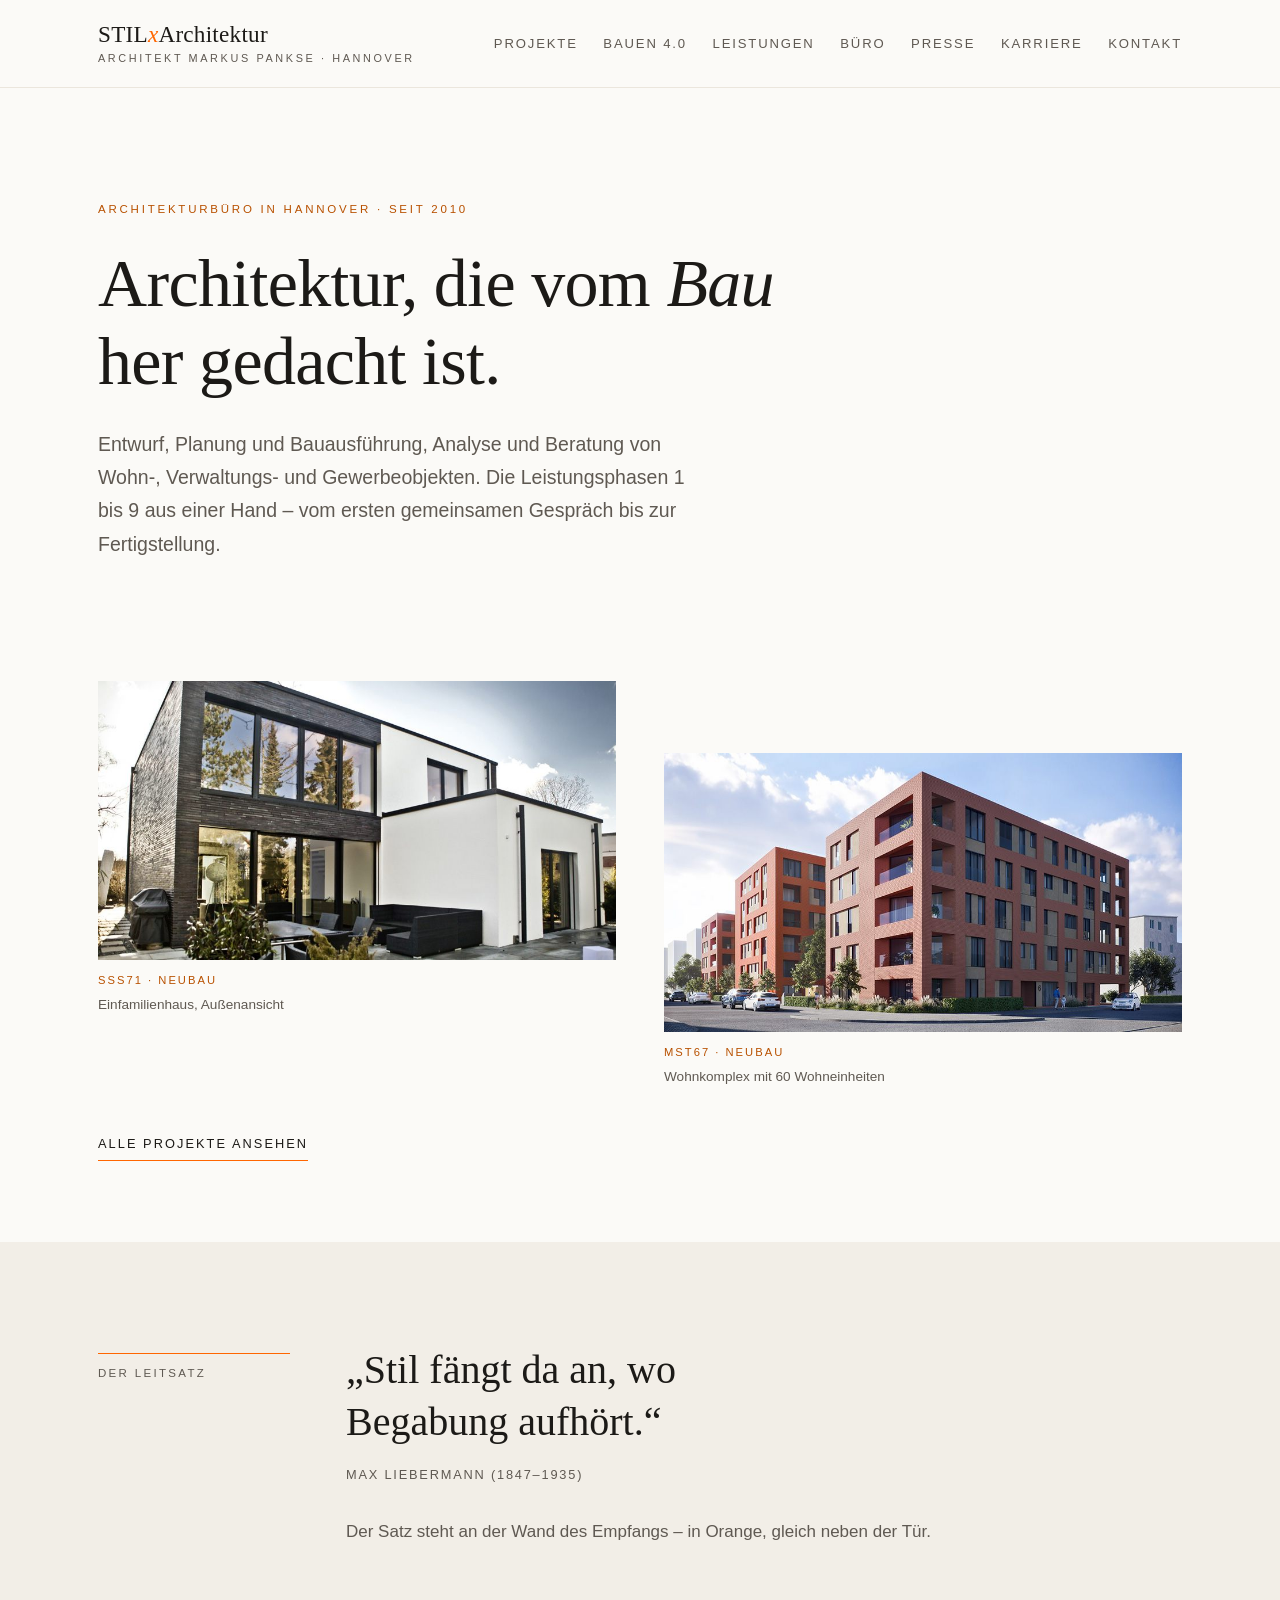
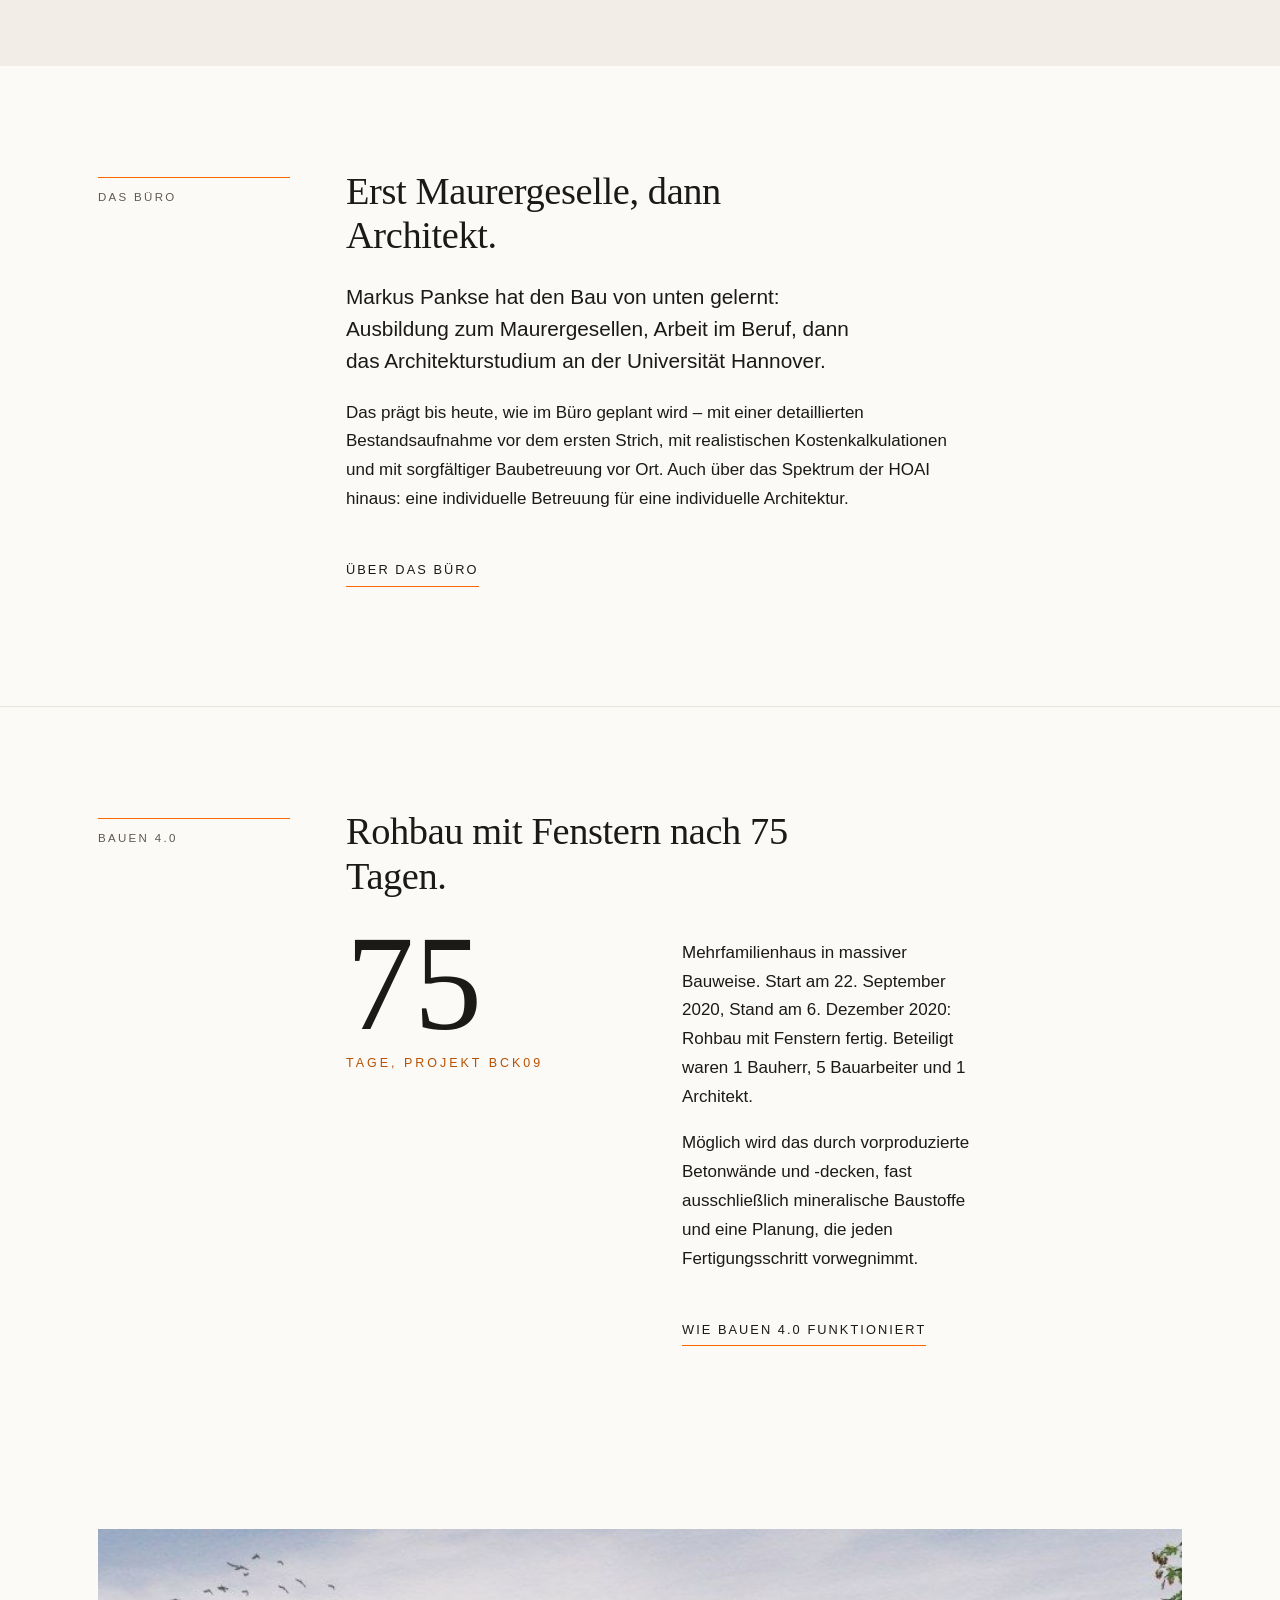
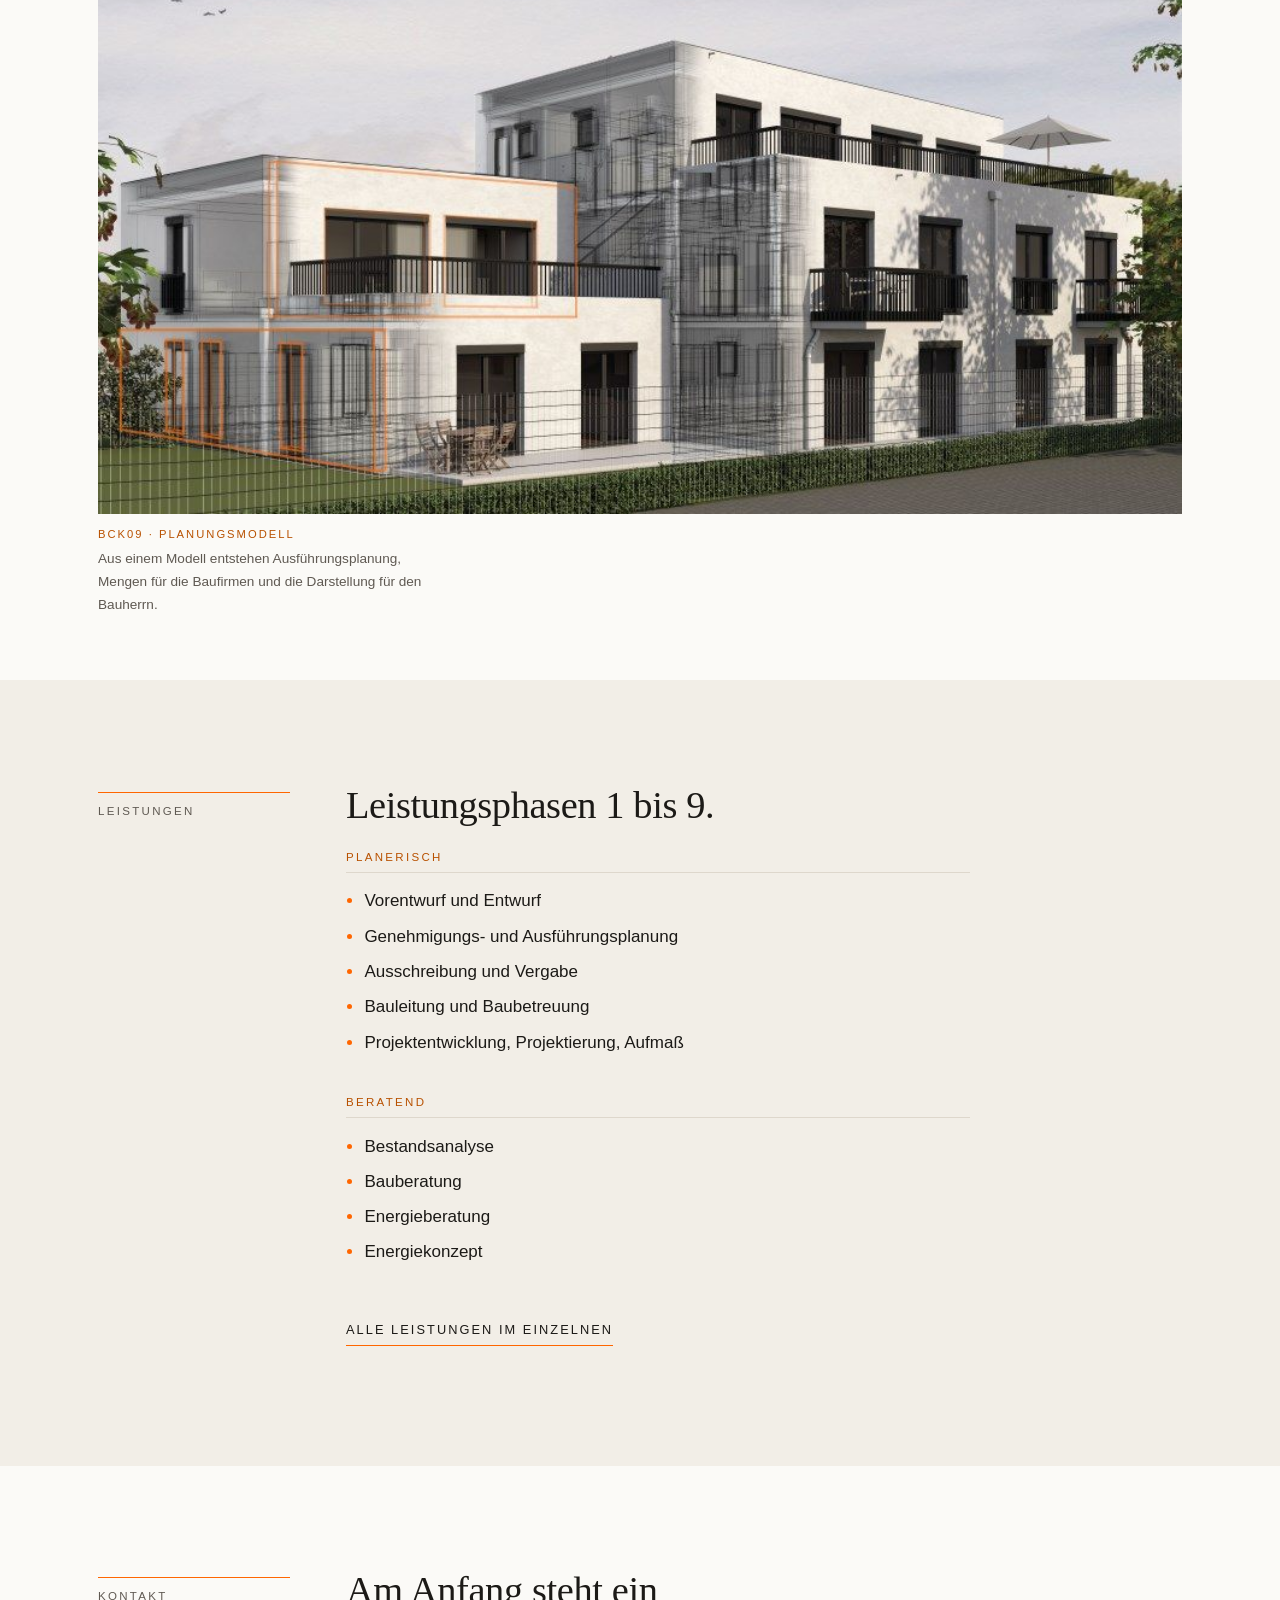
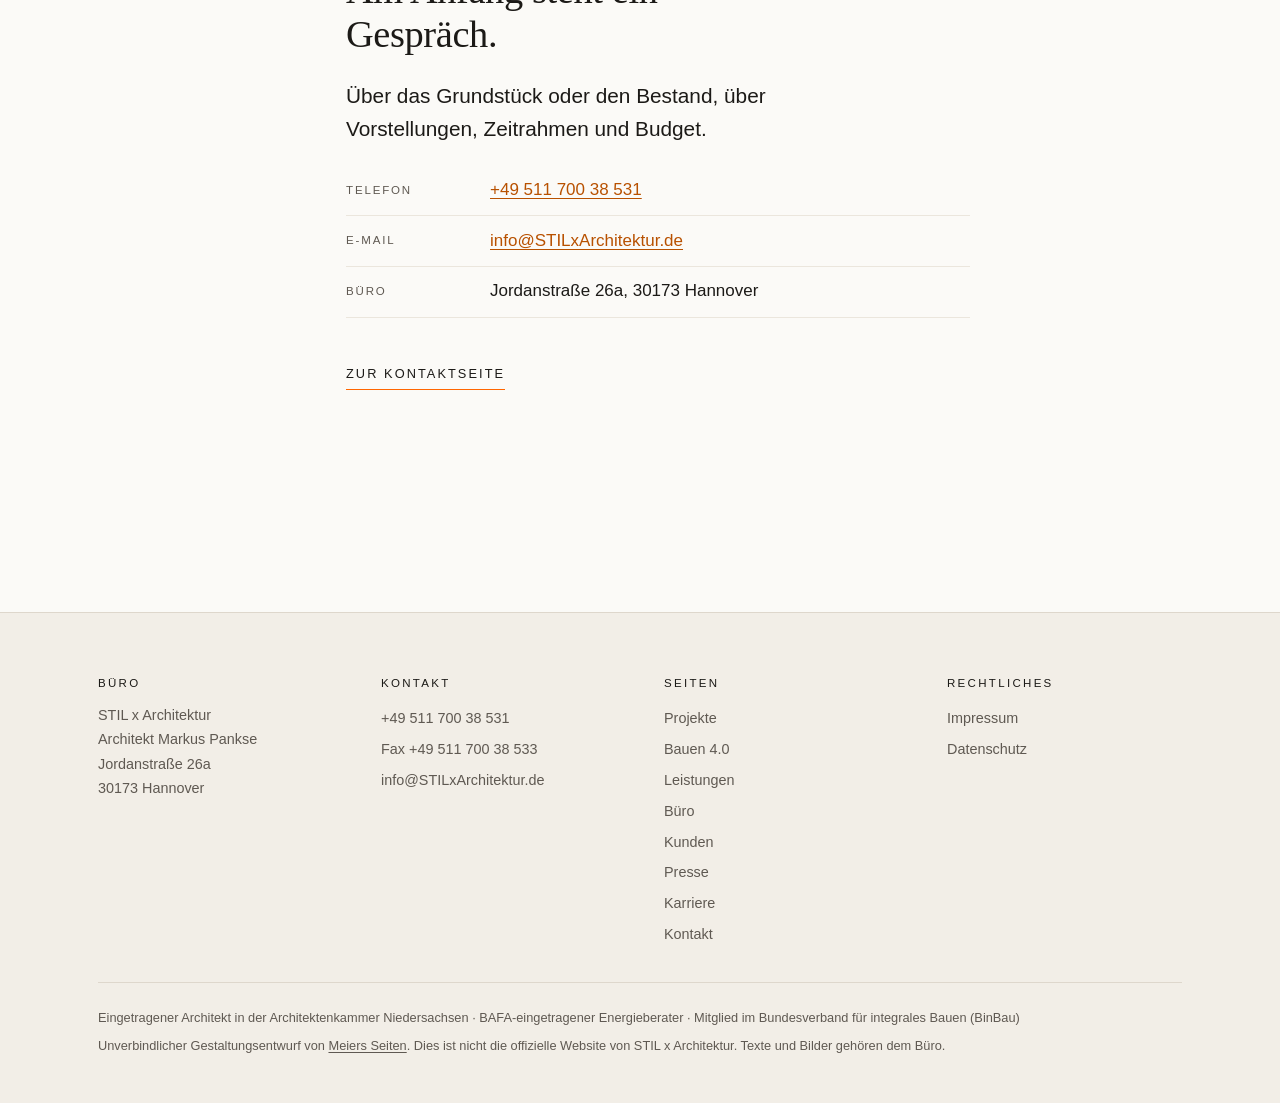
<file: index.html>
<!DOCTYPE html>
<html lang="de" class="kein-js">
<head>
<meta charset="utf-8">
<meta name="viewport" content="width=device-width, initial-scale=1">
<title>STIL x Architektur – Architekturbüro in Hannover</title>
<meta name="description" content="Architekturbüro Markus Pankse in Hannovers Südstadt: Entwurf, Planung und Bauausführung für Wohn-, Verwaltungs- und Gewerbeobjekte. Leistungsphasen 1 bis 9.">
<meta name="robots" content="noindex, nofollow">
<meta property="og:type" content="website">
<meta property="og:locale" content="de_DE">
<meta property="og:title" content="STIL x Architektur – Architekturbüro in Hannover">
<meta property="og:description" content="Entwurf, Planung und Bauausführung. Vom ersten gemeinsamen Gespräch bis zur Fertigstellung.">
<meta property="og:image" content="bilder/einfamilienhaus-sss71-aussen.jpg">
<link rel="icon" href="data:image/svg+xml,%3Csvg xmlns='http://www.w3.org/2000/svg' viewBox='0 0 64 64'%3E%3Crect width='64' height='64' fill='%23fbfaf7'/%3E%3Ctext x='32' y='47' font-family='Georgia,serif' font-style='italic' font-size='46' fill='%23ff6600' text-anchor='middle'%3Ex%3C/text%3E%3C/svg%3E">
<link rel="stylesheet" href="css/style.css">
</head>
<body>

<a class="sprunglink" href="#inhalt">Zum Inhalt springen</a>

<header class="kopf">
  <div class="mitte kopf__innen">
    <a class="marke" href="index.html">
      STIL<span class="marke__x">x</span>Architektur
      <span class="marke__zusatz">Architekt Markus Pankse · Hannover</span>
    </a>
    <button class="menueknopf" type="button" aria-expanded="false" aria-controls="hauptmenue">
      <span class="menueknopf__balken" aria-hidden="true"></span> Menü
    </button>
    <nav class="hauptmenue" id="hauptmenue" aria-label="Hauptmenü">
      <ul class="hauptmenue__liste">
        <li><a class="hauptmenue__link" href="projekte.html">Projekte</a></li>
        <li><a class="hauptmenue__link" href="bauen40.html">Bauen 4.0</a></li>
        <li><a class="hauptmenue__link" href="leistungen.html">Leistungen</a></li>
        <li><a class="hauptmenue__link" href="buero.html">Büro</a></li>
        <li><a class="hauptmenue__link" href="presse.html">Presse</a></li>
        <li><a class="hauptmenue__link" href="karriere.html">Karriere</a></li>
        <li><a class="hauptmenue__link" href="kontakt.html">Kontakt</a></li>
      </ul>
    </nav>
  </div>
</header>

<main id="inhalt">

  <section class="auftakt">
    <div class="mitte">
      <span class="augenmass">Architekturbüro in Hannover · seit 2010</span>
      <h1 class="grosstitel">Architektur, die vom <em>Bau</em> her gedacht ist.</h1>
      <p class="auftakt__text">
        Entwurf, Planung und Bauausführung, Analyse und Beratung von Wohn-,
        Verwaltungs- und Gewerbeobjekten. Die Leistungsphasen 1 bis 9 aus einer
        Hand – vom ersten gemeinsamen Gespräch bis zur Fertigstellung.
      </p>
    </div>
  </section>

  <section class="band band--eng">
    <div class="mitte">
      <div class="versatz">

        <figure class="tafel">
          <img src="bilder/einfamilienhaus-sss71-aussen.jpg" width="900" height="485"
               alt="Zweigeschossiges Einfamilienhaus mit dunkler Klinkerfassade, großen Fensterflächen und weiß verputztem Anbau">
          <figcaption>
            <span class="tafel__nummer">SSS71 · Neubau</span>
            Einfamilienhaus, Außenansicht
          </figcaption>
        </figure>

        <figure class="tafel">
          <img src="bilder/wohnkomplex-mst67.jpg" width="900" height="485"
               alt="Visualisierung eines mehrgeschossigen Wohnkomplexes mit rotem Klinker und Loggien">
          <figcaption>
            <span class="tafel__nummer">MST67 · Neubau</span>
            Wohnkomplex mit 60 Wohneinheiten
          </figcaption>
        </figure>

      </div>
      <p><a class="weiterlesen" href="projekte.html">Alle Projekte ansehen</a></p>
    </div>
  </section>

  <section class="band band--tief">
    <div class="mitte">
      <div class="satz">
        <p class="satz__marginalie">Der Leitsatz</p>
        <div class="satz__inhalt">
          <figure>
            <blockquote class="zitat">„Stil fängt da an, wo Begabung aufhört.“</blockquote>
            <figcaption class="zitat__quelle">Max Liebermann (1847–1935)</figcaption>
          </figure>
          <p class="mager abstand-oben">
            Der Satz steht an der Wand des Empfangs – in Orange, gleich neben
            der Tür.
          </p>
        </div>
      </div>
    </div>
  </section>

  <section class="band">
    <div class="mitte">
      <div class="satz">
        <p class="satz__marginalie">Das Büro</p>
        <div class="satz__inhalt">
          <h2 class="titel">Erst Maurergeselle, dann Architekt.</h2>
          <p class="vorspann">
            Markus Pankse hat den Bau von unten gelernt: Ausbildung zum
            Maurergesellen, Arbeit im Beruf, dann das Architekturstudium an der
            Universität Hannover.
          </p>
          <p>
            Das prägt bis heute, wie im Büro geplant wird – mit einer
            detaillierten Bestandsaufnahme vor dem ersten Strich, mit
            realistischen Kostenkalkulationen und mit sorgfältiger Baubetreuung
            vor Ort. Auch über das Spektrum der HOAI hinaus: eine individuelle
            Betreuung für eine individuelle Architektur.
          </p>
          <p><a class="weiterlesen" href="buero.html">Über das Büro</a></p>
        </div>
      </div>
    </div>
  </section>

  <section class="band band--linie">
    <div class="mitte">
      <div class="satz">
        <p class="satz__marginalie">Bauen 4.0</p>
        <div class="satz__inhalt">
          <h2 class="titel">Rohbau mit Fenstern nach 75 Tagen.</h2>
          <div class="reihe">
            <div>
              <p class="zahl">75<span class="zahl__einheit">Tage, Projekt BCK09</span></p>
            </div>
            <div>
              <p>
                Mehrfamilienhaus in massiver Bauweise. Start am 22. September
                2020, Stand am 6. Dezember 2020: Rohbau mit Fenstern fertig.
                Beteiligt waren 1 Bauherr, 5 Bauarbeiter und 1 Architekt.
              </p>
              <p>
                Möglich wird das durch vorproduzierte Betonwände und -decken,
                fast ausschließlich mineralische Baustoffe und eine Planung, die
                jeden Fertigungsschritt vorwegnimmt.
              </p>
              <p><a class="weiterlesen" href="bauen40.html">Wie Bauen 4.0 funktioniert</a></p>
            </div>
          </div>
        </div>
      </div>
    </div>
  </section>

  <section class="band band--eng">
    <div class="mitte">
      <figure class="tafel">
        <img src="bilder/bauen40-bck09-visualisierung.jpg" width="900" height="485" loading="lazy"
             alt="Visualisierung eines Mehrfamilienhauses, zur Hälfte fertig gerendert, zur anderen Hälfte als graues Drahtmodell mit orange hervorgehobener Wohnung">
        <figcaption>
          <span class="tafel__nummer">BCK09 · Planungsmodell</span>
          Aus einem Modell entstehen Ausführungsplanung, Mengen für die
          Baufirmen und die Darstellung für den Bauherrn.
        </figcaption>
      </figure>
    </div>
  </section>

  <section class="band band--tief">
    <div class="mitte">
      <div class="satz">
        <p class="satz__marginalie">Leistungen</p>
        <div class="satz__inhalt">
          <h2 class="titel">Leistungsphasen 1 bis 9.</h2>
          <div class="spalten spalten--zwei">
            <div>
              <h3 class="rubrik">Planerisch</h3>
              <ul class="punktliste">
                <li>Vorentwurf und Entwurf</li>
                <li>Genehmigungs- und Ausführungsplanung</li>
                <li>Ausschreibung und Vergabe</li>
                <li>Bauleitung und Baubetreuung</li>
                <li>Projektentwicklung, Projektierung, Aufmaß</li>
              </ul>
            </div>
            <div>
              <h3 class="rubrik">Beratend</h3>
              <ul class="punktliste">
                <li>Bestandsanalyse</li>
                <li>Bauberatung</li>
                <li>Energieberatung</li>
                <li>Energiekonzept</li>
              </ul>
            </div>
          </div>
          <p><a class="weiterlesen" href="leistungen.html">Alle Leistungen im Einzelnen</a></p>
        </div>
      </div>
    </div>
  </section>

  <section class="band">
    <div class="mitte">
      <div class="satz">
        <p class="satz__marginalie">Kontakt</p>
        <div class="satz__inhalt">
          <h2 class="titel">Am Anfang steht ein Gespräch.</h2>
          <p class="vorspann">
            Über das Grundstück oder den Bestand, über Vorstellungen,
            Zeitrahmen und Budget.
          </p>
          <dl class="angaben">
            <div class="angaben__paar">
              <dt>Telefon</dt>
              <dd><a href="tel:+4951170038531">+49 511 700 38 531</a></dd>
            </div>
            <div class="angaben__paar">
              <dt>E-Mail</dt>
              <dd><a href="mailto:info@STILxArchitektur.de">info@STILxArchitektur.de</a></dd>
            </div>
            <div class="angaben__paar">
              <dt>Büro</dt>
              <dd>Jordanstraße 26a, 30173 Hannover</dd>
            </div>
          </dl>
          <p><a class="weiterlesen" href="kontakt.html">Zur Kontaktseite</a></p>
        </div>
      </div>
    </div>
  </section>

</main>

<footer class="fuss">
  <div class="mitte">
    <div class="fuss__oben">
      <div>
        <h2>Büro</h2>
        <address>
          STIL x Architektur<br>
          Architekt Markus Pankse<br>
          Jordanstraße 26a<br>
          30173 Hannover
        </address>
      </div>
      <div>
        <h2>Kontakt</h2>
        <ul class="fuss__liste">
          <li><a href="tel:+4951170038531">+49 511 700 38 531</a></li>
          <li>Fax +49 511 700 38 533</li>
          <li><a href="mailto:info@STILxArchitektur.de">info@STILxArchitektur.de</a></li>
        </ul>
      </div>
      <div>
        <h2>Seiten</h2>
        <ul class="fuss__liste">
          <li><a href="projekte.html">Projekte</a></li>
          <li><a href="bauen40.html">Bauen 4.0</a></li>
          <li><a href="leistungen.html">Leistungen</a></li>
          <li><a href="buero.html">Büro</a></li>
          <li><a href="kunden.html">Kunden</a></li>
          <li><a href="presse.html">Presse</a></li>
          <li><a href="karriere.html">Karriere</a></li>
          <li><a href="kontakt.html">Kontakt</a></li>
        </ul>
      </div>
      <div>
        <h2>Rechtliches</h2>
        <ul class="fuss__liste">
          <li><a href="impressum.html">Impressum</a></li>
          <li><a href="datenschutz.html">Datenschutz</a></li>
        </ul>
      </div>
    </div>
    <div class="fuss__unten">
      <p>
        Eingetragener Architekt in der Architektenkammer Niedersachsen ·
        BAFA-eingetragener Energieberater · Mitglied im Bundesverband für
        integrales Bauen (BinBau)
      </p>
      <p>
        Unverbindlicher Gestaltungsentwurf von
        <a href="https://meiersseiten.de" rel="noopener noreferrer" target="_blank">Meiers Seiten</a>.
        Dies ist nicht die offizielle Website von STIL x Architektur. Texte und
        Bilder gehören dem Büro.
      </p>
    </div>
  </div>
</footer>

<script src="js/script.js"></script>
</body>
</html>
</file>
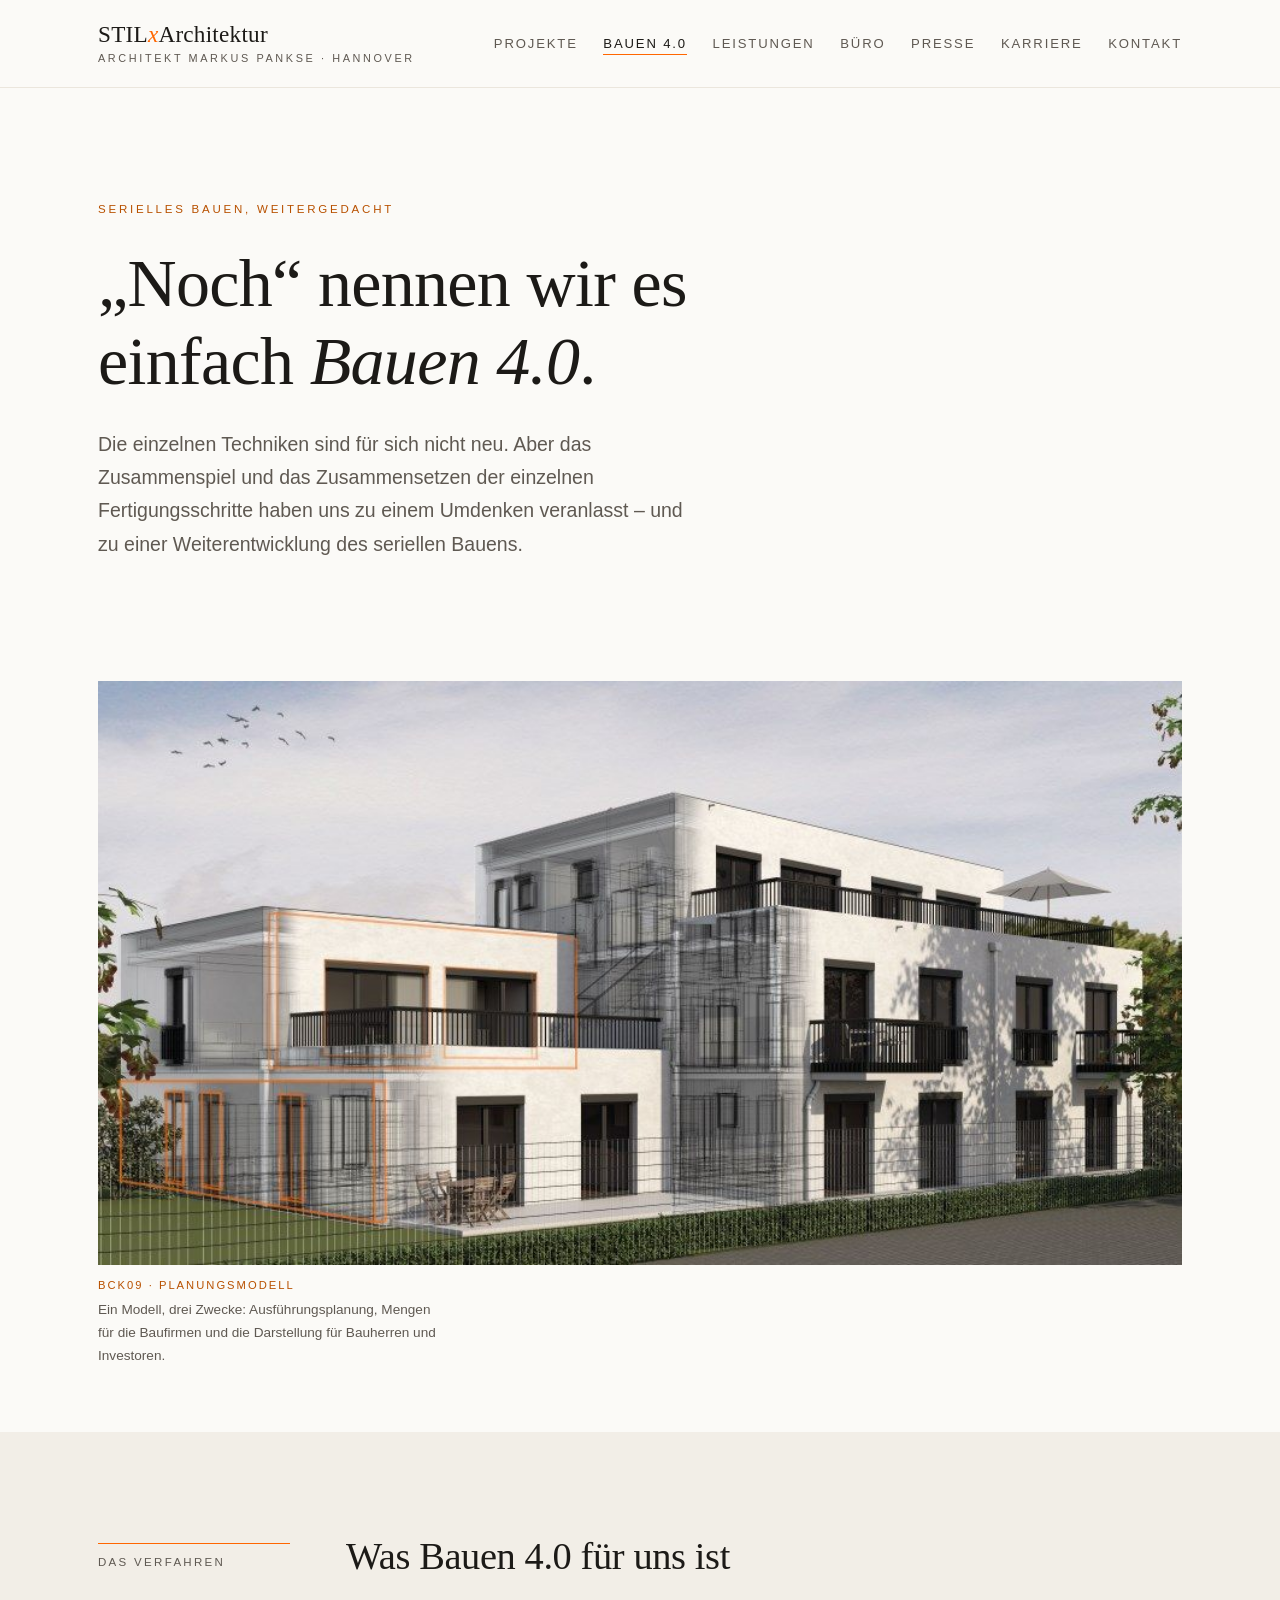
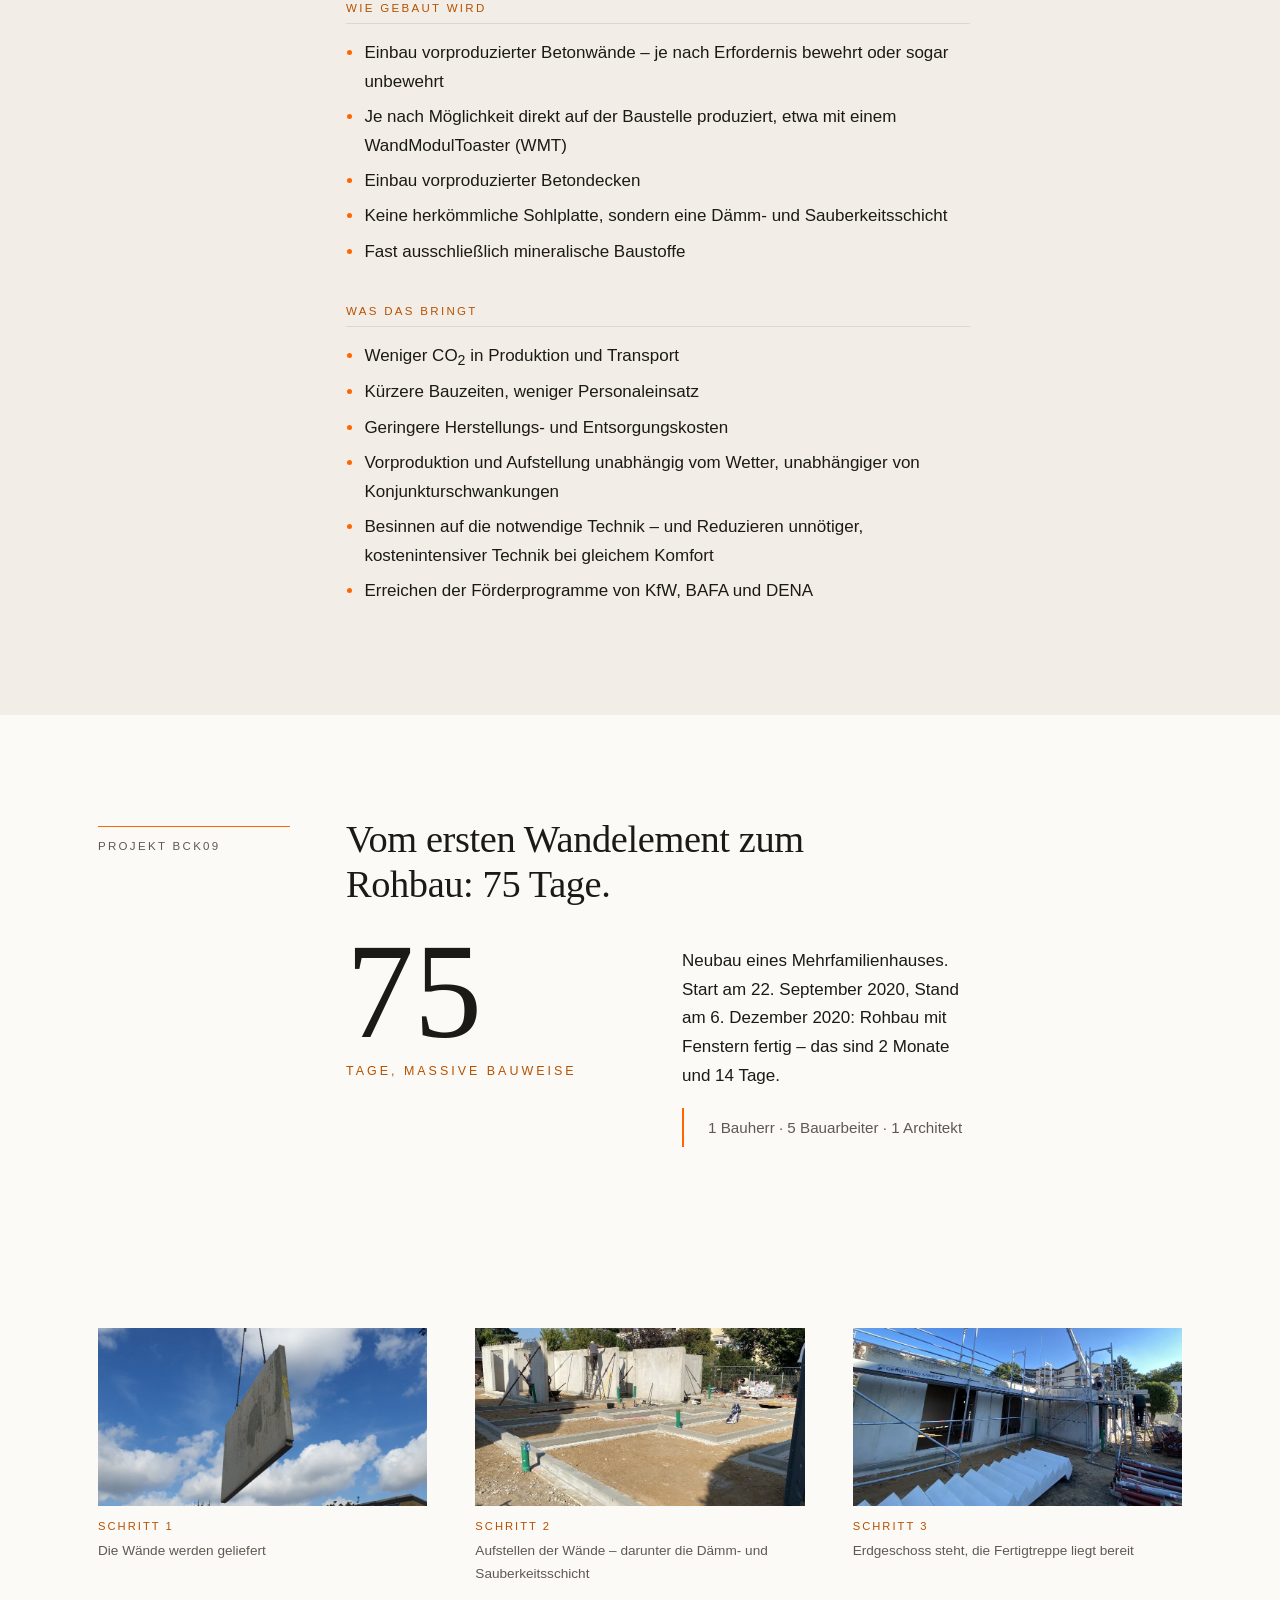
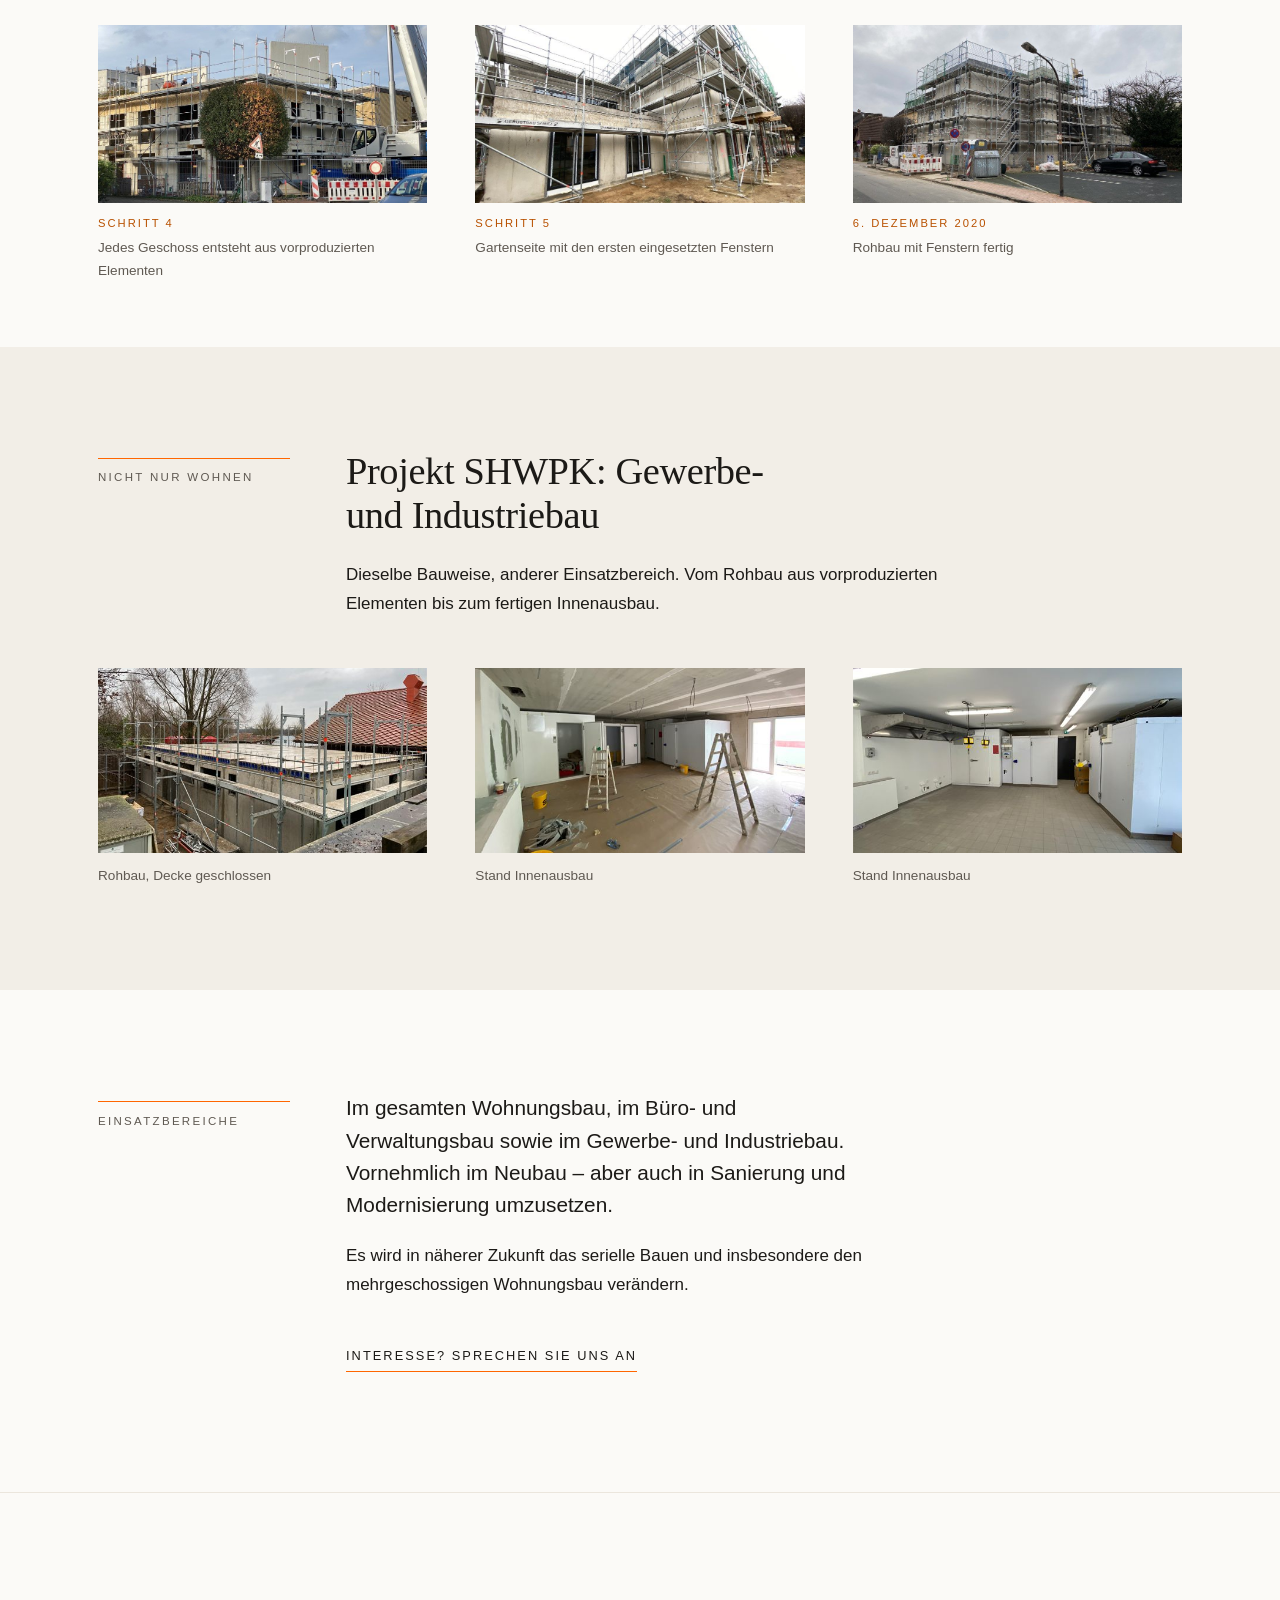
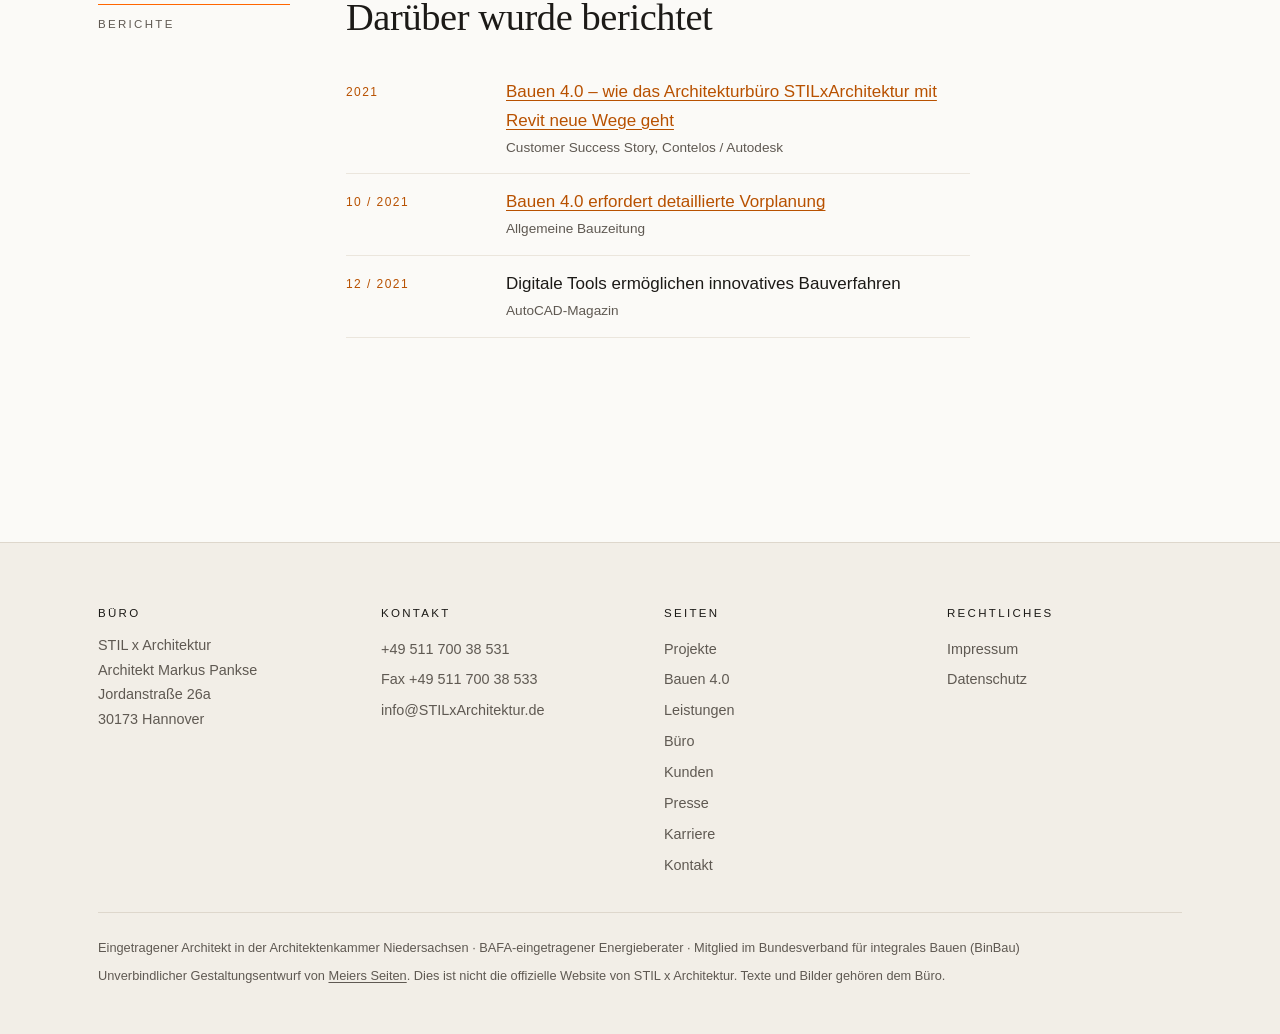
<file: bauen40.html>
<!DOCTYPE html>
<html lang="de" class="kein-js">
<head>
<meta charset="utf-8">
<meta name="viewport" content="width=device-width, initial-scale=1">
<title>Bauen 4.0 – STIL x Architektur</title>
<meta name="description" content="Bauen 4.0: vorproduzierte Betonwände und -decken, mineralische Baustoffe, Produktion direkt auf der Baustelle. Rohbau mit Fenstern nach 75 Tagen.">
<meta name="robots" content="noindex, nofollow">
<link rel="icon" href="data:image/svg+xml,%3Csvg xmlns='http://www.w3.org/2000/svg' viewBox='0 0 64 64'%3E%3Crect width='64' height='64' fill='%23fbfaf7'/%3E%3Ctext x='32' y='47' font-family='Georgia,serif' font-style='italic' font-size='46' fill='%23ff6600' text-anchor='middle'%3Ex%3C/text%3E%3C/svg%3E">
<link rel="stylesheet" href="css/style.css">
</head>
<body>

<a class="sprunglink" href="#inhalt">Zum Inhalt springen</a>

<header class="kopf">
  <div class="mitte kopf__innen">
    <a class="marke" href="index.html">
      STIL<span class="marke__x">x</span>Architektur
      <span class="marke__zusatz">Architekt Markus Pankse · Hannover</span>
    </a>
    <button class="menueknopf" type="button" aria-expanded="false" aria-controls="hauptmenue">
      <span class="menueknopf__balken" aria-hidden="true"></span> Menü
    </button>
    <nav class="hauptmenue" id="hauptmenue" aria-label="Hauptmenü">
      <ul class="hauptmenue__liste">
        <li><a class="hauptmenue__link" href="projekte.html">Projekte</a></li>
        <li><a class="hauptmenue__link" href="bauen40.html" aria-current="page">Bauen 4.0</a></li>
        <li><a class="hauptmenue__link" href="leistungen.html">Leistungen</a></li>
        <li><a class="hauptmenue__link" href="buero.html">Büro</a></li>
        <li><a class="hauptmenue__link" href="presse.html">Presse</a></li>
        <li><a class="hauptmenue__link" href="karriere.html">Karriere</a></li>
        <li><a class="hauptmenue__link" href="kontakt.html">Kontakt</a></li>
      </ul>
    </nav>
  </div>
</header>

<main id="inhalt">

  <section class="auftakt">
    <div class="mitte">
      <span class="augenmass">Serielles Bauen, weitergedacht</span>
      <h1 class="grosstitel">„Noch“ nennen wir es einfach <em>Bauen 4.0</em>.</h1>
      <p class="auftakt__text">
        Die einzelnen Techniken sind für sich nicht neu. Aber das Zusammenspiel
        und das Zusammensetzen der einzelnen Fertigungsschritte haben uns zu
        einem Umdenken veranlasst – und zu einer Weiterentwicklung des seriellen
        Bauens.
      </p>
    </div>
  </section>

  <section class="band band--eng">
    <div class="mitte">
      <figure class="tafel">
        <img src="bilder/bauen40-bck09-visualisierung.jpg" width="900" height="485"
             alt="Visualisierung eines Mehrfamilienhauses, zur Hälfte fertig gerendert, zur anderen Hälfte als graues Drahtmodell mit orange hervorgehobener Wohnung">
        <figcaption>
          <span class="tafel__nummer">BCK09 · Planungsmodell</span>
          Ein Modell, drei Zwecke: Ausführungsplanung, Mengen für die Baufirmen
          und die Darstellung für Bauherren und Investoren.
        </figcaption>
      </figure>
    </div>
  </section>

  <section class="band band--tief">
    <div class="mitte">
      <div class="satz">
        <p class="satz__marginalie">Das Verfahren</p>
        <div class="satz__inhalt">
          <h2 class="titel">Was Bauen 4.0 für uns ist</h2>
          <div class="spalten spalten--zwei">
            <div>
              <h3 class="rubrik">Wie gebaut wird</h3>
              <ul class="punktliste">
                <li>Einbau vorproduzierter Betonwände – je nach Erfordernis bewehrt oder sogar unbewehrt</li>
                <li>Je nach Möglichkeit direkt auf der Baustelle produziert, etwa mit einem WandModulToaster (WMT)</li>
                <li>Einbau vorproduzierter Betondecken</li>
                <li>Keine herkömmliche Sohlplatte, sondern eine Dämm- und Sauberkeitsschicht</li>
                <li>Fast ausschließlich mineralische Baustoffe</li>
              </ul>
            </div>
            <div>
              <h3 class="rubrik">Was das bringt</h3>
              <ul class="punktliste">
                <li>Weniger CO<sub>2</sub> in Produktion und Transport</li>
                <li>Kürzere Bauzeiten, weniger Personaleinsatz</li>
                <li>Geringere Herstellungs- und Entsorgungskosten</li>
                <li>Vorproduktion und Aufstellung unabhängig vom Wetter, unabhängiger von Konjunkturschwankungen</li>
                <li>Besinnen auf die notwendige Technik – und Reduzieren unnötiger, kostenintensiver Technik bei gleichem Komfort</li>
                <li>Erreichen der Förderprogramme von KfW, BAFA und DENA</li>
              </ul>
            </div>
          </div>
        </div>
      </div>
    </div>
  </section>

  <section class="band">
    <div class="mitte">
      <div class="satz">
        <p class="satz__marginalie">Projekt BCK09</p>
        <div class="satz__inhalt">
          <h2 class="titel">Vom ersten Wandelement zum Rohbau: 75 Tage.</h2>
          <div class="reihe">
            <div>
              <p class="zahl">75<span class="zahl__einheit">Tage, massive Bauweise</span></p>
            </div>
            <div>
              <p>
                Neubau eines Mehrfamilienhauses. Start am 22. September 2020,
                Stand am 6. Dezember 2020: Rohbau mit Fenstern fertig – das sind
                2 Monate und 14 Tage.
              </p>
              <p class="merkkasten">1 Bauherr · 5 Bauarbeiter · 1 Architekt</p>
            </div>
          </div>
        </div>
      </div>
    </div>
  </section>

  <section class="band band--eng">
    <div class="mitte">
      <div class="reihe">

        <figure class="tafel">
          <img src="bilder/bauen40-bck09-01-anlieferung.jpg" width="900" height="485" loading="lazy"
               alt="Ein vorproduziertes Betonwandelement hängt an zwei Ketten am Kran vor blauem Himmel">
          <figcaption>
            <span class="tafel__nummer">Schritt 1</span>
            Die Wände werden geliefert
          </figcaption>
        </figure>

        <figure class="tafel">
          <img src="bilder/bauen40-bck09-02-wandmontage.jpg" width="900" height="485" loading="lazy"
               alt="Baustelle im Erdgeschoss: aufgestellte Betonwände mit Schrägstützen, davor die Streifenfundamente ohne durchgehende Sohlplatte">
          <figcaption>
            <span class="tafel__nummer">Schritt 2</span>
            Aufstellen der Wände – darunter die Dämm- und Sauberkeitsschicht
          </figcaption>
        </figure>

        <figure class="tafel">
          <img src="bilder/bauen40-bck09-03-wandmontage.jpg" width="900" height="485" loading="lazy"
               alt="Erdgeschoss im Gerüst, davor liegt ein vorgefertigter Betontreppenlauf auf dem Sand">
          <figcaption>
            <span class="tafel__nummer">Schritt 3</span>
            Erdgeschoss steht, die Fertigtreppe liegt bereit
          </figcaption>
        </figure>

        <figure class="tafel">
          <img src="bilder/bauen40-bck09-04-geschoss.jpg" width="900" height="485" loading="lazy"
               alt="Autokran hebt ein Betonwandelement auf das oberste Geschoss des eingerüsteten Rohbaus">
          <figcaption>
            <span class="tafel__nummer">Schritt 4</span>
            Jedes Geschoss entsteht aus vorproduzierten Elementen
          </figcaption>
        </figure>

        <figure class="tafel">
          <img src="bilder/bauen40-bck09-06-geschoss.jpg" width="900" height="485" loading="lazy"
               alt="Rohbau von der Gartenseite mit eingesetzten Fenstern und Türen im Erdgeschoss">
          <figcaption>
            <span class="tafel__nummer">Schritt 5</span>
            Gartenseite mit den ersten eingesetzten Fenstern
          </figcaption>
        </figure>

        <figure class="tafel">
          <img src="bilder/bauen40-rohbau-bck09.jpg" width="900" height="485" loading="lazy"
               alt="Viergeschossiger Rohbau im Baugerüst mit bereits eingesetzten Fenstern, davor die abgesperrte Baustelleneinfahrt">
          <figcaption>
            <span class="tafel__nummer">6. Dezember 2020</span>
            Rohbau mit Fenstern fertig
          </figcaption>
        </figure>

      </div>
    </div>
  </section>

  <section class="band band--tief">
    <div class="mitte">
      <div class="satz">
        <p class="satz__marginalie">Nicht nur Wohnen</p>
        <div class="satz__inhalt">
          <h2 class="titel">Projekt SHWPK: Gewerbe- und Industriebau</h2>
          <p>
            Dieselbe Bauweise, anderer Einsatzbereich. Vom Rohbau aus
            vorproduzierten Elementen bis zum fertigen Innenausbau.
          </p>
        </div>
      </div>

      <div class="reihe abstand-oben">

        <figure class="tafel">
          <img src="bilder/bauen40-shwpk-01.jpg" width="560" height="315" loading="lazy"
               alt="Eingeschossiger Betonrohbau im Gerüst mit fertiger Deckenplatte, dahinter ein Gebäude mit rotem Ziegeldach">
          <figcaption>Rohbau, Decke geschlossen</figcaption>
        </figure>

        <figure class="tafel">
          <img src="bilder/bauen40-shwpk-02.jpg" width="560" height="315" loading="lazy"
               alt="Innenraum im Ausbau: verspachtelte Wände, abgedeckter Boden, zwei Leitern und eingebaute Kühlzellen">
          <figcaption>Stand Innenausbau</figcaption>
        </figure>

        <figure class="tafel">
          <img src="bilder/bauen40-shwpk-03.jpg" width="560" height="315" loading="lazy"
               alt="Derselbe Raum fertig ausgebaut: gefliester Boden, Deckenleuchten, Lüftungshaube und weiße Kühlzellen">
          <figcaption>Stand Innenausbau</figcaption>
        </figure>

      </div>
    </div>
  </section>

  <section class="band">
    <div class="mitte">
      <div class="satz">
        <p class="satz__marginalie">Einsatzbereiche</p>
        <div class="satz__inhalt">
          <p class="vorspann">
            Im gesamten Wohnungsbau, im Büro- und Verwaltungsbau sowie im
            Gewerbe- und Industriebau. Vornehmlich im Neubau – aber auch in
            Sanierung und Modernisierung umzusetzen.
          </p>
          <p>
            Es wird in näherer Zukunft das serielle Bauen und insbesondere den
            mehrgeschossigen Wohnungsbau verändern.
          </p>
          <p><a class="weiterlesen" href="kontakt.html">Interesse? Sprechen Sie uns an</a></p>
        </div>
      </div>
    </div>
  </section>

  <section class="band band--linie">
    <div class="mitte">
      <div class="satz">
        <p class="satz__marginalie">Berichte</p>
        <div class="satz__inhalt">
          <h2 class="titel">Darüber wurde berichtet</h2>
          <ul class="presseliste">
            <li>
              <span class="presseliste__datum">2021</span>
              <span>
                <a href="https://www.contelos.de/customer-success/bauen-4-0-wie-das-architekturbuero-stilxarchitektur-mit-revit-neue-wege-geht" rel="noopener noreferrer" target="_blank">Bauen 4.0 – wie das Architekturbüro STILxArchitektur mit Revit neue Wege geht</a>
                <span class="presseliste__quelle">Customer Success Story, Contelos / Autodesk</span>
              </span>
            </li>
            <li>
              <span class="presseliste__datum">10 / 2021</span>
              <span>
                <a href="https://allgemeinebauzeitung.de/abz/bauen-40-erfordert-detaillierte-vorplanung-digitale-planungstools-machen-innovatives-bauverfahren-in-hannover-moeglich-45530.html" rel="noopener noreferrer" target="_blank">Bauen 4.0 erfordert detaillierte Vorplanung</a>
                <span class="presseliste__quelle">Allgemeine Bauzeitung</span>
              </span>
            </li>
            <li>
              <span class="presseliste__datum">12 / 2021</span>
              <span>
                Digitale Tools ermöglichen innovatives Bauverfahren
                <span class="presseliste__quelle">AutoCAD-Magazin</span>
              </span>
            </li>
          </ul>
        </div>
      </div>
    </div>
  </section>
</main>

<footer class="fuss">
  <div class="mitte">
    <div class="fuss__oben">
      <div>
        <h2>Büro</h2>
        <address>
          STIL x Architektur<br>
          Architekt Markus Pankse<br>
          Jordanstraße 26a<br>
          30173 Hannover
        </address>
      </div>
      <div>
        <h2>Kontakt</h2>
        <ul class="fuss__liste">
          <li><a href="tel:+4951170038531">+49 511 700 38 531</a></li>
          <li>Fax +49 511 700 38 533</li>
          <li><a href="mailto:info@STILxArchitektur.de">info@STILxArchitektur.de</a></li>
        </ul>
      </div>
      <div>
        <h2>Seiten</h2>
        <ul class="fuss__liste">
          <li><a href="projekte.html">Projekte</a></li>
          <li><a href="bauen40.html">Bauen 4.0</a></li>
          <li><a href="leistungen.html">Leistungen</a></li>
          <li><a href="buero.html">Büro</a></li>
          <li><a href="kunden.html">Kunden</a></li>
          <li><a href="presse.html">Presse</a></li>
          <li><a href="karriere.html">Karriere</a></li>
          <li><a href="kontakt.html">Kontakt</a></li>
        </ul>
      </div>
      <div>
        <h2>Rechtliches</h2>
        <ul class="fuss__liste">
          <li><a href="impressum.html">Impressum</a></li>
          <li><a href="datenschutz.html">Datenschutz</a></li>
        </ul>
      </div>
    </div>
    <div class="fuss__unten">
      <p>
        Eingetragener Architekt in der Architektenkammer Niedersachsen ·
        BAFA-eingetragener Energieberater · Mitglied im Bundesverband für
        integrales Bauen (BinBau)
      </p>
      <p>
        Unverbindlicher Gestaltungsentwurf von
        <a href="https://meiersseiten.de" rel="noopener noreferrer" target="_blank">Meiers Seiten</a>.
        Dies ist nicht die offizielle Website von STIL x Architektur. Texte und
        Bilder gehören dem Büro.
      </p>
    </div>
  </div>
</footer>

<script src="js/script.js"></script>
</body>
</html>
</file>
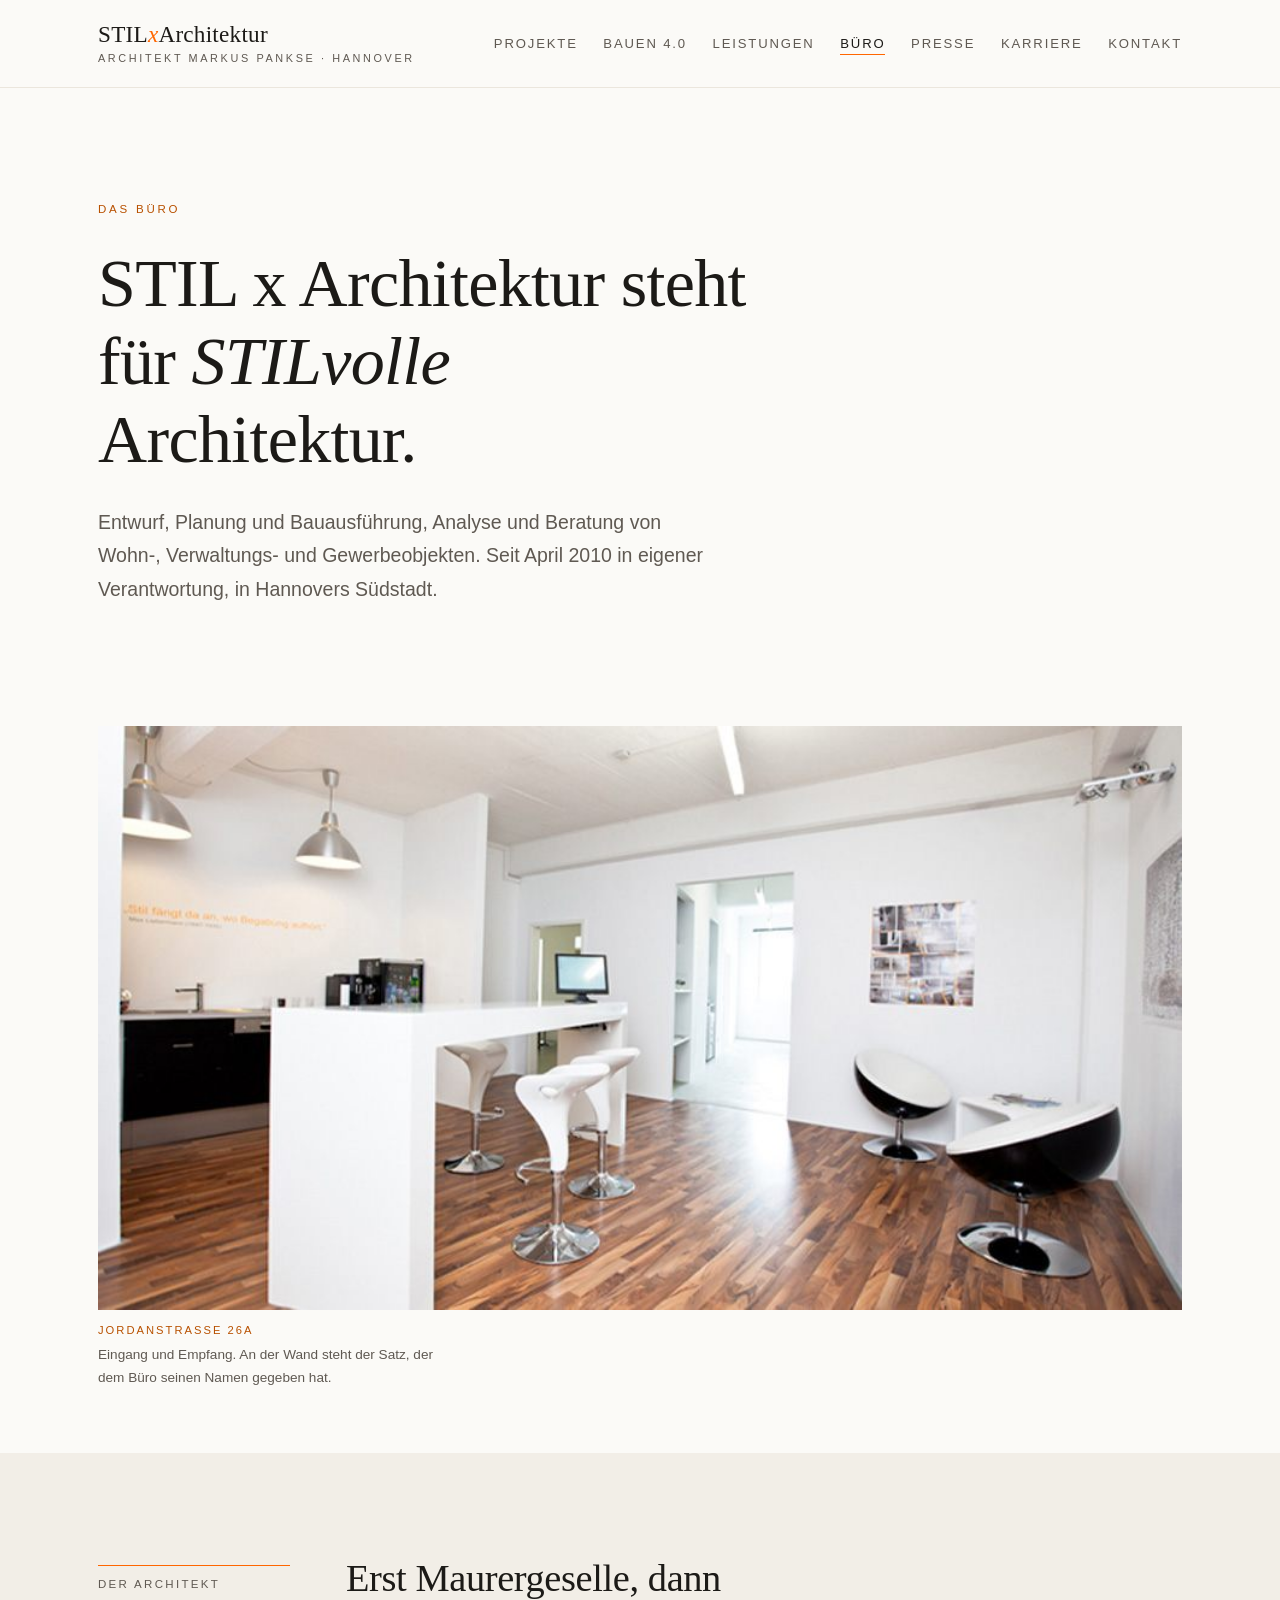
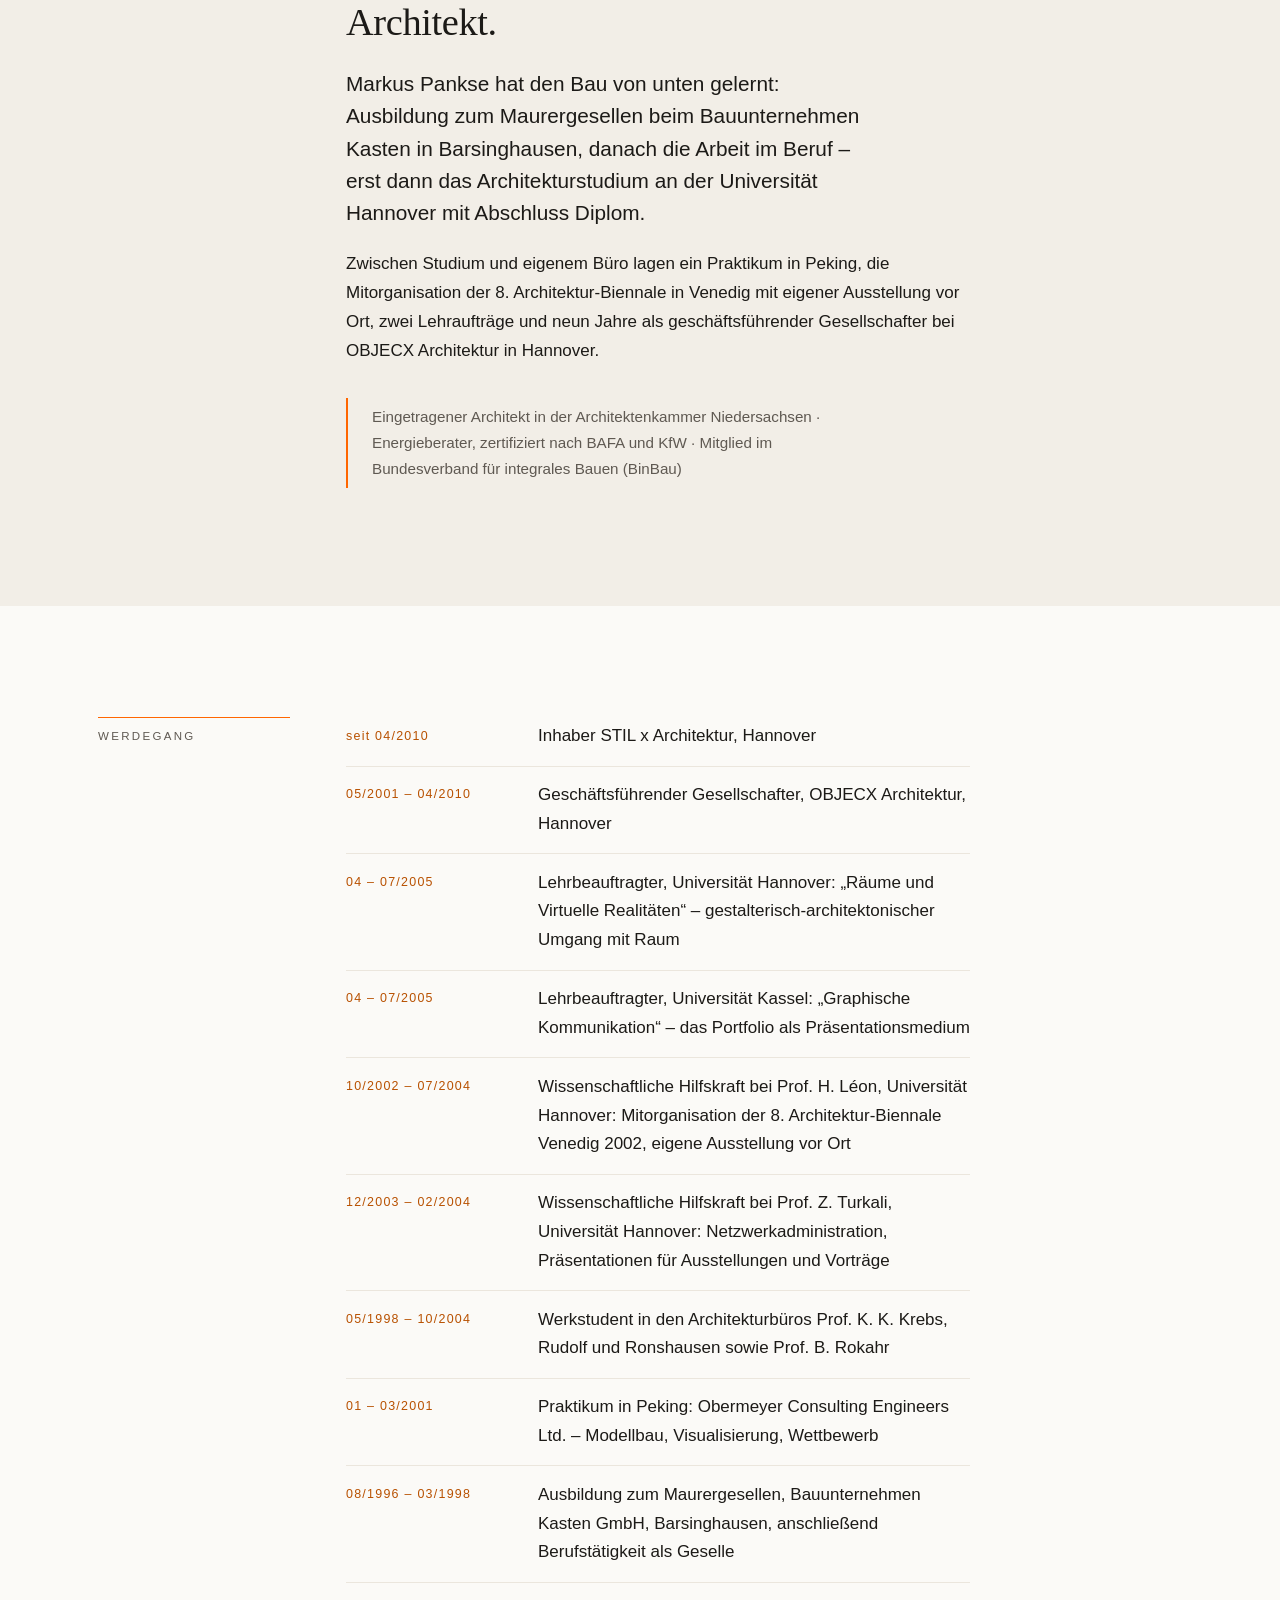
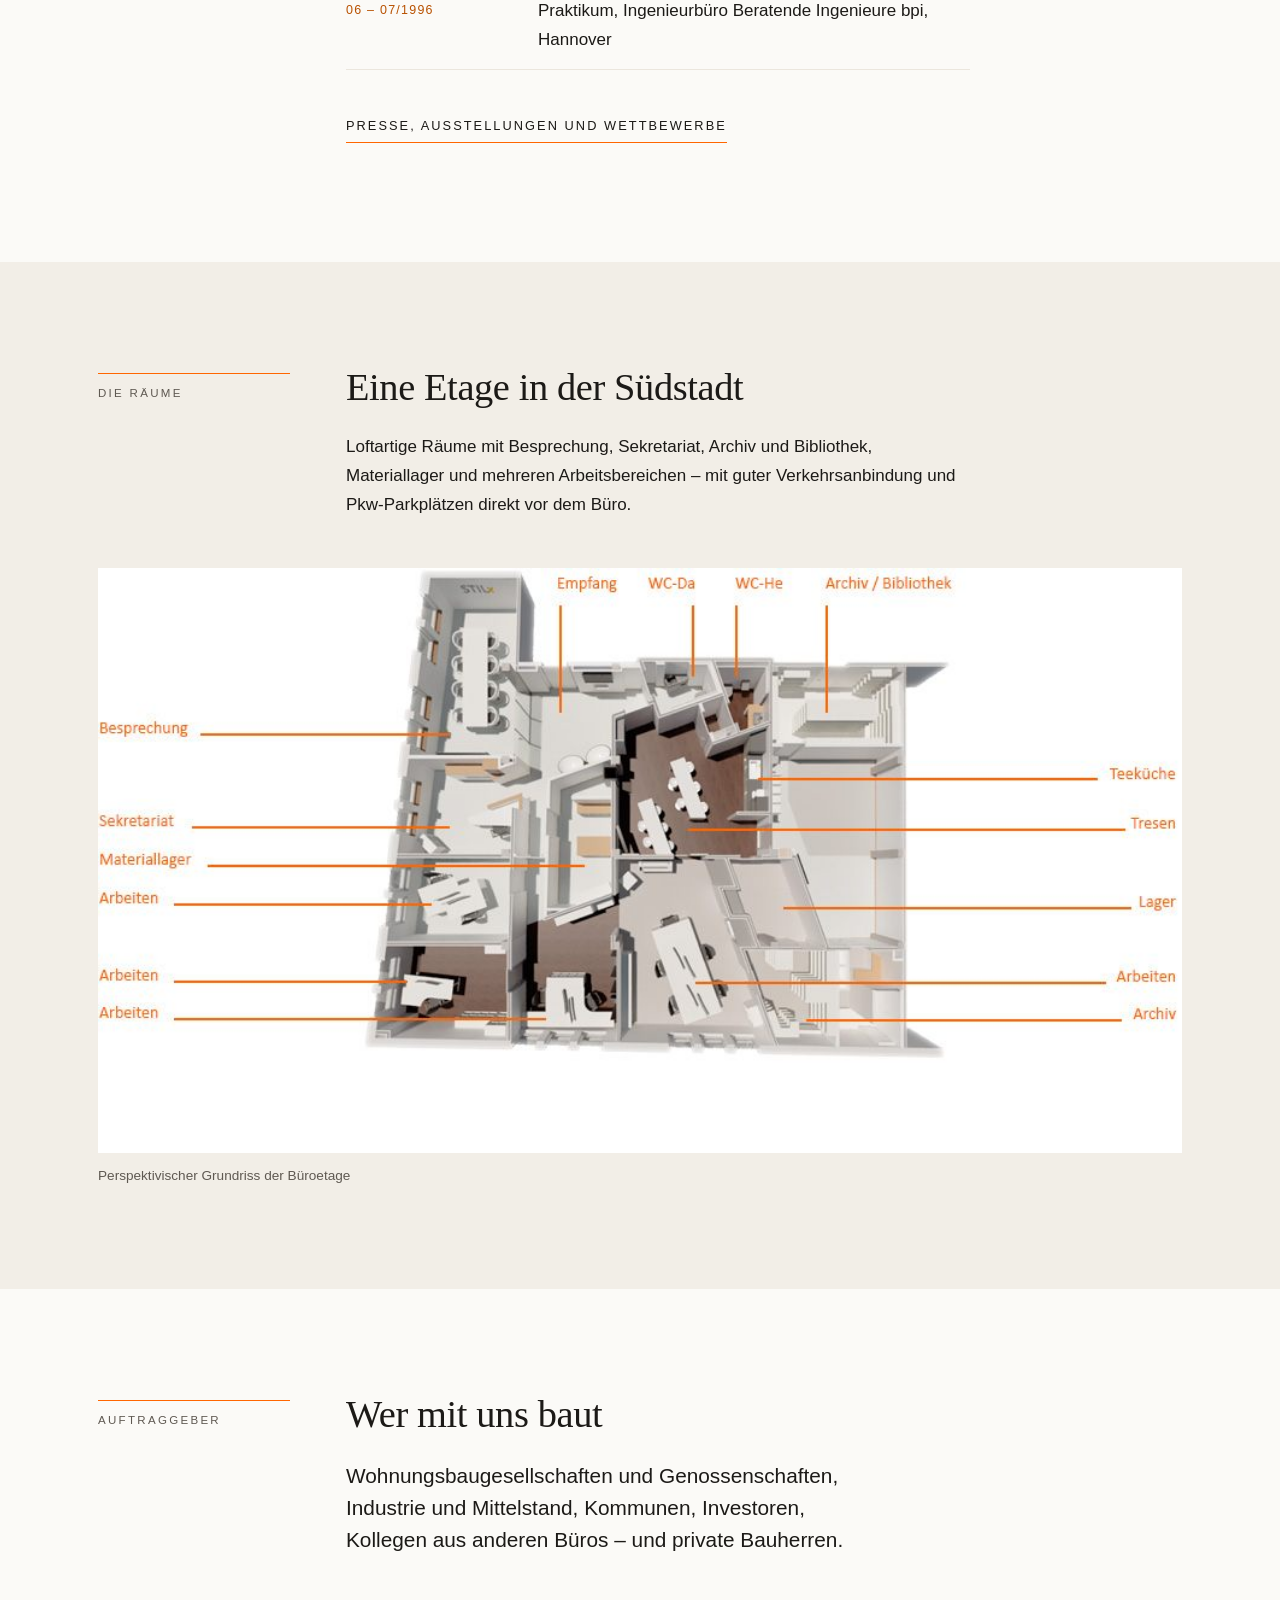
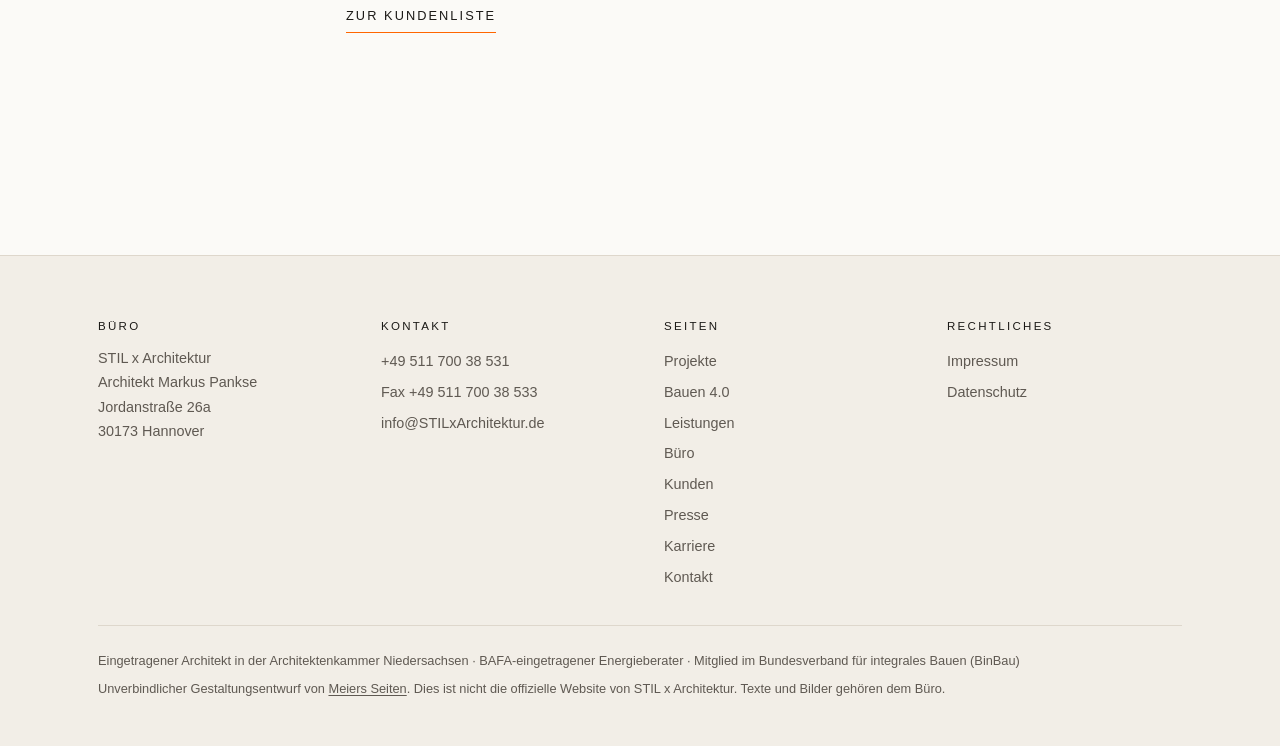
<file: buero.html>
<!DOCTYPE html>
<html lang="de" class="kein-js">
<head>
<meta charset="utf-8">
<meta name="viewport" content="width=device-width, initial-scale=1">
<title>Büro – STIL x Architektur</title>
<meta name="description" content="STIL x Architektur in Hannovers Südstadt. Architekt Markus Pankse, eingetragen in der Architektenkammer Niedersachsen, Energieberater nach BAFA und KfW.">
<meta name="robots" content="noindex, nofollow">
<link rel="icon" href="data:image/svg+xml,%3Csvg xmlns='http://www.w3.org/2000/svg' viewBox='0 0 64 64'%3E%3Crect width='64' height='64' fill='%23fbfaf7'/%3E%3Ctext x='32' y='47' font-family='Georgia,serif' font-style='italic' font-size='46' fill='%23ff6600' text-anchor='middle'%3Ex%3C/text%3E%3C/svg%3E">
<link rel="stylesheet" href="css/style.css">
</head>
<body>

<a class="sprunglink" href="#inhalt">Zum Inhalt springen</a>

<header class="kopf">
  <div class="mitte kopf__innen">
    <a class="marke" href="index.html">
      STIL<span class="marke__x">x</span>Architektur
      <span class="marke__zusatz">Architekt Markus Pankse · Hannover</span>
    </a>
    <button class="menueknopf" type="button" aria-expanded="false" aria-controls="hauptmenue">
      <span class="menueknopf__balken" aria-hidden="true"></span> Menü
    </button>
    <nav class="hauptmenue" id="hauptmenue" aria-label="Hauptmenü">
      <ul class="hauptmenue__liste">
        <li><a class="hauptmenue__link" href="projekte.html">Projekte</a></li>
        <li><a class="hauptmenue__link" href="bauen40.html">Bauen 4.0</a></li>
        <li><a class="hauptmenue__link" href="leistungen.html">Leistungen</a></li>
        <li><a class="hauptmenue__link" href="buero.html" aria-current="page">Büro</a></li>
        <li><a class="hauptmenue__link" href="presse.html">Presse</a></li>
        <li><a class="hauptmenue__link" href="karriere.html">Karriere</a></li>
        <li><a class="hauptmenue__link" href="kontakt.html">Kontakt</a></li>
      </ul>
    </nav>
  </div>
</header>

<main id="inhalt">

  <section class="auftakt">
    <div class="mitte">
      <span class="augenmass">Das Büro</span>
      <h1 class="grosstitel">STIL x Architektur steht für <em>STILvolle</em> Architektur.</h1>
      <p class="auftakt__text">
        Entwurf, Planung und Bauausführung, Analyse und Beratung von Wohn-,
        Verwaltungs- und Gewerbeobjekten. Seit April 2010 in eigener
        Verantwortung, in Hannovers Südstadt.
      </p>
    </div>
  </section>

  <section class="band band--eng">
    <div class="mitte">
      <figure class="tafel">
        <img src="bilder/buero-eingang-empfang.jpg" width="900" height="485"
             alt="Empfangsbereich des Büros mit Küchenzeile, Bartresen und Sitzgruppe; links an der Wand steht in oranger Schrift der Satz „Stil fängt da an, wo Begabung aufhört“">
        <figcaption>
          <span class="tafel__nummer">Jordanstraße 26a</span>
          Eingang und Empfang. An der Wand steht der Satz, der dem Büro seinen
          Namen gegeben hat.
        </figcaption>
      </figure>
    </div>
  </section>

  <section class="band band--tief">
    <div class="mitte">
      <div class="satz">
        <p class="satz__marginalie">Der Architekt</p>
        <div class="satz__inhalt">
          <h2 class="titel">Erst Maurergeselle, dann Architekt.</h2>
          <p class="vorspann">
            Markus Pankse hat den Bau von unten gelernt: Ausbildung zum
            Maurergesellen beim Bauunternehmen Kasten in Barsinghausen, danach
            die Arbeit im Beruf – erst dann das Architekturstudium an der
            Universität Hannover mit Abschluss Diplom.
          </p>
          <p>
            Zwischen Studium und eigenem Büro lagen ein Praktikum in Peking, die
            Mitorganisation der 8. Architektur-Biennale in Venedig mit eigener
            Ausstellung vor Ort, zwei Lehraufträge und neun Jahre als
            geschäftsführender Gesellschafter bei OBJECX Architektur in
            Hannover.
          </p>
          <p class="merkkasten abstand-oben">
            Eingetragener Architekt in der Architektenkammer Niedersachsen ·
            Energieberater, zertifiziert nach BAFA und KfW · Mitglied im
            Bundesverband für integrales Bauen (BinBau)
          </p>
        </div>
      </div>
    </div>
  </section>

  <section class="band">
    <div class="mitte">
      <div class="satz">
        <p class="satz__marginalie">Werdegang</p>
        <div class="satz__inhalt">
          <ul class="werdegang">
            <li>
              <span class="werdegang__zeit">seit 04/2010</span>
              <span>Inhaber STIL x Architektur, Hannover</span>
            </li>
            <li>
              <span class="werdegang__zeit">05/2001 – 04/2010</span>
              <span>Geschäftsführender Gesellschafter, OBJECX Architektur, Hannover</span>
            </li>
            <li>
              <span class="werdegang__zeit">04 – 07/2005</span>
              <span>Lehrbeauftragter, Universität Hannover: „Räume und Virtuelle Realitäten“ – gestalterisch-architektonischer Umgang mit Raum</span>
            </li>
            <li>
              <span class="werdegang__zeit">04 – 07/2005</span>
              <span>Lehrbeauftragter, Universität Kassel: „Graphische Kommunikation“ – das Portfolio als Präsentationsmedium</span>
            </li>
            <li>
              <span class="werdegang__zeit">10/2002 – 07/2004</span>
              <span>Wissenschaftliche Hilfskraft bei Prof. H. Léon, Universität Hannover: Mitorganisation der 8. Architektur-Biennale Venedig 2002, eigene Ausstellung vor Ort</span>
            </li>
            <li>
              <span class="werdegang__zeit">12/2003 – 02/2004</span>
              <span>Wissenschaftliche Hilfskraft bei Prof. Z. Turkali, Universität Hannover: Netzwerkadministration, Präsentationen für Ausstellungen und Vorträge</span>
            </li>
            <li>
              <span class="werdegang__zeit">05/1998 – 10/2004</span>
              <span>Werkstudent in den Architekturbüros Prof. K. K. Krebs, Rudolf und Ronshausen sowie Prof. B. Rokahr</span>
            </li>
            <li>
              <span class="werdegang__zeit">01 – 03/2001</span>
              <span>Praktikum in Peking: Obermeyer Consulting Engineers Ltd. – Modellbau, Visualisierung, Wettbewerb</span>
            </li>
            <li>
              <span class="werdegang__zeit">08/1996 – 03/1998</span>
              <span>Ausbildung zum Maurergesellen, Bauunternehmen Kasten GmbH, Barsinghausen, anschließend Berufstätigkeit als Geselle</span>
            </li>
            <li>
              <span class="werdegang__zeit">06 – 07/1996</span>
              <span>Praktikum, Ingenieurbüro Beratende Ingenieure bpi, Hannover</span>
            </li>
          </ul>
          <p><a class="weiterlesen" href="presse.html">Presse, Ausstellungen und Wettbewerbe</a></p>
        </div>
      </div>
    </div>
  </section>

  <section class="band band--tief">
    <div class="mitte">
      <div class="satz">
        <p class="satz__marginalie">Die Räume</p>
        <div class="satz__inhalt">
          <h2 class="titel">Eine Etage in der Südstadt</h2>
          <p>
            Loftartige Räume mit Besprechung, Sekretariat, Archiv und
            Bibliothek, Materiallager und mehreren Arbeitsbereichen – mit guter
            Verkehrsanbindung und Pkw-Parkplätzen direkt vor dem Büro.
          </p>
        </div>
      </div>

      <figure class="tafel abstand-oben">
        <img src="bilder/buero-grundriss-perspektivisch.jpg" width="900" height="485" loading="lazy"
             alt="Perspektivischer Grundriss der Büroetage mit beschrifteten Räumen: Besprechung, Sekretariat, Materiallager, mehrere Arbeitsbereiche, Empfang, zwei WCs, Archiv und Bibliothek, Teeküche, Tresen und Lager">
        <figcaption>Perspektivischer Grundriss der Büroetage</figcaption>
      </figure>
    </div>
  </section>

  <section class="band">
    <div class="mitte">
      <div class="satz">
        <p class="satz__marginalie">Auftraggeber</p>
        <div class="satz__inhalt">
          <h2 class="titel">Wer mit uns baut</h2>
          <p class="vorspann">
            Wohnungsbaugesellschaften und Genossenschaften, Industrie und
            Mittelstand, Kommunen, Investoren, Kollegen aus anderen Büros – und
            private Bauherren.
          </p>
          <p><a class="weiterlesen" href="kunden.html">Zur Kundenliste</a></p>
        </div>
      </div>
    </div>
  </section>
</main>

<footer class="fuss">
  <div class="mitte">
    <div class="fuss__oben">
      <div>
        <h2>Büro</h2>
        <address>
          STIL x Architektur<br>
          Architekt Markus Pankse<br>
          Jordanstraße 26a<br>
          30173 Hannover
        </address>
      </div>
      <div>
        <h2>Kontakt</h2>
        <ul class="fuss__liste">
          <li><a href="tel:+4951170038531">+49 511 700 38 531</a></li>
          <li>Fax +49 511 700 38 533</li>
          <li><a href="mailto:info@STILxArchitektur.de">info@STILxArchitektur.de</a></li>
        </ul>
      </div>
      <div>
        <h2>Seiten</h2>
        <ul class="fuss__liste">
          <li><a href="projekte.html">Projekte</a></li>
          <li><a href="bauen40.html">Bauen 4.0</a></li>
          <li><a href="leistungen.html">Leistungen</a></li>
          <li><a href="buero.html">Büro</a></li>
          <li><a href="kunden.html">Kunden</a></li>
          <li><a href="presse.html">Presse</a></li>
          <li><a href="karriere.html">Karriere</a></li>
          <li><a href="kontakt.html">Kontakt</a></li>
        </ul>
      </div>
      <div>
        <h2>Rechtliches</h2>
        <ul class="fuss__liste">
          <li><a href="impressum.html">Impressum</a></li>
          <li><a href="datenschutz.html">Datenschutz</a></li>
        </ul>
      </div>
    </div>
    <div class="fuss__unten">
      <p>
        Eingetragener Architekt in der Architektenkammer Niedersachsen ·
        BAFA-eingetragener Energieberater · Mitglied im Bundesverband für
        integrales Bauen (BinBau)
      </p>
      <p>
        Unverbindlicher Gestaltungsentwurf von
        <a href="https://meiersseiten.de" rel="noopener noreferrer" target="_blank">Meiers Seiten</a>.
        Dies ist nicht die offizielle Website von STIL x Architektur. Texte und
        Bilder gehören dem Büro.
      </p>
    </div>
  </div>
</footer>

<script src="js/script.js"></script>
</body>
</html>
</file>
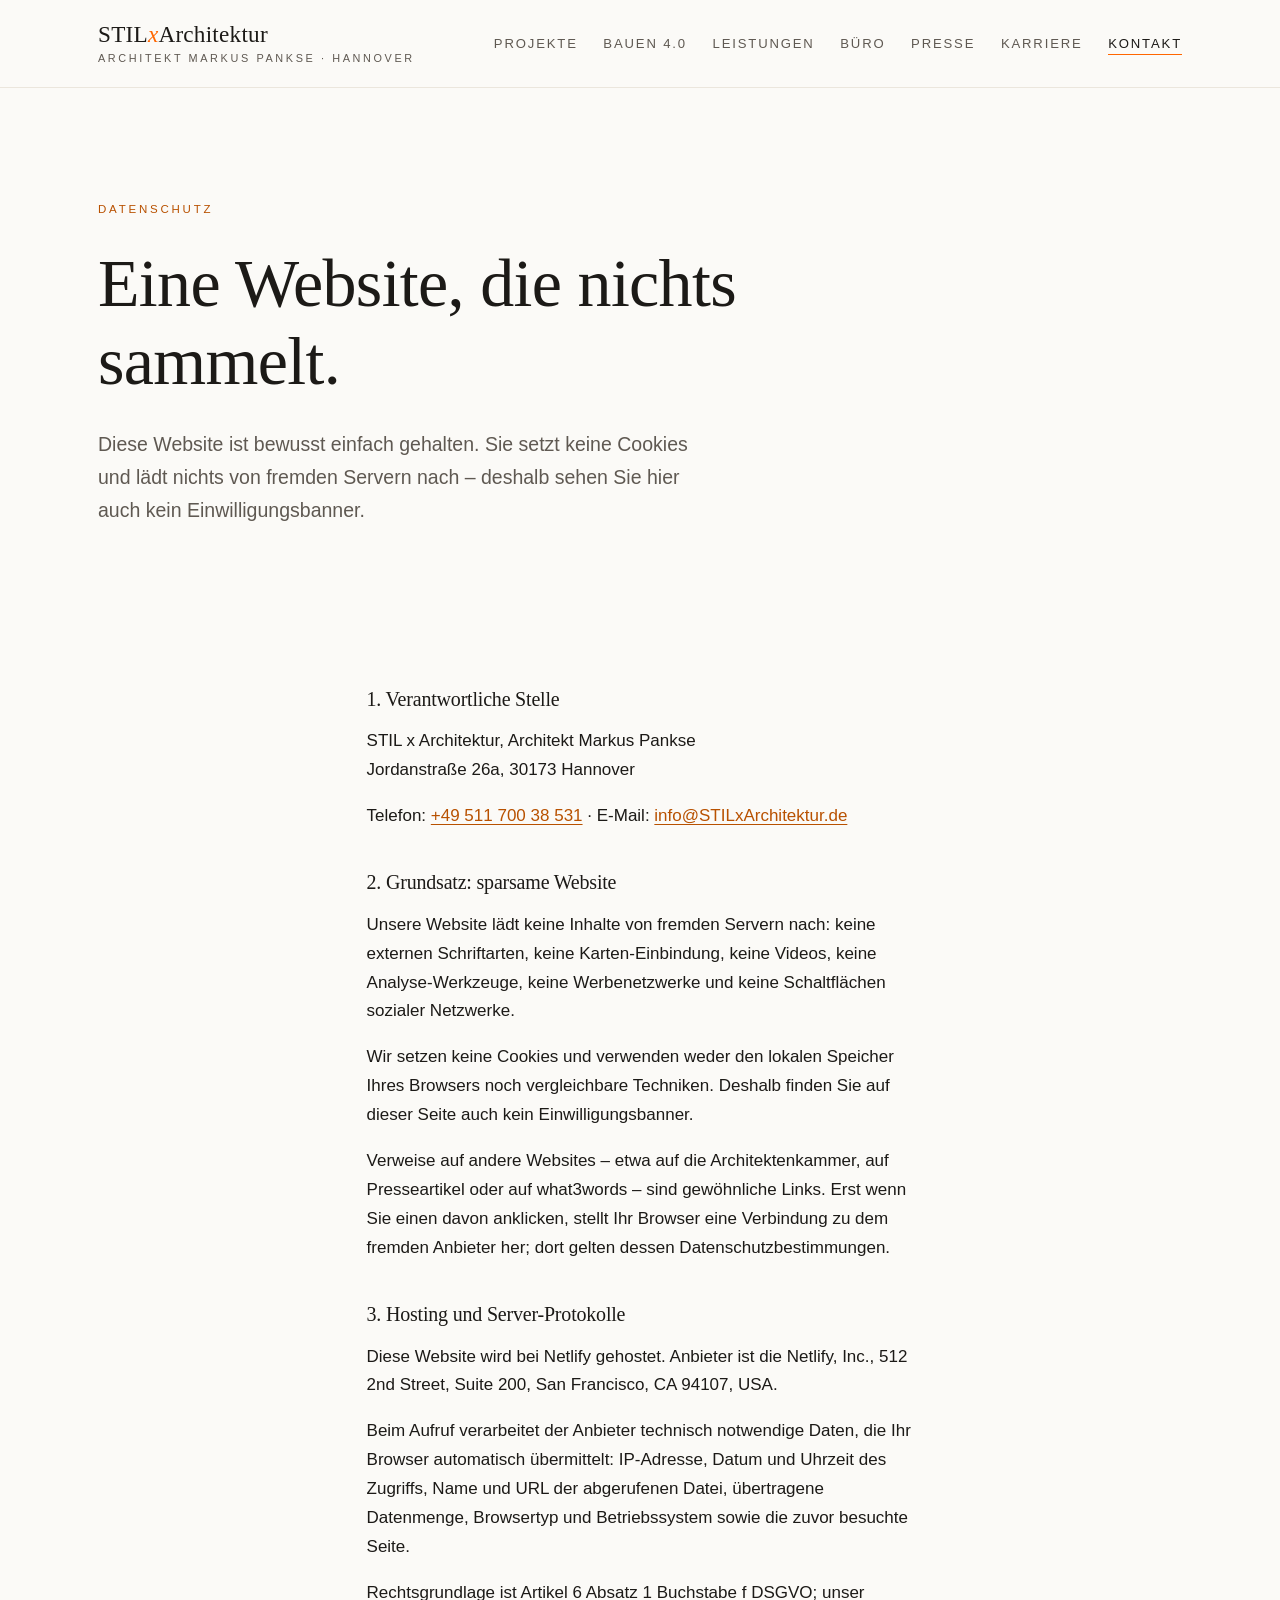
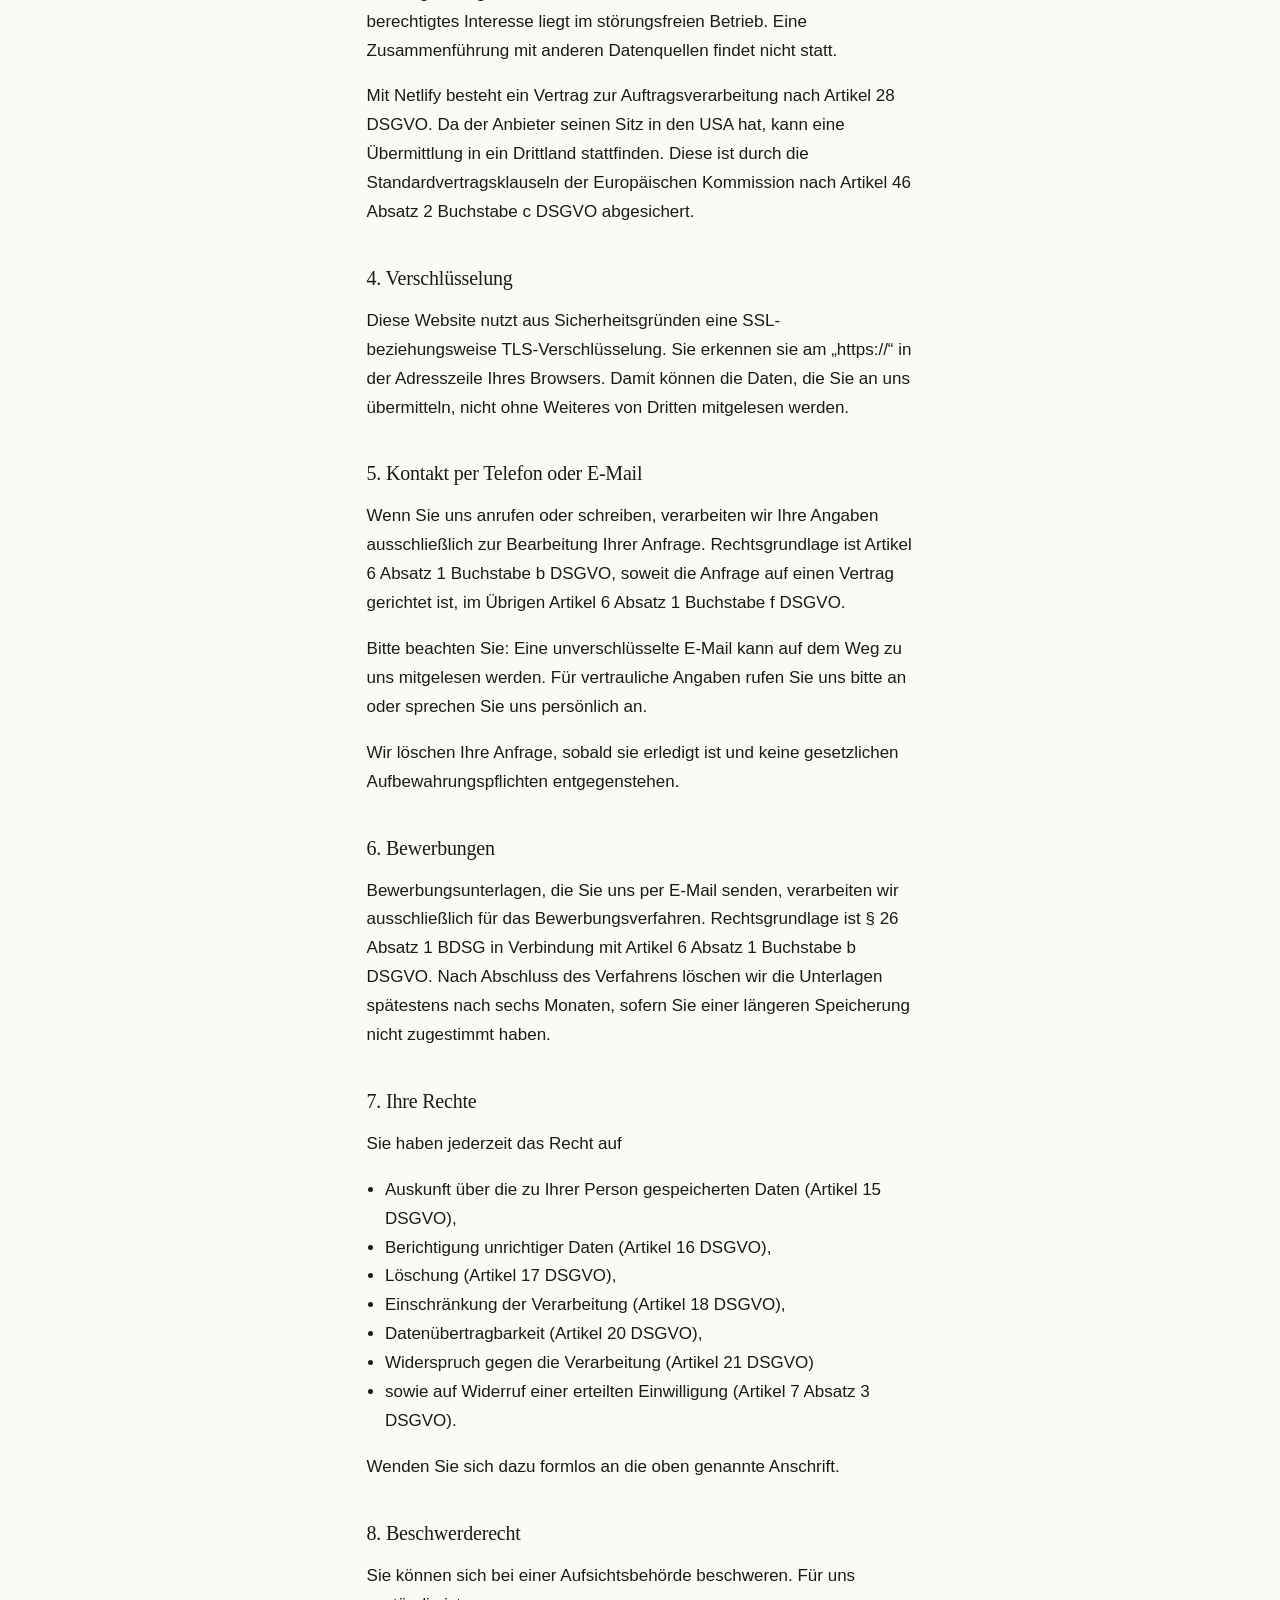
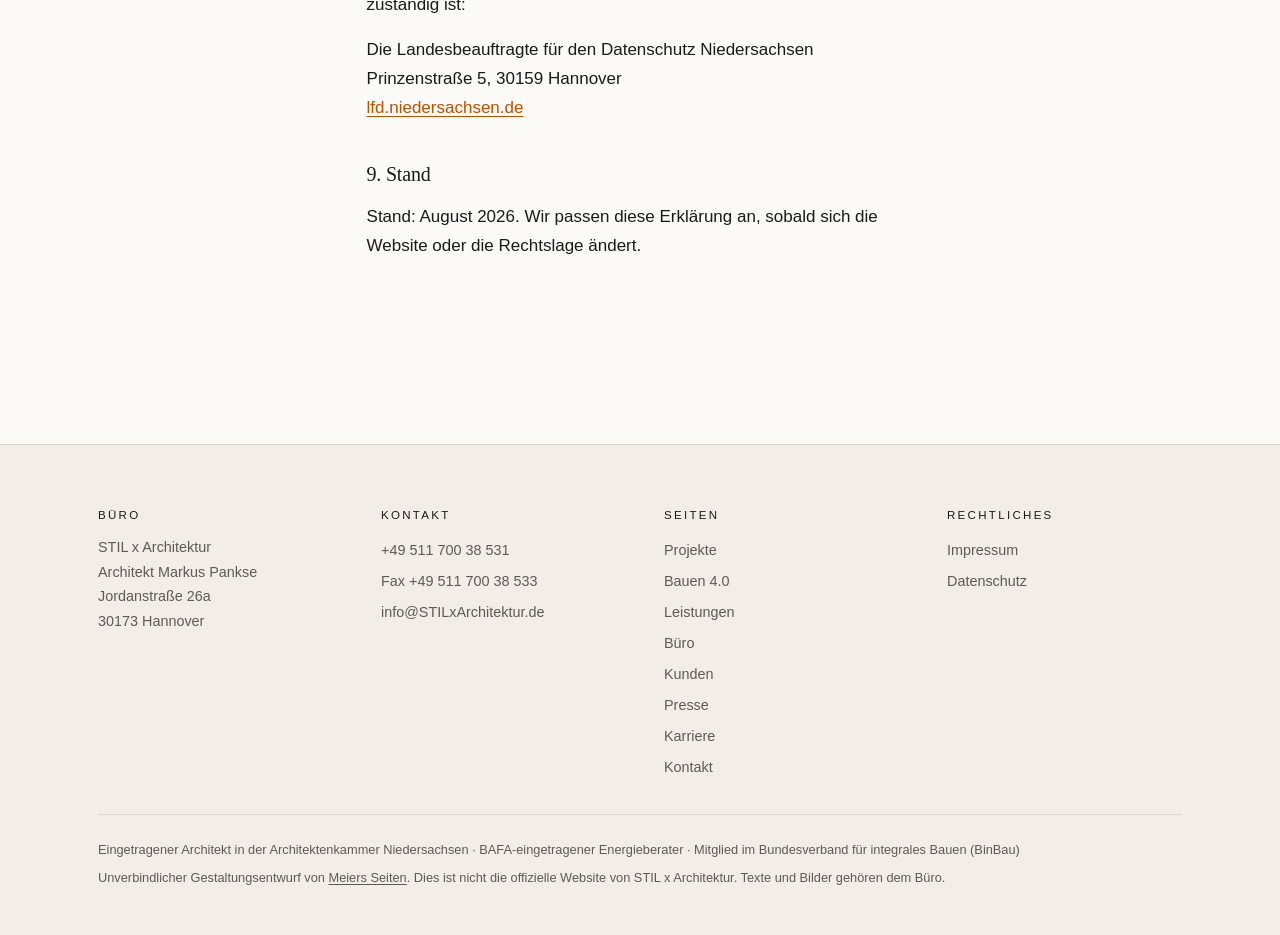
<file: datenschutz.html>
<!DOCTYPE html>
<html lang="de" class="kein-js">
<head>
<meta charset="utf-8">
<meta name="viewport" content="width=device-width, initial-scale=1">
<title>Datenschutz – STIL x Architektur</title>
<meta name="description" content="Datenschutzerklärung von STIL x Architektur: keine Cookies, keine Analyse-Werkzeuge, keine Inhalte von fremden Servern.">
<meta name="robots" content="noindex, nofollow">
<link rel="icon" href="data:image/svg+xml,%3Csvg xmlns='http://www.w3.org/2000/svg' viewBox='0 0 64 64'%3E%3Crect width='64' height='64' fill='%23fbfaf7'/%3E%3Ctext x='32' y='47' font-family='Georgia,serif' font-style='italic' font-size='46' fill='%23ff6600' text-anchor='middle'%3Ex%3C/text%3E%3C/svg%3E">
<link rel="stylesheet" href="css/style.css">
</head>
<body>

<a class="sprunglink" href="#inhalt">Zum Inhalt springen</a>

<header class="kopf">
  <div class="mitte kopf__innen">
    <a class="marke" href="index.html">
      STIL<span class="marke__x">x</span>Architektur
      <span class="marke__zusatz">Architekt Markus Pankse · Hannover</span>
    </a>
    <button class="menueknopf" type="button" aria-expanded="false" aria-controls="hauptmenue">
      <span class="menueknopf__balken" aria-hidden="true"></span> Menü
    </button>
    <nav class="hauptmenue" id="hauptmenue" aria-label="Hauptmenü">
      <ul class="hauptmenue__liste">
        <li><a class="hauptmenue__link" href="projekte.html">Projekte</a></li>
        <li><a class="hauptmenue__link" href="bauen40.html">Bauen 4.0</a></li>
        <li><a class="hauptmenue__link" href="leistungen.html">Leistungen</a></li>
        <li><a class="hauptmenue__link" href="buero.html">Büro</a></li>
        <li><a class="hauptmenue__link" href="presse.html">Presse</a></li>
        <li><a class="hauptmenue__link" href="karriere.html">Karriere</a></li>
        <li><a class="hauptmenue__link" href="kontakt.html" aria-current="page">Kontakt</a></li>
      </ul>
    </nav>
  </div>
</header>

<main id="inhalt">

  <section class="auftakt">
    <div class="mitte">
      <span class="augenmass">Datenschutz</span>
      <h1 class="grosstitel">Eine Website, die nichts sammelt.</h1>
      <p class="auftakt__text">
        Diese Website ist bewusst einfach gehalten. Sie setzt keine Cookies und
        lädt nichts von fremden Servern nach – deshalb sehen Sie hier auch kein
        Einwilligungsbanner.
      </p>
    </div>
  </section>

  <section class="band band--eng">
    <div class="mitte rechtstext">
<h2>1. Verantwortliche Stelle</h2>
      <address>
        STIL x Architektur, Architekt Markus Pankse<br>
        Jordanstraße 26a, 30173 Hannover
      </address>
      <p>
        Telefon: <a href="tel:+4951170038531">+49 511 700 38 531</a> ·
        E-Mail: <a href="mailto:info@STILxArchitektur.de">info@STILxArchitektur.de</a>
      </p>

      <h2>2. Grundsatz: sparsame Website</h2>
      <p>
        Unsere Website lädt keine Inhalte von fremden Servern nach: keine
        externen Schriftarten, keine Karten-Einbindung, keine Videos, keine
        Analyse-Werkzeuge, keine Werbenetzwerke und keine Schaltflächen sozialer
        Netzwerke.
      </p>
      <p>
        Wir setzen keine Cookies und verwenden weder den lokalen Speicher Ihres
        Browsers noch vergleichbare Techniken. Deshalb finden Sie auf dieser
        Seite auch kein Einwilligungsbanner.
      </p>
      <p>
        Verweise auf andere Websites – etwa auf die Architektenkammer, auf
        Presseartikel oder auf what3words – sind gewöhnliche Links. Erst wenn
        Sie einen davon anklicken, stellt Ihr Browser eine Verbindung zu dem
        fremden Anbieter her; dort gelten dessen Datenschutzbestimmungen.
      </p>

      <h2>3. Hosting und Server-Protokolle</h2>
      <p>
        Diese Website wird bei Netlify gehostet. Anbieter ist die Netlify, Inc.,
        512 2nd Street, Suite 200, San Francisco, CA 94107, USA.
      </p>
      <p>
        Beim Aufruf verarbeitet der Anbieter technisch notwendige Daten, die Ihr
        Browser automatisch übermittelt: IP-Adresse, Datum und Uhrzeit des
        Zugriffs, Name und URL der abgerufenen Datei, übertragene Datenmenge,
        Browsertyp und Betriebssystem sowie die zuvor besuchte Seite.
      </p>
      <p>
        Rechtsgrundlage ist Artikel 6 Absatz 1 Buchstabe f DSGVO; unser
        berechtigtes Interesse liegt im störungsfreien Betrieb. Eine
        Zusammenführung mit anderen Datenquellen findet nicht statt.
      </p>
      <p>
        Mit Netlify besteht ein Vertrag zur Auftragsverarbeitung nach Artikel 28
        DSGVO. Da der Anbieter seinen Sitz in den USA hat, kann eine
        Übermittlung in ein Drittland stattfinden. Diese ist durch die
        Standardvertragsklauseln der Europäischen Kommission nach Artikel 46
        Absatz 2 Buchstabe c DSGVO abgesichert.
      </p>

      <h2>4. Verschlüsselung</h2>
      <p>
        Diese Website nutzt aus Sicherheitsgründen eine SSL- beziehungsweise
        TLS-Verschlüsselung. Sie erkennen sie am „https://“ in der Adresszeile
        Ihres Browsers. Damit können die Daten, die Sie an uns übermitteln,
        nicht ohne Weiteres von Dritten mitgelesen werden.
      </p>

      <h2>5. Kontakt per Telefon oder E-Mail</h2>
      <p>
        Wenn Sie uns anrufen oder schreiben, verarbeiten wir Ihre Angaben
        ausschließlich zur Bearbeitung Ihrer Anfrage. Rechtsgrundlage ist
        Artikel 6 Absatz 1 Buchstabe b DSGVO, soweit die Anfrage auf einen
        Vertrag gerichtet ist, im Übrigen Artikel 6 Absatz 1 Buchstabe f DSGVO.
      </p>
      <p>
        Bitte beachten Sie: Eine unverschlüsselte E-Mail kann auf dem Weg zu uns
        mitgelesen werden. Für vertrauliche Angaben rufen Sie uns bitte an oder
        sprechen Sie uns persönlich an.
      </p>
      <p>
        Wir löschen Ihre Anfrage, sobald sie erledigt ist und keine gesetzlichen
        Aufbewahrungspflichten entgegenstehen.
      </p>

      <h2>6. Bewerbungen</h2>
      <p>
        Bewerbungsunterlagen, die Sie uns per E-Mail senden, verarbeiten wir
        ausschließlich für das Bewerbungsverfahren. Rechtsgrundlage ist § 26
        Absatz 1 BDSG in Verbindung mit Artikel 6 Absatz 1 Buchstabe b DSGVO.
        Nach Abschluss des Verfahrens löschen wir die Unterlagen spätestens
        nach sechs Monaten, sofern Sie einer längeren Speicherung nicht
        zugestimmt haben.
      </p>

      <h2>7. Ihre Rechte</h2>
      <p>Sie haben jederzeit das Recht auf</p>
      <ul>
        <li>Auskunft über die zu Ihrer Person gespeicherten Daten (Artikel 15 DSGVO),</li>
        <li>Berichtigung unrichtiger Daten (Artikel 16 DSGVO),</li>
        <li>Löschung (Artikel 17 DSGVO),</li>
        <li>Einschränkung der Verarbeitung (Artikel 18 DSGVO),</li>
        <li>Datenübertragbarkeit (Artikel 20 DSGVO),</li>
        <li>Widerspruch gegen die Verarbeitung (Artikel 21 DSGVO)</li>
        <li>sowie auf Widerruf einer erteilten Einwilligung (Artikel 7 Absatz 3 DSGVO).</li>
      </ul>
      <p>Wenden Sie sich dazu formlos an die oben genannte Anschrift.</p>

      <h2>8. Beschwerderecht</h2>
      <p>
        Sie können sich bei einer Aufsichtsbehörde beschweren. Für uns zuständig
        ist:
      </p>
      <address>
        Die Landesbeauftragte für den Datenschutz Niedersachsen<br>
        Prinzenstraße 5, 30159 Hannover<br>
        <a href="https://www.lfd.niedersachsen.de" rel="noopener noreferrer" target="_blank">lfd.niedersachsen.de</a>
      </address>

      <h2>9. Stand</h2>
      <p>
        Stand: August 2026. Wir passen diese Erklärung an, sobald sich die
        Website oder die Rechtslage ändert.
      </p>
    </div>
  </section>
</main>

<footer class="fuss">
  <div class="mitte">
    <div class="fuss__oben">
      <div>
        <h2>Büro</h2>
        <address>
          STIL x Architektur<br>
          Architekt Markus Pankse<br>
          Jordanstraße 26a<br>
          30173 Hannover
        </address>
      </div>
      <div>
        <h2>Kontakt</h2>
        <ul class="fuss__liste">
          <li><a href="tel:+4951170038531">+49 511 700 38 531</a></li>
          <li>Fax +49 511 700 38 533</li>
          <li><a href="mailto:info@STILxArchitektur.de">info@STILxArchitektur.de</a></li>
        </ul>
      </div>
      <div>
        <h2>Seiten</h2>
        <ul class="fuss__liste">
          <li><a href="projekte.html">Projekte</a></li>
          <li><a href="bauen40.html">Bauen 4.0</a></li>
          <li><a href="leistungen.html">Leistungen</a></li>
          <li><a href="buero.html">Büro</a></li>
          <li><a href="kunden.html">Kunden</a></li>
          <li><a href="presse.html">Presse</a></li>
          <li><a href="karriere.html">Karriere</a></li>
          <li><a href="kontakt.html">Kontakt</a></li>
        </ul>
      </div>
      <div>
        <h2>Rechtliches</h2>
        <ul class="fuss__liste">
          <li><a href="impressum.html">Impressum</a></li>
          <li><a href="datenschutz.html">Datenschutz</a></li>
        </ul>
      </div>
    </div>
    <div class="fuss__unten">
      <p>
        Eingetragener Architekt in der Architektenkammer Niedersachsen ·
        BAFA-eingetragener Energieberater · Mitglied im Bundesverband für
        integrales Bauen (BinBau)
      </p>
      <p>
        Unverbindlicher Gestaltungsentwurf von
        <a href="https://meiersseiten.de" rel="noopener noreferrer" target="_blank">Meiers Seiten</a>.
        Dies ist nicht die offizielle Website von STIL x Architektur. Texte und
        Bilder gehören dem Büro.
      </p>
    </div>
  </div>
</footer>

<script src="js/script.js"></script>
</body>
</html>
</file>
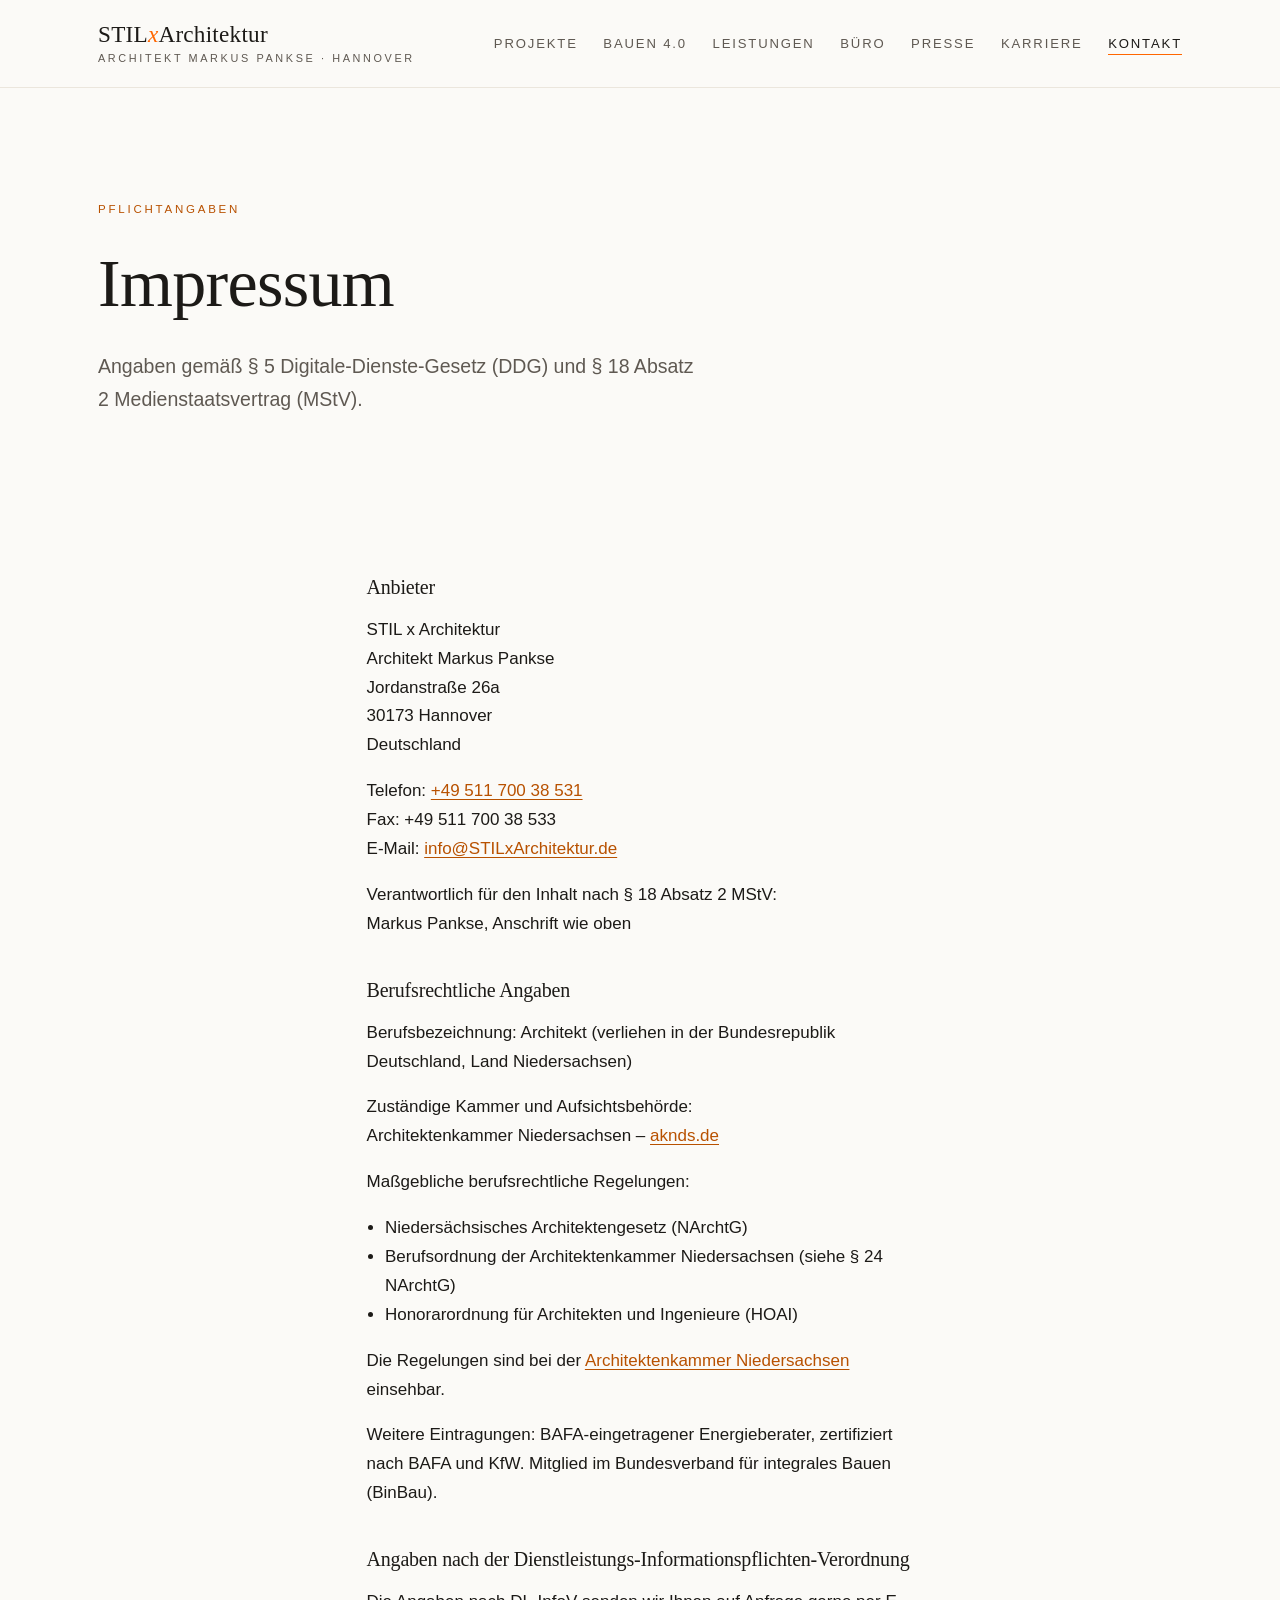
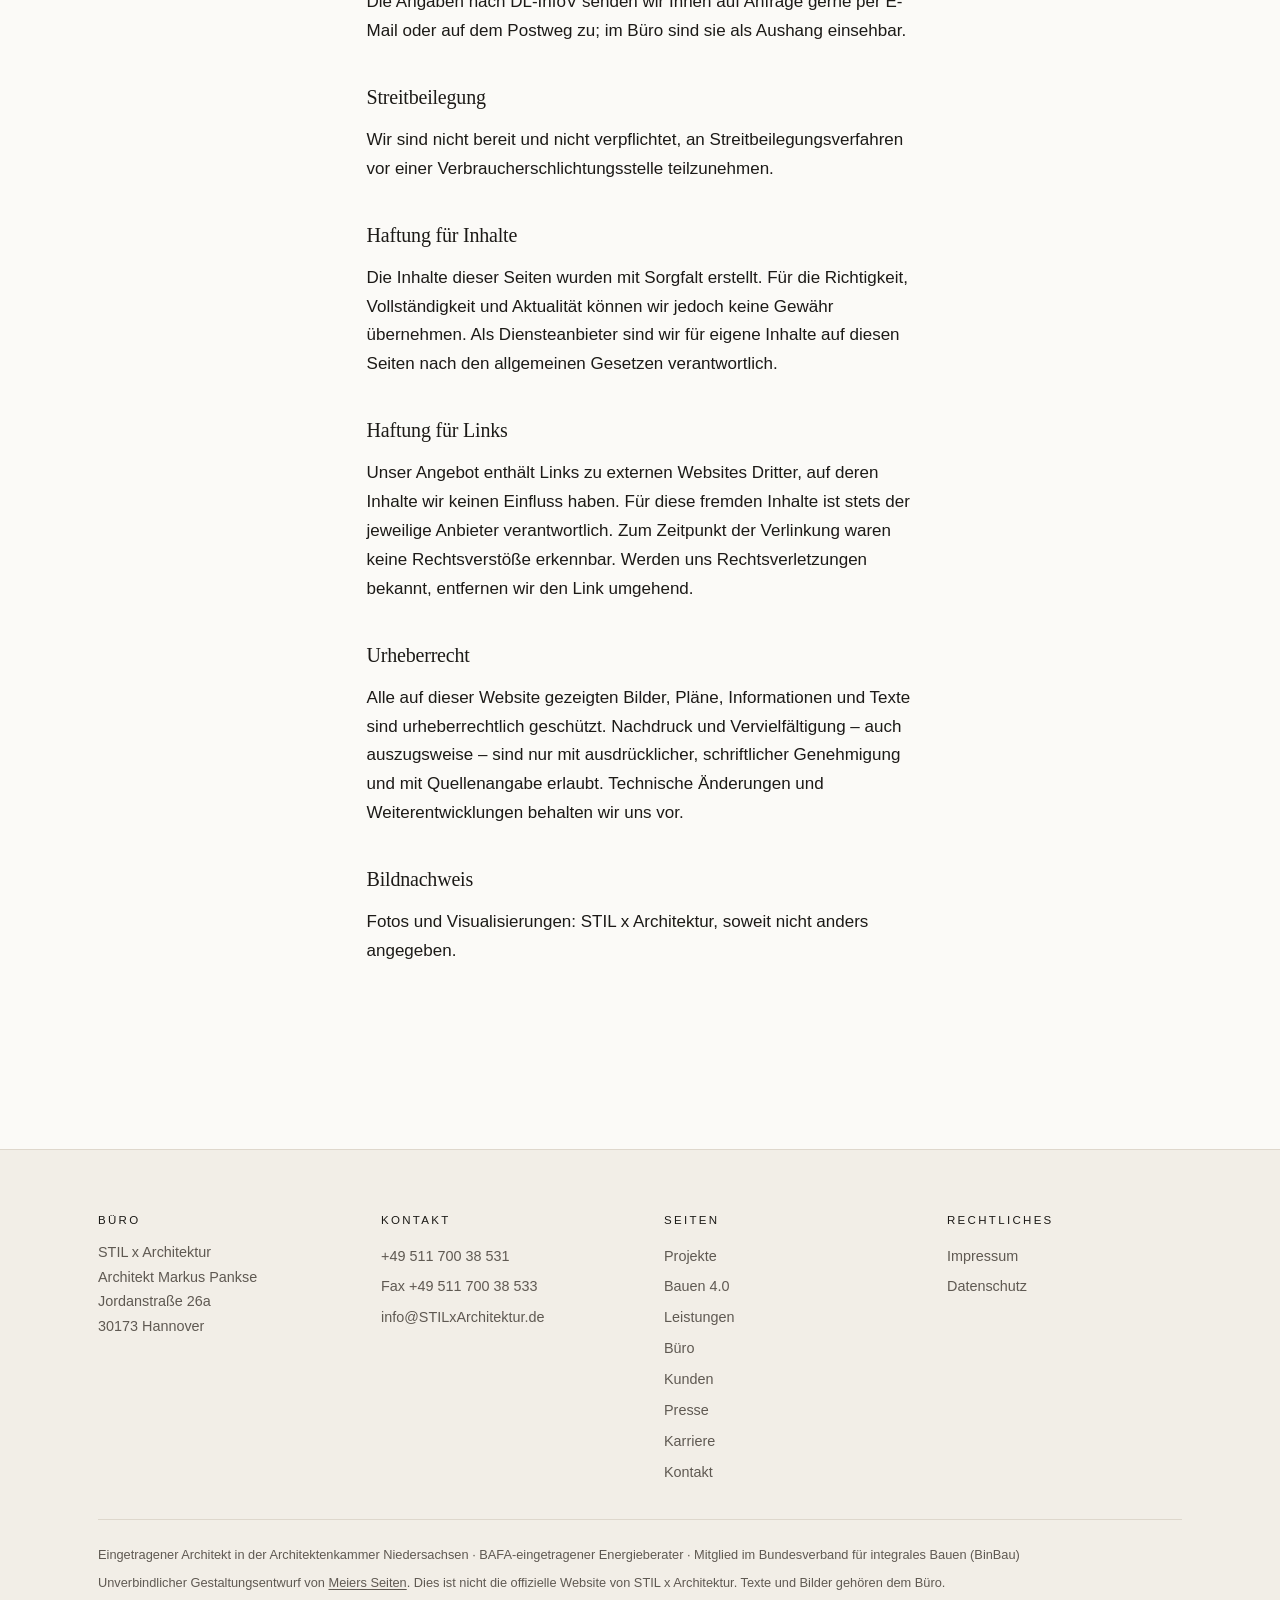
<file: impressum.html>
<!DOCTYPE html>
<html lang="de" class="kein-js">
<head>
<meta charset="utf-8">
<meta name="viewport" content="width=device-width, initial-scale=1">
<title>Impressum – STIL x Architektur</title>
<meta name="description" content="Impressum von STIL x Architektur, Architekt Markus Pankse, Jordanstraße 26a, 30173 Hannover.">
<meta name="robots" content="noindex, nofollow">
<link rel="icon" href="data:image/svg+xml,%3Csvg xmlns='http://www.w3.org/2000/svg' viewBox='0 0 64 64'%3E%3Crect width='64' height='64' fill='%23fbfaf7'/%3E%3Ctext x='32' y='47' font-family='Georgia,serif' font-style='italic' font-size='46' fill='%23ff6600' text-anchor='middle'%3Ex%3C/text%3E%3C/svg%3E">
<link rel="stylesheet" href="css/style.css">
</head>
<body>

<a class="sprunglink" href="#inhalt">Zum Inhalt springen</a>

<header class="kopf">
  <div class="mitte kopf__innen">
    <a class="marke" href="index.html">
      STIL<span class="marke__x">x</span>Architektur
      <span class="marke__zusatz">Architekt Markus Pankse · Hannover</span>
    </a>
    <button class="menueknopf" type="button" aria-expanded="false" aria-controls="hauptmenue">
      <span class="menueknopf__balken" aria-hidden="true"></span> Menü
    </button>
    <nav class="hauptmenue" id="hauptmenue" aria-label="Hauptmenü">
      <ul class="hauptmenue__liste">
        <li><a class="hauptmenue__link" href="projekte.html">Projekte</a></li>
        <li><a class="hauptmenue__link" href="bauen40.html">Bauen 4.0</a></li>
        <li><a class="hauptmenue__link" href="leistungen.html">Leistungen</a></li>
        <li><a class="hauptmenue__link" href="buero.html">Büro</a></li>
        <li><a class="hauptmenue__link" href="presse.html">Presse</a></li>
        <li><a class="hauptmenue__link" href="karriere.html">Karriere</a></li>
        <li><a class="hauptmenue__link" href="kontakt.html" aria-current="page">Kontakt</a></li>
      </ul>
    </nav>
  </div>
</header>

<main id="inhalt">

  <section class="auftakt">
    <div class="mitte">
      <span class="augenmass">Pflichtangaben</span>
      <h1 class="grosstitel">Impressum</h1>
      <p class="auftakt__text">
        Angaben gemäß § 5 Digitale-Dienste-Gesetz (DDG) und § 18 Absatz 2
        Medienstaatsvertrag (MStV).
      </p>
    </div>
  </section>

  <section class="band band--eng">
    <div class="mitte rechtstext">
<h2>Anbieter</h2>
      <address>
        STIL x Architektur<br>
        Architekt Markus Pankse<br>
        Jordanstraße 26a<br>
        30173 Hannover<br>
        Deutschland
      </address>
      <p>
        Telefon: <a href="tel:+4951170038531">+49 511 700 38 531</a><br>
        Fax: +49 511 700 38 533<br>
        E-Mail: <a href="mailto:info@STILxArchitektur.de">info@STILxArchitektur.de</a>
      </p>
      <p>
        Verantwortlich für den Inhalt nach § 18 Absatz 2 MStV:<br>
        Markus Pankse, Anschrift wie oben
      </p>

      <!-- TODO vor dem Livegang: Rechtsform und Umsatzsteuer-Identifikations-
           nummer ergänzen, falls vorhanden. Beides ist im Material nicht
           belegt und wird deshalb nicht behauptet. -->

      <h2>Berufsrechtliche Angaben</h2>
      <p>
        Berufsbezeichnung: Architekt (verliehen in der Bundesrepublik
        Deutschland, Land Niedersachsen)
      </p>
      <p>
        Zuständige Kammer und Aufsichtsbehörde:<br>
        Architektenkammer Niedersachsen –
        <a href="https://www.aknds.de" rel="noopener noreferrer" target="_blank">aknds.de</a>
      </p>
      <p>Maßgebliche berufsrechtliche Regelungen:</p>
      <ul>
        <li>Niedersächsisches Architektengesetz (NArchtG)</li>
        <li>Berufsordnung der Architektenkammer Niedersachsen (siehe § 24 NArchtG)</li>
        <li>Honorarordnung für Architekten und Ingenieure (HOAI)</li>
      </ul>
      <p>
        Die Regelungen sind bei der
        <a href="https://www.aknds.de/aktuelles/aktuell/" rel="noopener noreferrer" target="_blank">Architektenkammer Niedersachsen</a>
        einsehbar.
      </p>
      <p>
        Weitere Eintragungen: BAFA-eingetragener Energieberater, zertifiziert
        nach BAFA und KfW. Mitglied im Bundesverband für integrales Bauen
        (BinBau).
      </p>

      <h2>Angaben nach der Dienstleistungs-Informationspflichten-Verordnung</h2>
      <p>
        Die Angaben nach DL-InfoV senden wir Ihnen auf Anfrage gerne per E-Mail
        oder auf dem Postweg zu; im Büro sind sie als Aushang einsehbar.
      </p>

      <h2>Streitbeilegung</h2>
      <p>
        Wir sind nicht bereit und nicht verpflichtet, an
        Streitbeilegungsverfahren vor einer Verbraucherschlichtungsstelle
        teilzunehmen.
      </p>

      <h2>Haftung für Inhalte</h2>
      <p>
        Die Inhalte dieser Seiten wurden mit Sorgfalt erstellt. Für die
        Richtigkeit, Vollständigkeit und Aktualität können wir jedoch keine
        Gewähr übernehmen. Als Diensteanbieter sind wir für eigene Inhalte auf
        diesen Seiten nach den allgemeinen Gesetzen verantwortlich.
      </p>

      <h2>Haftung für Links</h2>
      <p>
        Unser Angebot enthält Links zu externen Websites Dritter, auf deren
        Inhalte wir keinen Einfluss haben. Für diese fremden Inhalte ist stets
        der jeweilige Anbieter verantwortlich. Zum Zeitpunkt der Verlinkung
        waren keine Rechtsverstöße erkennbar. Werden uns Rechtsverletzungen
        bekannt, entfernen wir den Link umgehend.
      </p>

      <h2>Urheberrecht</h2>
      <p>
        Alle auf dieser Website gezeigten Bilder, Pläne, Informationen und Texte
        sind urheberrechtlich geschützt. Nachdruck und Vervielfältigung – auch
        auszugsweise – sind nur mit ausdrücklicher, schriftlicher Genehmigung
        und mit Quellenangabe erlaubt. Technische Änderungen und
        Weiterentwicklungen behalten wir uns vor.
      </p>

      <h2>Bildnachweis</h2>
      <p>
        Fotos und Visualisierungen: STIL x Architektur, soweit nicht anders
        angegeben.
      </p>
      <!-- TODO vor dem Livegang: Auf der bestehenden Seite steht, die
           Fotografen seien "bei den Projekten benannt und verlinkt". Diese
           Angaben lagen nicht vor und müssen hier ergänzt werden. -->
    </div>
  </section>
</main>

<footer class="fuss">
  <div class="mitte">
    <div class="fuss__oben">
      <div>
        <h2>Büro</h2>
        <address>
          STIL x Architektur<br>
          Architekt Markus Pankse<br>
          Jordanstraße 26a<br>
          30173 Hannover
        </address>
      </div>
      <div>
        <h2>Kontakt</h2>
        <ul class="fuss__liste">
          <li><a href="tel:+4951170038531">+49 511 700 38 531</a></li>
          <li>Fax +49 511 700 38 533</li>
          <li><a href="mailto:info@STILxArchitektur.de">info@STILxArchitektur.de</a></li>
        </ul>
      </div>
      <div>
        <h2>Seiten</h2>
        <ul class="fuss__liste">
          <li><a href="projekte.html">Projekte</a></li>
          <li><a href="bauen40.html">Bauen 4.0</a></li>
          <li><a href="leistungen.html">Leistungen</a></li>
          <li><a href="buero.html">Büro</a></li>
          <li><a href="kunden.html">Kunden</a></li>
          <li><a href="presse.html">Presse</a></li>
          <li><a href="karriere.html">Karriere</a></li>
          <li><a href="kontakt.html">Kontakt</a></li>
        </ul>
      </div>
      <div>
        <h2>Rechtliches</h2>
        <ul class="fuss__liste">
          <li><a href="impressum.html">Impressum</a></li>
          <li><a href="datenschutz.html">Datenschutz</a></li>
        </ul>
      </div>
    </div>
    <div class="fuss__unten">
      <p>
        Eingetragener Architekt in der Architektenkammer Niedersachsen ·
        BAFA-eingetragener Energieberater · Mitglied im Bundesverband für
        integrales Bauen (BinBau)
      </p>
      <p>
        Unverbindlicher Gestaltungsentwurf von
        <a href="https://meiersseiten.de" rel="noopener noreferrer" target="_blank">Meiers Seiten</a>.
        Dies ist nicht die offizielle Website von STIL x Architektur. Texte und
        Bilder gehören dem Büro.
      </p>
    </div>
  </div>
</footer>

<script src="js/script.js"></script>
</body>
</html>
</file>
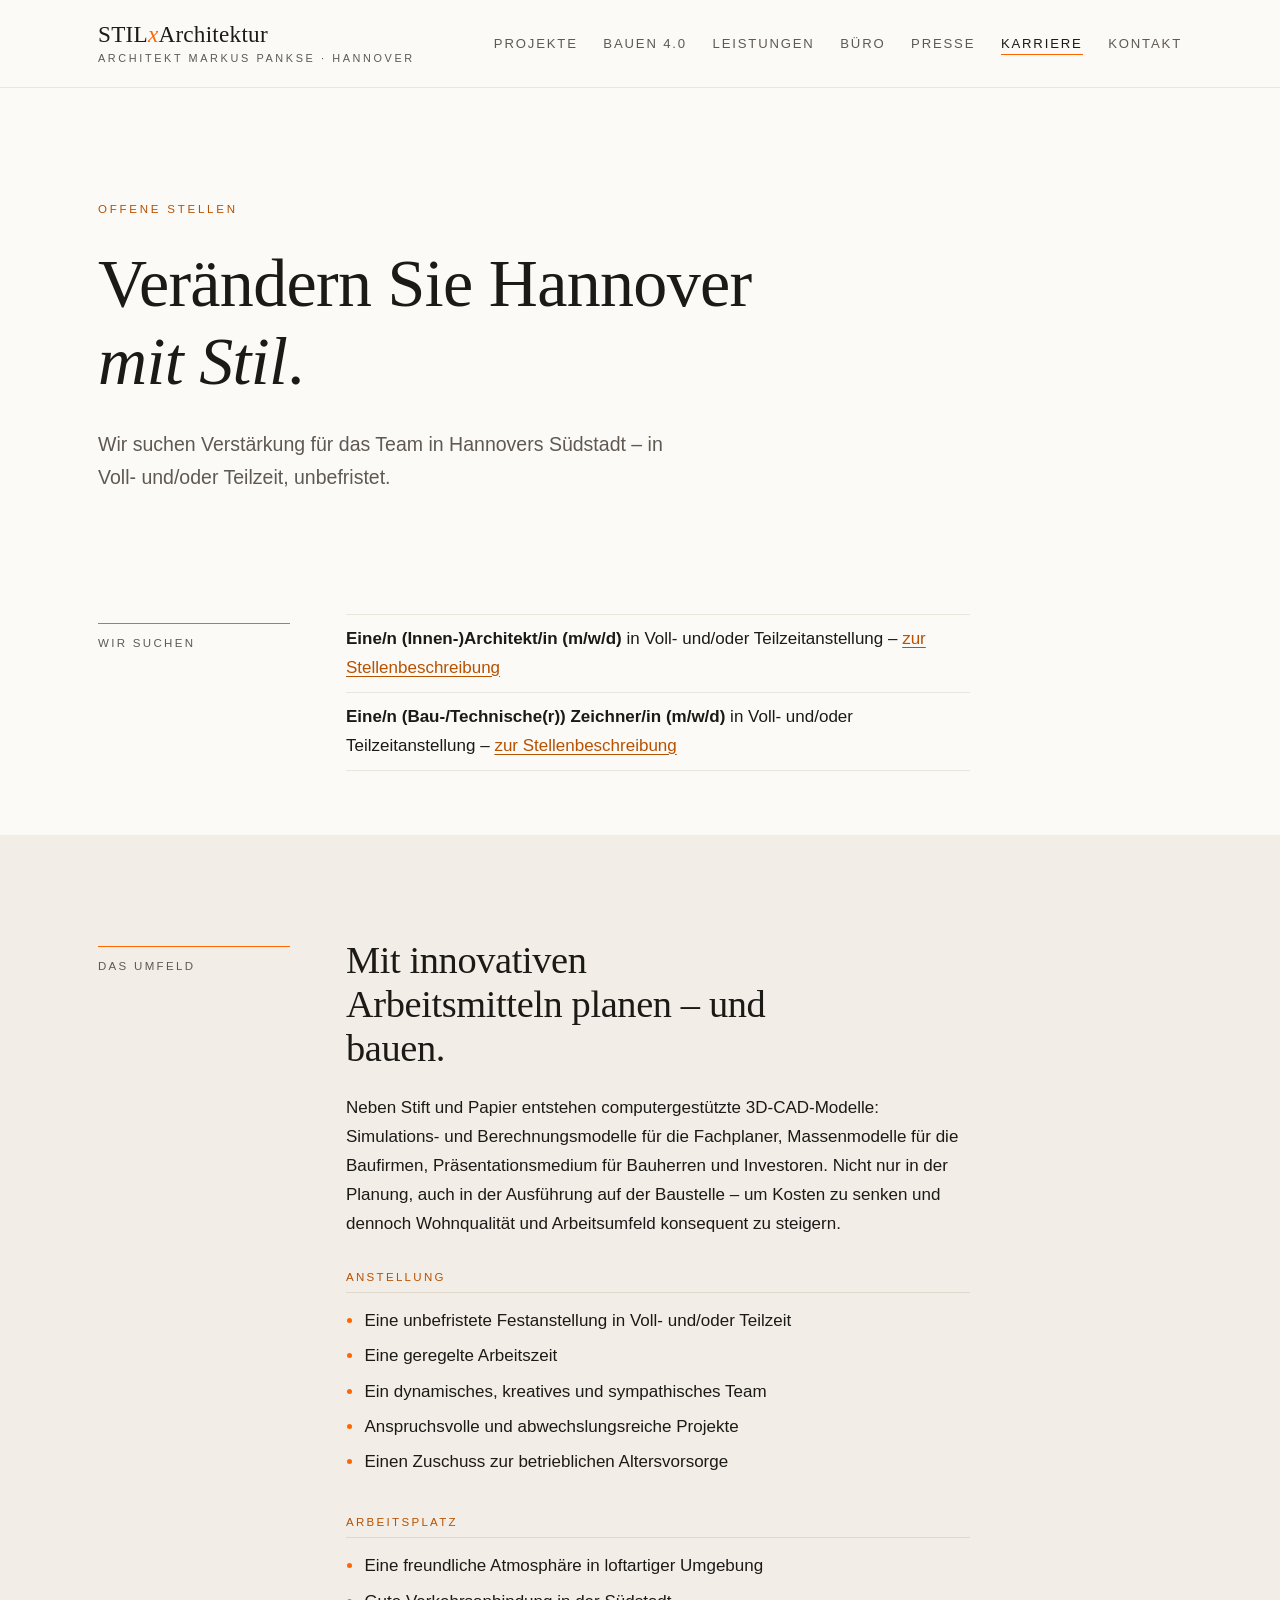
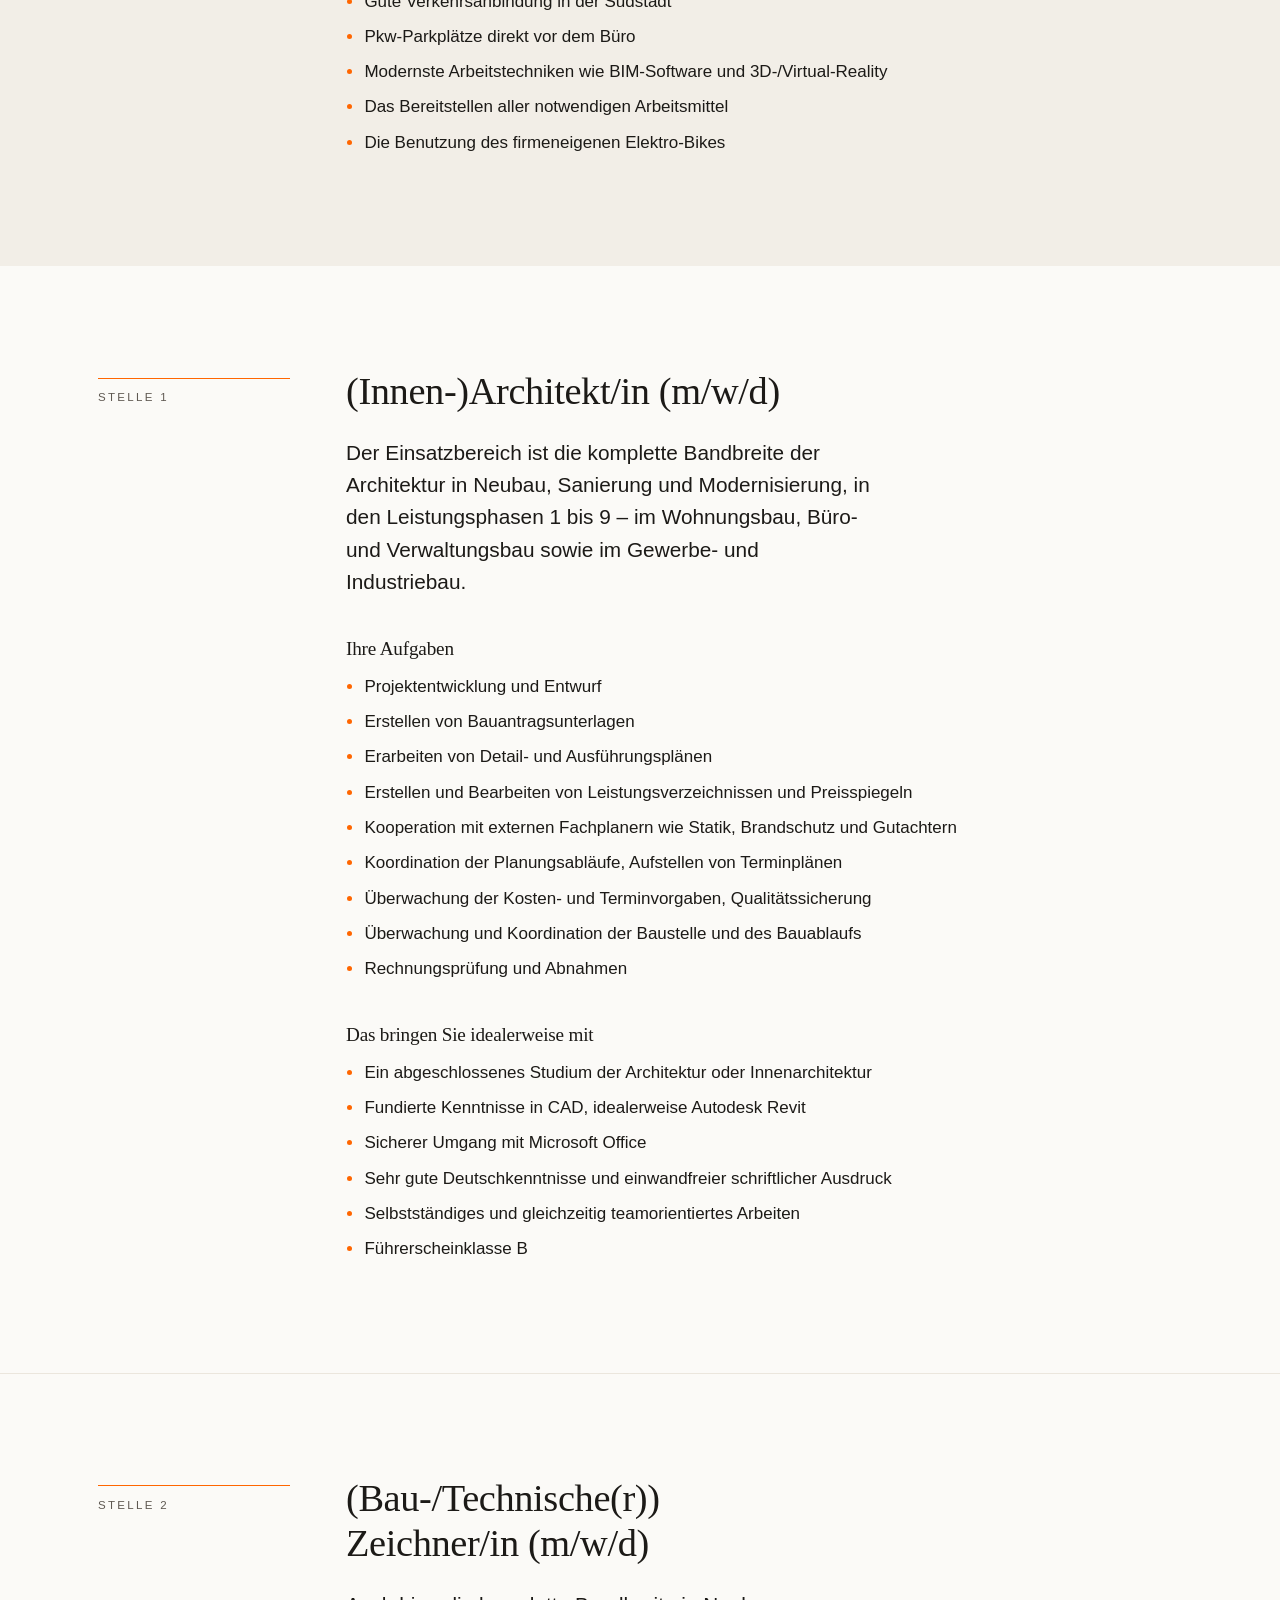
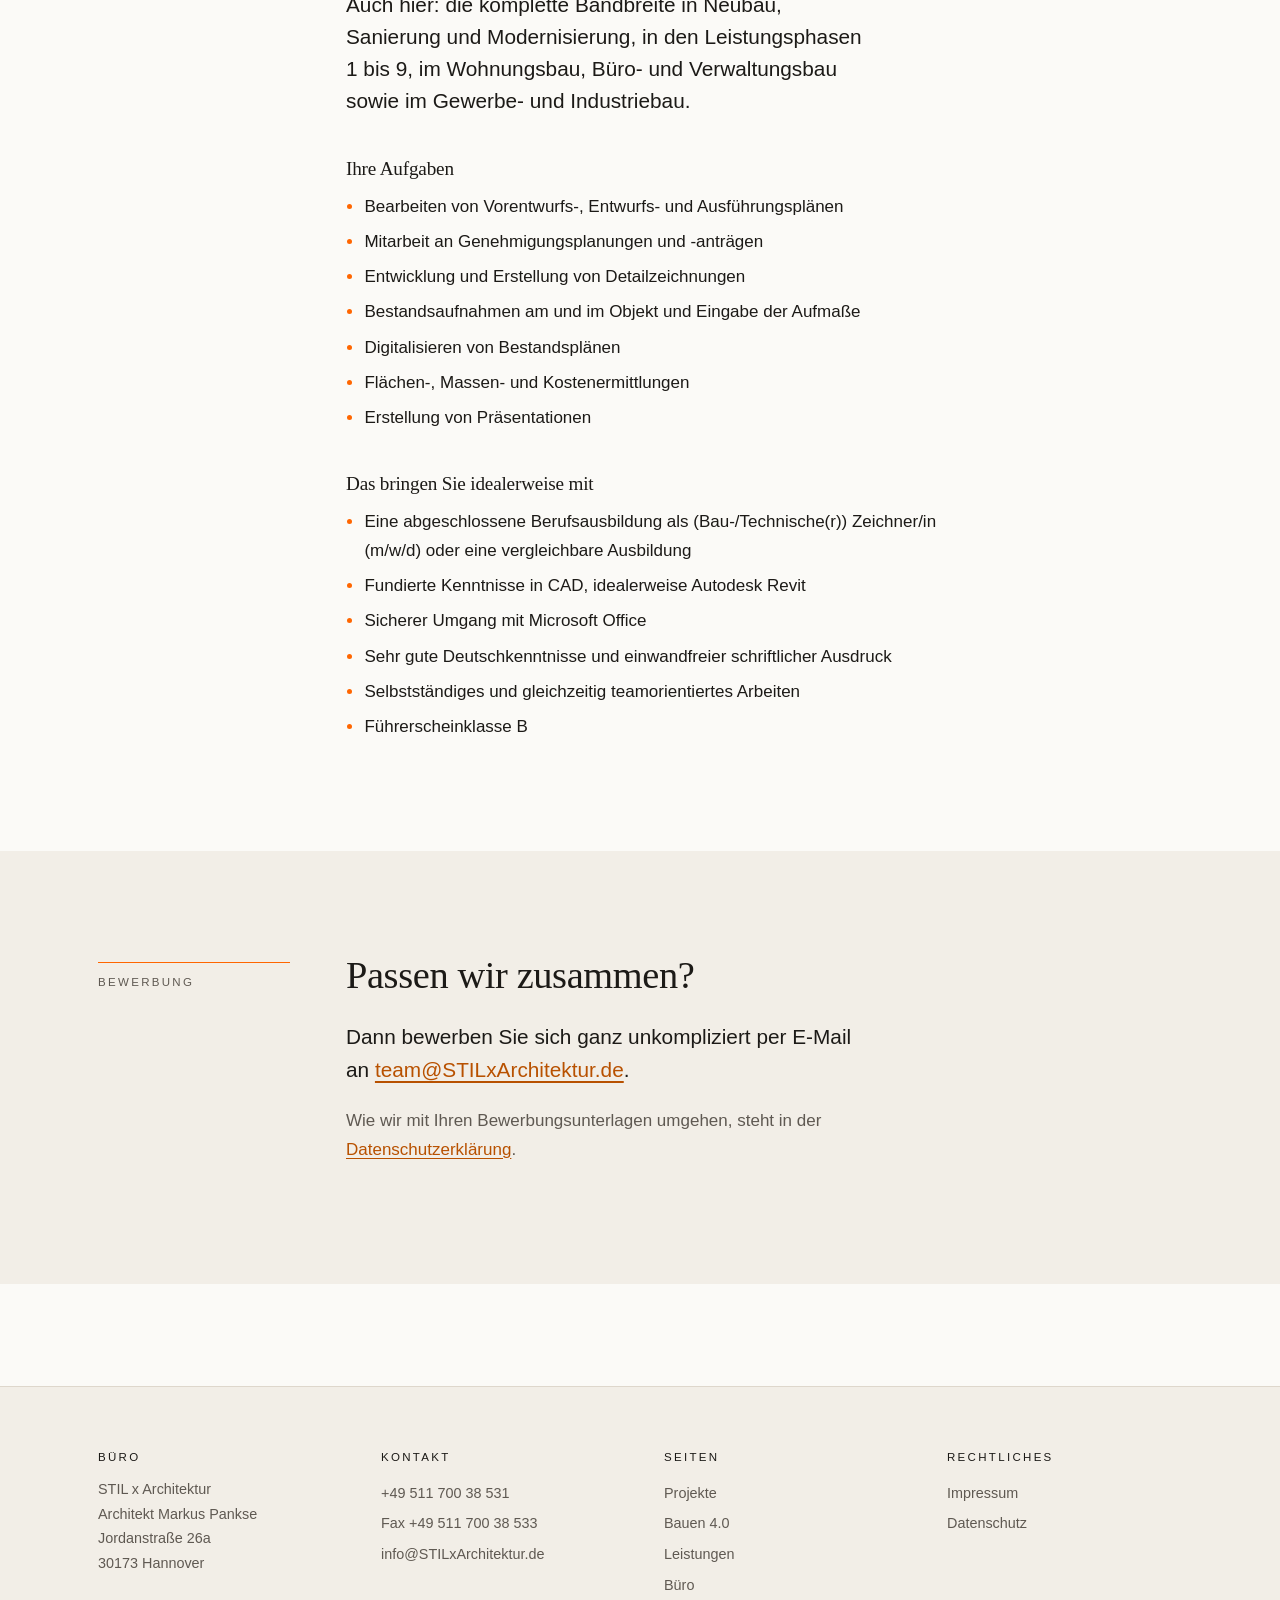
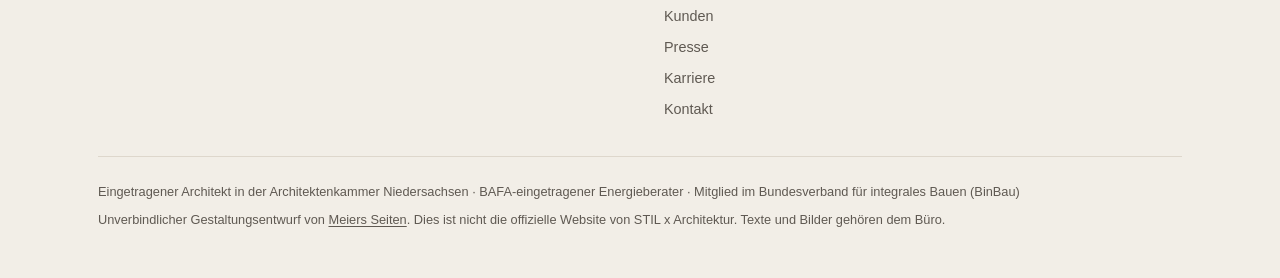
<file: karriere.html>
<!DOCTYPE html>
<html lang="de" class="kein-js">
<head>
<meta charset="utf-8">
<meta name="viewport" content="width=device-width, initial-scale=1">
<title>Karriere – STIL x Architektur</title>
<meta name="description" content="STIL x Architektur sucht Verstärkung in Hannovers Südstadt: (Innen-)Architekt/in (m/w/d) und (Bau-/Technische(r)) Zeichner/in (m/w/d), Voll- oder Teilzeit.">
<meta name="robots" content="noindex, nofollow">
<link rel="icon" href="data:image/svg+xml,%3Csvg xmlns='http://www.w3.org/2000/svg' viewBox='0 0 64 64'%3E%3Crect width='64' height='64' fill='%23fbfaf7'/%3E%3Ctext x='32' y='47' font-family='Georgia,serif' font-style='italic' font-size='46' fill='%23ff6600' text-anchor='middle'%3Ex%3C/text%3E%3C/svg%3E">
<link rel="stylesheet" href="css/style.css">
</head>
<body>

<a class="sprunglink" href="#inhalt">Zum Inhalt springen</a>

<header class="kopf">
  <div class="mitte kopf__innen">
    <a class="marke" href="index.html">
      STIL<span class="marke__x">x</span>Architektur
      <span class="marke__zusatz">Architekt Markus Pankse · Hannover</span>
    </a>
    <button class="menueknopf" type="button" aria-expanded="false" aria-controls="hauptmenue">
      <span class="menueknopf__balken" aria-hidden="true"></span> Menü
    </button>
    <nav class="hauptmenue" id="hauptmenue" aria-label="Hauptmenü">
      <ul class="hauptmenue__liste">
        <li><a class="hauptmenue__link" href="projekte.html">Projekte</a></li>
        <li><a class="hauptmenue__link" href="bauen40.html">Bauen 4.0</a></li>
        <li><a class="hauptmenue__link" href="leistungen.html">Leistungen</a></li>
        <li><a class="hauptmenue__link" href="buero.html">Büro</a></li>
        <li><a class="hauptmenue__link" href="presse.html">Presse</a></li>
        <li><a class="hauptmenue__link" href="karriere.html" aria-current="page">Karriere</a></li>
        <li><a class="hauptmenue__link" href="kontakt.html">Kontakt</a></li>
      </ul>
    </nav>
  </div>
</header>

<main id="inhalt">

  <section class="auftakt">
    <div class="mitte">
      <span class="augenmass">Offene Stellen</span>
      <h1 class="grosstitel">Verändern Sie Hannover <em>mit Stil</em>.</h1>
      <p class="auftakt__text">
        Wir suchen Verstärkung für das Team in Hannovers Südstadt – in Voll-
        und/oder Teilzeit, unbefristet.
      </p>
    </div>
  </section>

  <section class="band band--eng">
    <div class="mitte">
      <div class="satz">
        <p class="satz__marginalie">Wir suchen</p>
        <div class="satz__inhalt">
          <ul class="liste">
            <li>
              <strong>Eine/n (Innen-)Architekt/in (m/w/d)</strong> in Voll- und/oder Teilzeitanstellung –
              <a href="#architekt">zur Stellenbeschreibung</a>
            </li>
            <li>
              <strong>Eine/n (Bau-/Technische(r)) Zeichner/in (m/w/d)</strong> in Voll- und/oder Teilzeitanstellung –
              <a href="#zeichner">zur Stellenbeschreibung</a>
            </li>
          </ul>
        </div>
      </div>
    </div>
  </section>

  <section class="band band--tief">
    <div class="mitte">
      <div class="satz">
        <p class="satz__marginalie">Das Umfeld</p>
        <div class="satz__inhalt">
          <h2 class="titel">Mit innovativen Arbeitsmitteln planen – und bauen.</h2>
          <p>
            Neben Stift und Papier entstehen computergestützte 3D-CAD-Modelle:
            Simulations- und Berechnungsmodelle für die Fachplaner,
            Massenmodelle für die Baufirmen, Präsentationsmedium für Bauherren
            und Investoren. Nicht nur in der Planung, auch in der Ausführung auf
            der Baustelle – um Kosten zu senken und dennoch Wohnqualität und
            Arbeitsumfeld konsequent zu steigern.
          </p>

          <div class="spalten spalten--zwei abstand-oben">
            <div>
              <h3 class="rubrik">Anstellung</h3>
              <ul class="punktliste">
                <li>Eine unbefristete Festanstellung in Voll- und/oder Teilzeit</li>
                <li>Eine geregelte Arbeitszeit</li>
                <li>Ein dynamisches, kreatives und sympathisches Team</li>
                <li>Anspruchsvolle und abwechslungsreiche Projekte</li>
                <li>Einen Zuschuss zur betrieblichen Altersvorsorge</li>
              </ul>
            </div>
            <div>
              <h3 class="rubrik">Arbeitsplatz</h3>
              <ul class="punktliste">
                <li>Eine freundliche Atmosphäre in loftartiger Umgebung</li>
                <li>Gute Verkehrsanbindung in der Südstadt</li>
                <li>Pkw-Parkplätze direkt vor dem Büro</li>
                <li>Modernste Arbeitstechniken wie BIM-Software und 3D-/Virtual-Reality</li>
                <li>Das Bereitstellen aller notwendigen Arbeitsmittel</li>
                <li>Die Benutzung des firmeneigenen Elektro-Bikes</li>
              </ul>
            </div>
          </div>
        </div>
      </div>
    </div>
  </section>

  <section class="band" id="architekt">
    <div class="mitte">
      <div class="satz">
        <p class="satz__marginalie">Stelle 1</p>
        <div class="satz__inhalt">
          <h2 class="titel">(Innen-)Architekt/in (m/w/d)</h2>
          <p class="vorspann">
            Der Einsatzbereich ist die komplette Bandbreite der Architektur in
            Neubau, Sanierung und Modernisierung, in den Leistungsphasen 1 bis
            9 – im Wohnungsbau, Büro- und Verwaltungsbau sowie im Gewerbe- und
            Industriebau.
          </p>

          <h3 class="zwischentitel">Ihre Aufgaben</h3>
          <ul class="punktliste">
            <li>Projektentwicklung und Entwurf</li>
            <li>Erstellen von Bauantragsunterlagen</li>
            <li>Erarbeiten von Detail- und Ausführungsplänen</li>
            <li>Erstellen und Bearbeiten von Leistungsverzeichnissen und Preisspiegeln</li>
            <li>Kooperation mit externen Fachplanern wie Statik, Brandschutz und Gutachtern</li>
            <li>Koordination der Planungsabläufe, Aufstellen von Terminplänen</li>
            <li>Überwachung der Kosten- und Terminvorgaben, Qualitätssicherung</li>
            <li>Überwachung und Koordination der Baustelle und des Bauablaufs</li>
            <li>Rechnungsprüfung und Abnahmen</li>
          </ul>

          <h3 class="zwischentitel">Das bringen Sie idealerweise mit</h3>
          <ul class="punktliste">
            <li>Ein abgeschlossenes Studium der Architektur oder Innenarchitektur</li>
            <li>Fundierte Kenntnisse in CAD, idealerweise Autodesk Revit</li>
            <li>Sicherer Umgang mit Microsoft Office</li>
            <li>Sehr gute Deutschkenntnisse und einwandfreier schriftlicher Ausdruck</li>
            <li>Selbstständiges und gleichzeitig teamorientiertes Arbeiten</li>
            <li>Führerscheinklasse B</li>
          </ul>
        </div>
      </div>
    </div>
  </section>

  <section class="band band--linie" id="zeichner">
    <div class="mitte">
      <div class="satz">
        <p class="satz__marginalie">Stelle 2</p>
        <div class="satz__inhalt">
          <h2 class="titel">(Bau-/Technische(r)) Zeichner/in (m/w/d)</h2>
          <p class="vorspann">
            Auch hier: die komplette Bandbreite in Neubau, Sanierung und
            Modernisierung, in den Leistungsphasen 1 bis 9, im Wohnungsbau,
            Büro- und Verwaltungsbau sowie im Gewerbe- und Industriebau.
          </p>

          <h3 class="zwischentitel">Ihre Aufgaben</h3>
          <ul class="punktliste">
            <li>Bearbeiten von Vorentwurfs-, Entwurfs- und Ausführungsplänen</li>
            <li>Mitarbeit an Genehmigungsplanungen und -anträgen</li>
            <li>Entwicklung und Erstellung von Detailzeichnungen</li>
            <li>Bestandsaufnahmen am und im Objekt und Eingabe der Aufmaße</li>
            <li>Digitalisieren von Bestandsplänen</li>
            <li>Flächen-, Massen- und Kostenermittlungen</li>
            <li>Erstellung von Präsentationen</li>
          </ul>

          <h3 class="zwischentitel">Das bringen Sie idealerweise mit</h3>
          <ul class="punktliste">
            <li>Eine abgeschlossene Berufsausbildung als (Bau-/Technische(r)) Zeichner/in (m/w/d) oder eine vergleichbare Ausbildung</li>
            <li>Fundierte Kenntnisse in CAD, idealerweise Autodesk Revit</li>
            <li>Sicherer Umgang mit Microsoft Office</li>
            <li>Sehr gute Deutschkenntnisse und einwandfreier schriftlicher Ausdruck</li>
            <li>Selbstständiges und gleichzeitig teamorientiertes Arbeiten</li>
            <li>Führerscheinklasse B</li>
          </ul>
        </div>
      </div>
    </div>
  </section>

  <section class="band band--tief">
    <div class="mitte">
      <div class="satz">
        <p class="satz__marginalie">Bewerbung</p>
        <div class="satz__inhalt">
          <h2 class="titel">Passen wir zusammen?</h2>
          <p class="vorspann">
            Dann bewerben Sie sich ganz unkompliziert per E-Mail an
            <a href="mailto:team@STILxArchitektur.de">team@STILxArchitektur.de</a>.
          </p>
          <p class="mager">
            Wie wir mit Ihren Bewerbungsunterlagen umgehen, steht in der
            <a href="datenschutz.html">Datenschutzerklärung</a>.
          </p>
        </div>
      </div>
    </div>
  </section>
</main>

<footer class="fuss">
  <div class="mitte">
    <div class="fuss__oben">
      <div>
        <h2>Büro</h2>
        <address>
          STIL x Architektur<br>
          Architekt Markus Pankse<br>
          Jordanstraße 26a<br>
          30173 Hannover
        </address>
      </div>
      <div>
        <h2>Kontakt</h2>
        <ul class="fuss__liste">
          <li><a href="tel:+4951170038531">+49 511 700 38 531</a></li>
          <li>Fax +49 511 700 38 533</li>
          <li><a href="mailto:info@STILxArchitektur.de">info@STILxArchitektur.de</a></li>
        </ul>
      </div>
      <div>
        <h2>Seiten</h2>
        <ul class="fuss__liste">
          <li><a href="projekte.html">Projekte</a></li>
          <li><a href="bauen40.html">Bauen 4.0</a></li>
          <li><a href="leistungen.html">Leistungen</a></li>
          <li><a href="buero.html">Büro</a></li>
          <li><a href="kunden.html">Kunden</a></li>
          <li><a href="presse.html">Presse</a></li>
          <li><a href="karriere.html">Karriere</a></li>
          <li><a href="kontakt.html">Kontakt</a></li>
        </ul>
      </div>
      <div>
        <h2>Rechtliches</h2>
        <ul class="fuss__liste">
          <li><a href="impressum.html">Impressum</a></li>
          <li><a href="datenschutz.html">Datenschutz</a></li>
        </ul>
      </div>
    </div>
    <div class="fuss__unten">
      <p>
        Eingetragener Architekt in der Architektenkammer Niedersachsen ·
        BAFA-eingetragener Energieberater · Mitglied im Bundesverband für
        integrales Bauen (BinBau)
      </p>
      <p>
        Unverbindlicher Gestaltungsentwurf von
        <a href="https://meiersseiten.de" rel="noopener noreferrer" target="_blank">Meiers Seiten</a>.
        Dies ist nicht die offizielle Website von STIL x Architektur. Texte und
        Bilder gehören dem Büro.
      </p>
    </div>
  </div>
</footer>

<script src="js/script.js"></script>
</body>
</html>
</file>
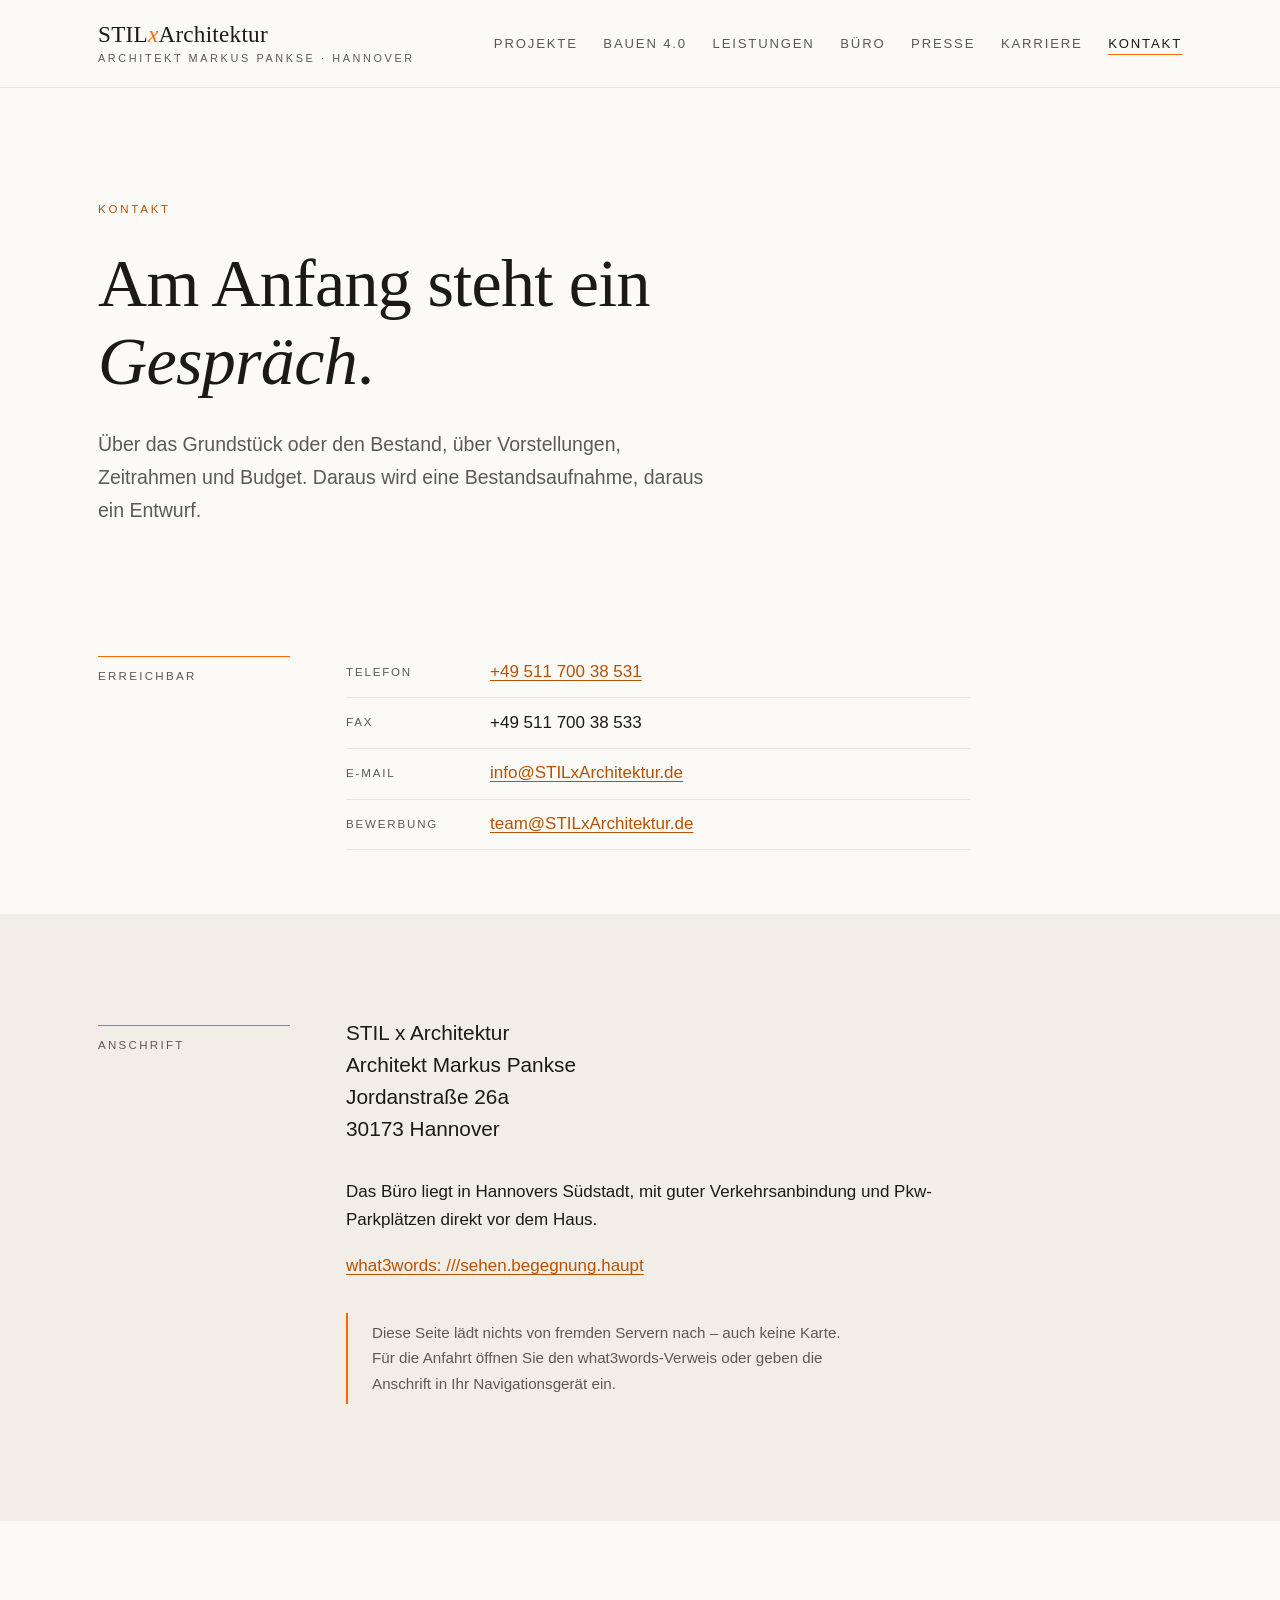
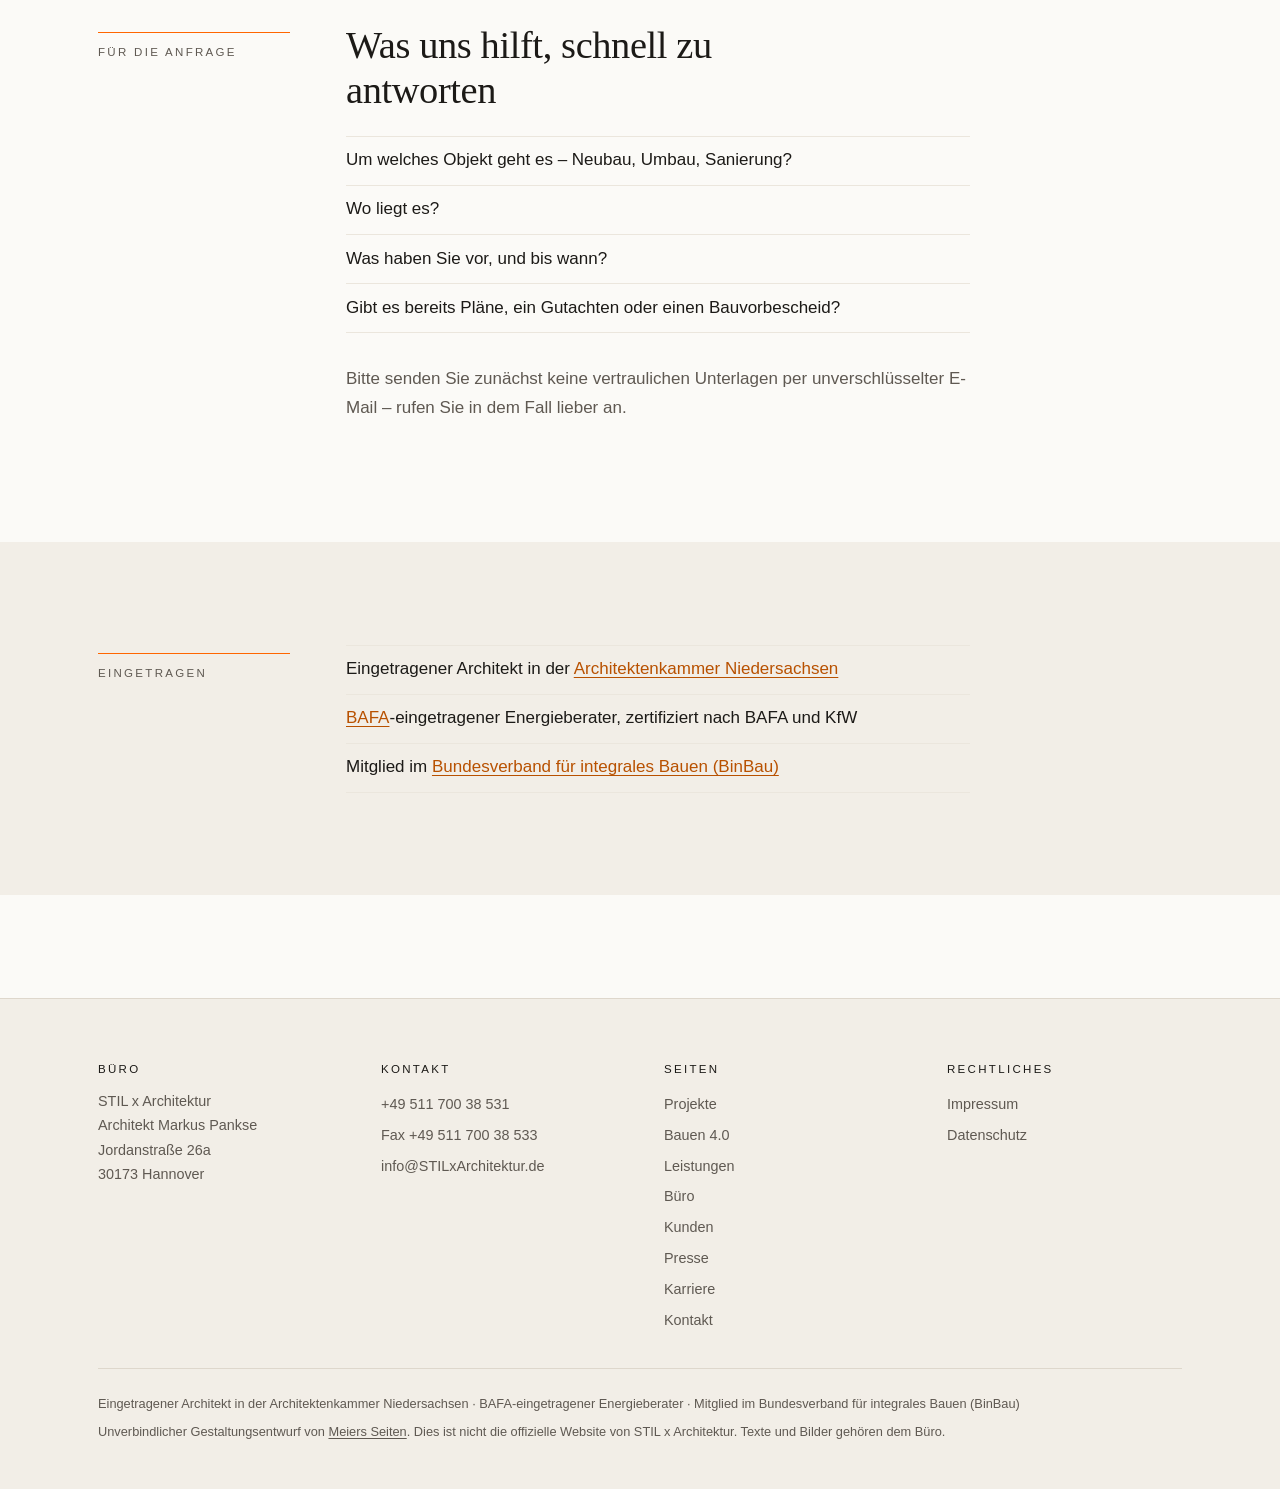
<file: kontakt.html>
<!DOCTYPE html>
<html lang="de" class="kein-js">
<head>
<meta charset="utf-8">
<meta name="viewport" content="width=device-width, initial-scale=1">
<title>Kontakt – STIL x Architektur</title>
<meta name="description" content="STIL x Architektur, Architekt Markus Pankse, Jordanstraße 26a, 30173 Hannover. Telefon 0511 70038531, info@STILxArchitektur.de">
<meta name="robots" content="noindex, nofollow">
<link rel="icon" href="data:image/svg+xml,%3Csvg xmlns='http://www.w3.org/2000/svg' viewBox='0 0 64 64'%3E%3Crect width='64' height='64' fill='%23fbfaf7'/%3E%3Ctext x='32' y='47' font-family='Georgia,serif' font-style='italic' font-size='46' fill='%23ff6600' text-anchor='middle'%3Ex%3C/text%3E%3C/svg%3E">
<link rel="stylesheet" href="css/style.css">
</head>
<body>

<a class="sprunglink" href="#inhalt">Zum Inhalt springen</a>

<header class="kopf">
  <div class="mitte kopf__innen">
    <a class="marke" href="index.html">
      STIL<span class="marke__x">x</span>Architektur
      <span class="marke__zusatz">Architekt Markus Pankse · Hannover</span>
    </a>
    <button class="menueknopf" type="button" aria-expanded="false" aria-controls="hauptmenue">
      <span class="menueknopf__balken" aria-hidden="true"></span> Menü
    </button>
    <nav class="hauptmenue" id="hauptmenue" aria-label="Hauptmenü">
      <ul class="hauptmenue__liste">
        <li><a class="hauptmenue__link" href="projekte.html">Projekte</a></li>
        <li><a class="hauptmenue__link" href="bauen40.html">Bauen 4.0</a></li>
        <li><a class="hauptmenue__link" href="leistungen.html">Leistungen</a></li>
        <li><a class="hauptmenue__link" href="buero.html">Büro</a></li>
        <li><a class="hauptmenue__link" href="presse.html">Presse</a></li>
        <li><a class="hauptmenue__link" href="karriere.html">Karriere</a></li>
        <li><a class="hauptmenue__link" href="kontakt.html" aria-current="page">Kontakt</a></li>
      </ul>
    </nav>
  </div>
</header>

<main id="inhalt">

  <section class="auftakt">
    <div class="mitte">
      <span class="augenmass">Kontakt</span>
      <h1 class="grosstitel">Am Anfang steht ein <em>Gespräch</em>.</h1>
      <p class="auftakt__text">
        Über das Grundstück oder den Bestand, über Vorstellungen, Zeitrahmen und
        Budget. Daraus wird eine Bestandsaufnahme, daraus ein Entwurf.
      </p>
    </div>
  </section>

  <section class="band band--eng">
    <div class="mitte">
      <div class="satz">
        <p class="satz__marginalie">Erreichbar</p>
        <div class="satz__inhalt">
          <dl class="angaben">
            <div class="angaben__paar">
              <dt>Telefon</dt>
              <dd><a href="tel:+4951170038531">+49 511 700 38 531</a></dd>
            </div>
            <div class="angaben__paar">
              <dt>Fax</dt>
              <dd>+49 511 700 38 533</dd>
            </div>
            <div class="angaben__paar">
              <dt>E-Mail</dt>
              <dd><a href="mailto:info@STILxArchitektur.de">info@STILxArchitektur.de</a></dd>
            </div>
            <div class="angaben__paar">
              <dt>Bewerbung</dt>
              <dd><a href="mailto:team@STILxArchitektur.de">team@STILxArchitektur.de</a></dd>
            </div>
          </dl>
        </div>
      </div>
    </div>
  </section>

  <section class="band band--tief">
    <div class="mitte">
      <div class="satz">
        <p class="satz__marginalie">Anschrift</p>
        <div class="satz__inhalt">
          <address class="vorspann">
            STIL x Architektur<br>
            Architekt Markus Pankse<br>
            Jordanstraße 26a<br>
            30173 Hannover
          </address>
          <p class="abstand-oben">
            Das Büro liegt in Hannovers Südstadt, mit guter Verkehrsanbindung
            und Pkw-Parkplätzen direkt vor dem Haus.
          </p>
          <p>
            <a href="https://w3w.co/sehen.begegnung.haupt" rel="noopener noreferrer" target="_blank">what3words: ///sehen.begegnung.haupt</a>
          </p>
          <!-- TODO: Öffnungszeiten sind nirgends belegt und werden deshalb
               nicht behauptet. Sobald das Büro welche nennt, gehören sie
               hierher. -->
          <p class="merkkasten abstand-oben">
            Diese Seite lädt nichts von fremden Servern nach – auch keine Karte.
            Für die Anfahrt öffnen Sie den what3words-Verweis oder geben die
            Anschrift in Ihr Navigationsgerät ein.
          </p>
        </div>
      </div>
    </div>
  </section>

  <section class="band">
    <div class="mitte">
      <div class="satz">
        <p class="satz__marginalie">Für die Anfrage</p>
        <div class="satz__inhalt">
          <h2 class="titel">Was uns hilft, schnell zu antworten</h2>
          <ul class="liste">
            <li>Um welches Objekt geht es – Neubau, Umbau, Sanierung?</li>
            <li>Wo liegt es?</li>
            <li>Was haben Sie vor, und bis wann?</li>
            <li>Gibt es bereits Pläne, ein Gutachten oder einen Bauvorbescheid?</li>
          </ul>
          <p class="mager abstand-oben">
            Bitte senden Sie zunächst keine vertraulichen Unterlagen per
            unverschlüsselter E-Mail – rufen Sie in dem Fall lieber an.
          </p>
        </div>
      </div>
    </div>
  </section>

  <section class="band band--tief">
    <div class="mitte">
      <div class="satz">
        <p class="satz__marginalie">Eingetragen</p>
        <div class="satz__inhalt">
          <ul class="liste">
            <li>
              Eingetragener Architekt in der
              <a href="https://www.aknds.de" rel="noopener noreferrer" target="_blank">Architektenkammer Niedersachsen</a>
            </li>
            <li>
              <a href="https://www.bafa.de/DE/Energie/energie_node.html" rel="noopener noreferrer" target="_blank">BAFA</a>-eingetragener
              Energieberater, zertifiziert nach BAFA und KfW
            </li>
            <li>
              Mitglied im
              <a href="https://www.bin-bau.de" rel="noopener noreferrer" target="_blank">Bundesverband für integrales Bauen (BinBau)</a>
            </li>
          </ul>
        </div>
      </div>
    </div>
  </section>
</main>

<footer class="fuss">
  <div class="mitte">
    <div class="fuss__oben">
      <div>
        <h2>Büro</h2>
        <address>
          STIL x Architektur<br>
          Architekt Markus Pankse<br>
          Jordanstraße 26a<br>
          30173 Hannover
        </address>
      </div>
      <div>
        <h2>Kontakt</h2>
        <ul class="fuss__liste">
          <li><a href="tel:+4951170038531">+49 511 700 38 531</a></li>
          <li>Fax +49 511 700 38 533</li>
          <li><a href="mailto:info@STILxArchitektur.de">info@STILxArchitektur.de</a></li>
        </ul>
      </div>
      <div>
        <h2>Seiten</h2>
        <ul class="fuss__liste">
          <li><a href="projekte.html">Projekte</a></li>
          <li><a href="bauen40.html">Bauen 4.0</a></li>
          <li><a href="leistungen.html">Leistungen</a></li>
          <li><a href="buero.html">Büro</a></li>
          <li><a href="kunden.html">Kunden</a></li>
          <li><a href="presse.html">Presse</a></li>
          <li><a href="karriere.html">Karriere</a></li>
          <li><a href="kontakt.html">Kontakt</a></li>
        </ul>
      </div>
      <div>
        <h2>Rechtliches</h2>
        <ul class="fuss__liste">
          <li><a href="impressum.html">Impressum</a></li>
          <li><a href="datenschutz.html">Datenschutz</a></li>
        </ul>
      </div>
    </div>
    <div class="fuss__unten">
      <p>
        Eingetragener Architekt in der Architektenkammer Niedersachsen ·
        BAFA-eingetragener Energieberater · Mitglied im Bundesverband für
        integrales Bauen (BinBau)
      </p>
      <p>
        Unverbindlicher Gestaltungsentwurf von
        <a href="https://meiersseiten.de" rel="noopener noreferrer" target="_blank">Meiers Seiten</a>.
        Dies ist nicht die offizielle Website von STIL x Architektur. Texte und
        Bilder gehören dem Büro.
      </p>
    </div>
  </div>
</footer>

<script src="js/script.js"></script>
</body>
</html>
</file>
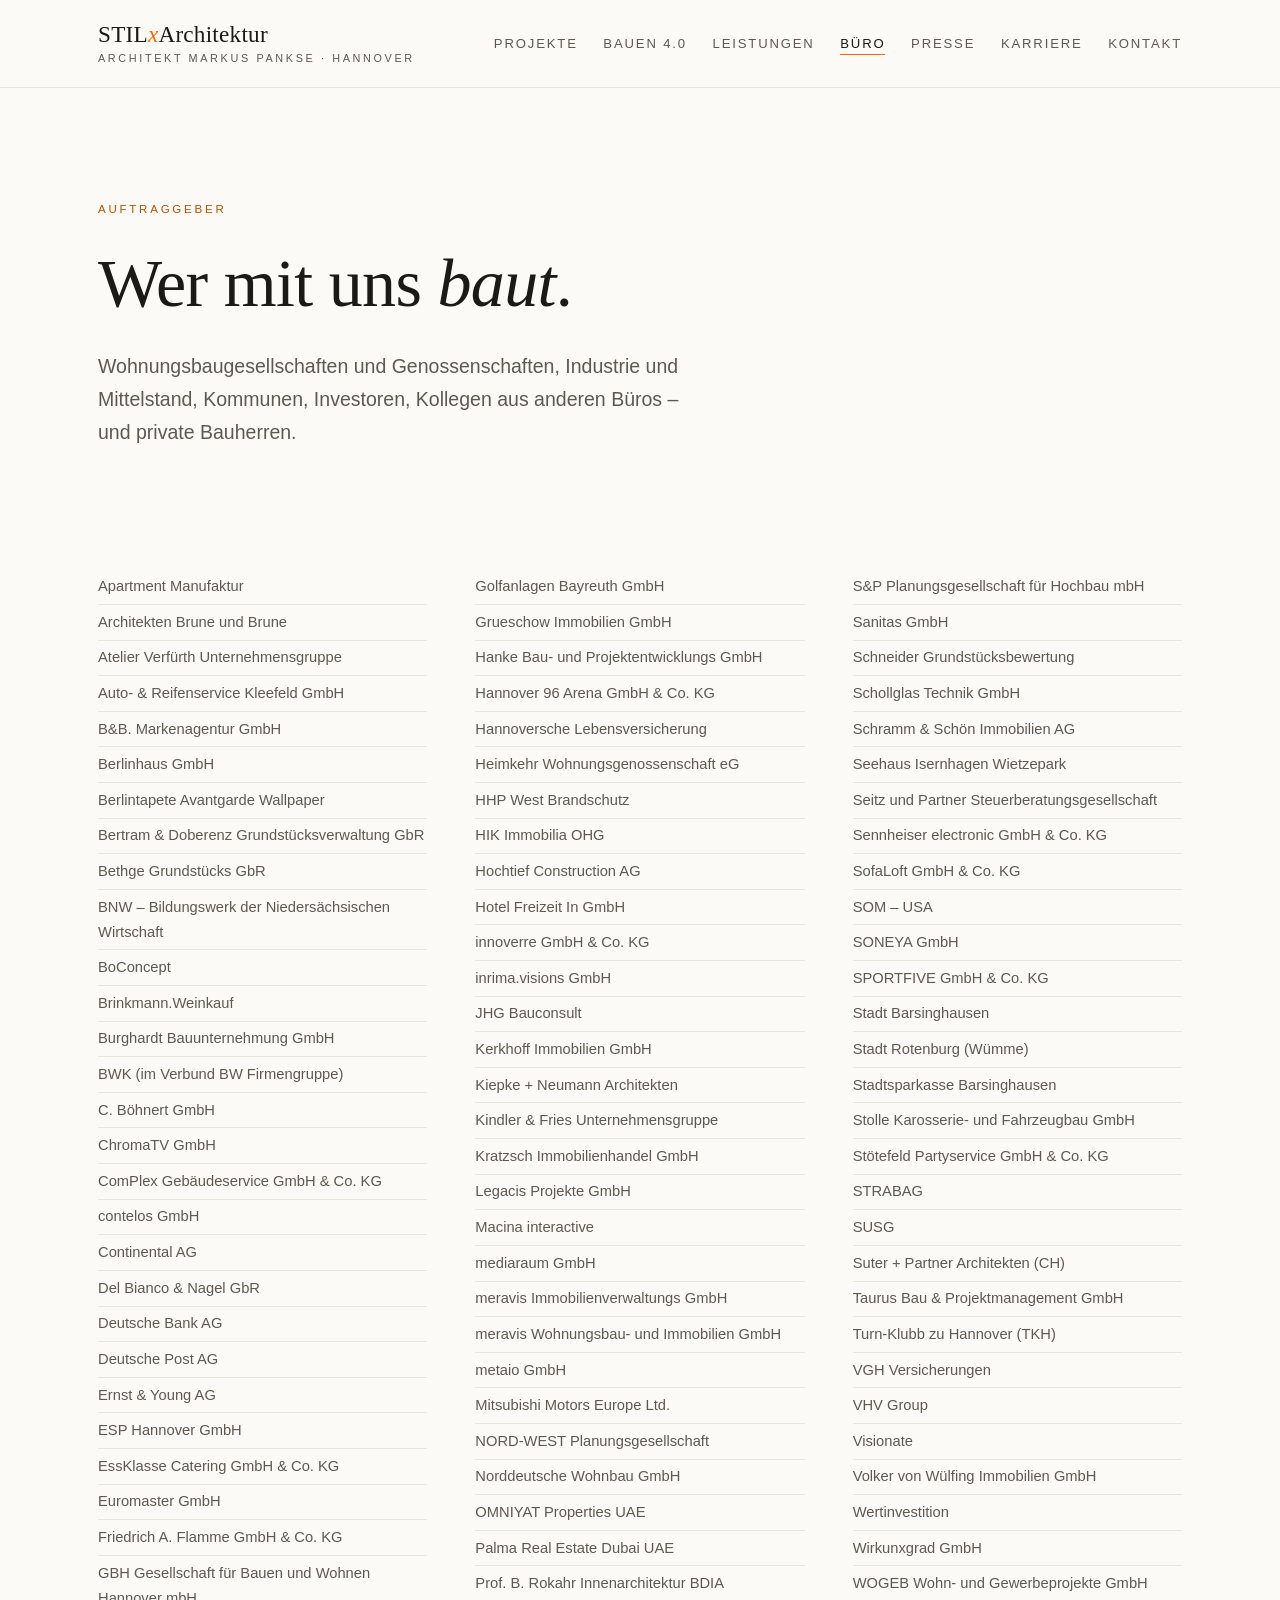
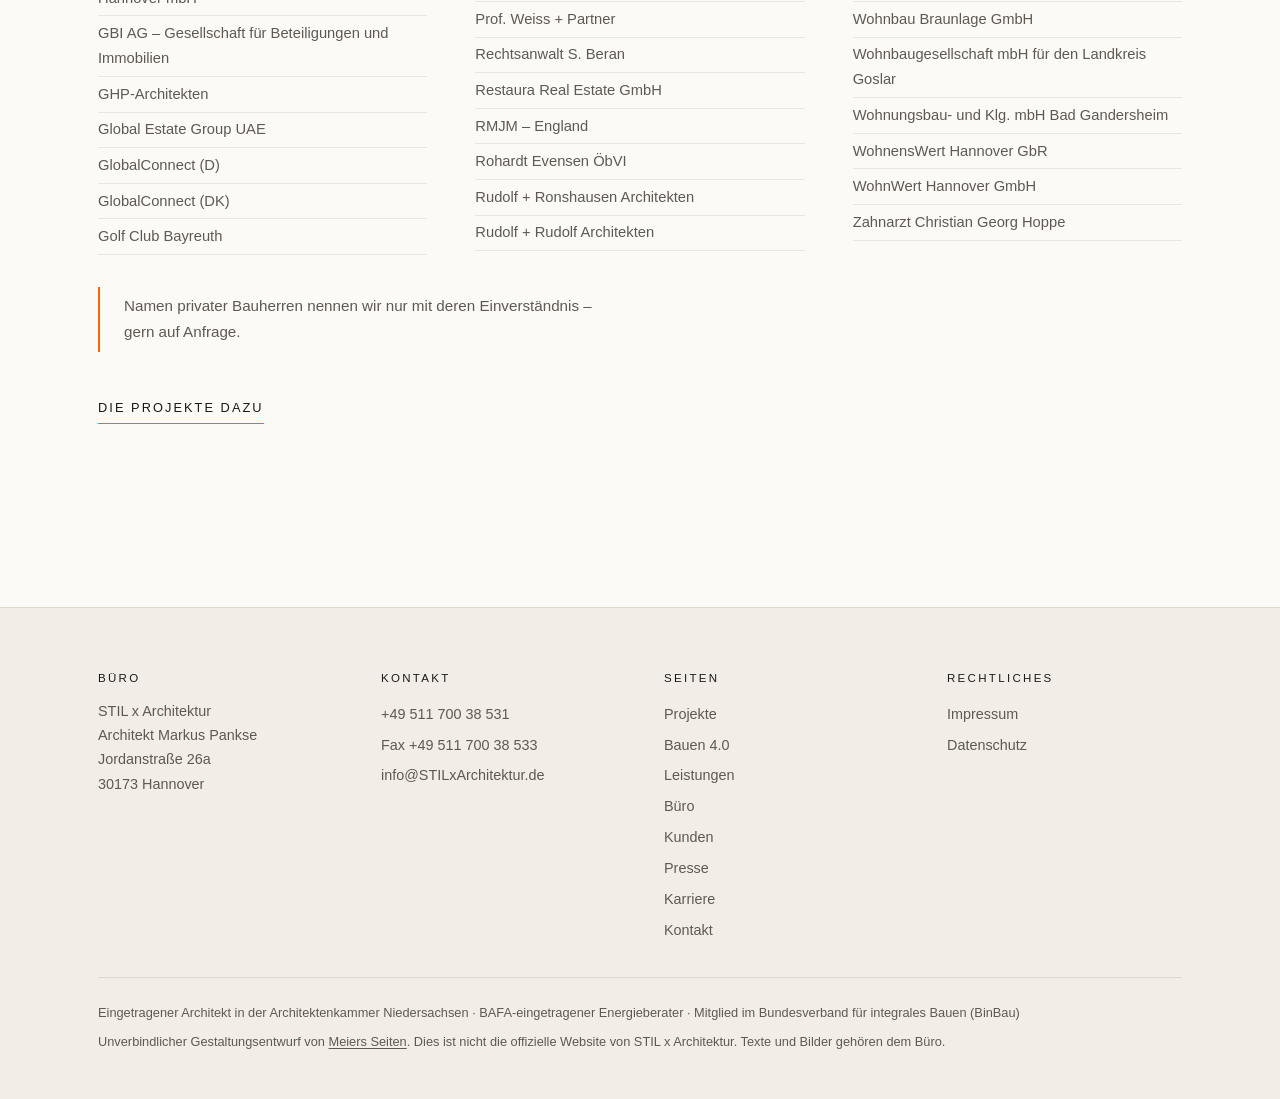
<file: kunden.html>
<!DOCTYPE html>
<html lang="de" class="kein-js">
<head>
<meta charset="utf-8">
<meta name="viewport" content="width=device-width, initial-scale=1">
<title>Kunden – STIL x Architektur</title>
<meta name="description" content="Auftraggeber von STIL x Architektur: Wohnungsbaugesellschaften, Genossenschaften, Industrie, Kommunen, Investoren, Architekturbüros und private Bauherren.">
<meta name="robots" content="noindex, nofollow">
<link rel="icon" href="data:image/svg+xml,%3Csvg xmlns='http://www.w3.org/2000/svg' viewBox='0 0 64 64'%3E%3Crect width='64' height='64' fill='%23fbfaf7'/%3E%3Ctext x='32' y='47' font-family='Georgia,serif' font-style='italic' font-size='46' fill='%23ff6600' text-anchor='middle'%3Ex%3C/text%3E%3C/svg%3E">
<link rel="stylesheet" href="css/style.css">
</head>
<body>

<a class="sprunglink" href="#inhalt">Zum Inhalt springen</a>

<header class="kopf">
  <div class="mitte kopf__innen">
    <a class="marke" href="index.html">
      STIL<span class="marke__x">x</span>Architektur
      <span class="marke__zusatz">Architekt Markus Pankse · Hannover</span>
    </a>
    <button class="menueknopf" type="button" aria-expanded="false" aria-controls="hauptmenue">
      <span class="menueknopf__balken" aria-hidden="true"></span> Menü
    </button>
    <nav class="hauptmenue" id="hauptmenue" aria-label="Hauptmenü">
      <ul class="hauptmenue__liste">
        <li><a class="hauptmenue__link" href="projekte.html">Projekte</a></li>
        <li><a class="hauptmenue__link" href="bauen40.html">Bauen 4.0</a></li>
        <li><a class="hauptmenue__link" href="leistungen.html">Leistungen</a></li>
        <li><a class="hauptmenue__link" href="buero.html" aria-current="page">Büro</a></li>
        <li><a class="hauptmenue__link" href="presse.html">Presse</a></li>
        <li><a class="hauptmenue__link" href="karriere.html">Karriere</a></li>
        <li><a class="hauptmenue__link" href="kontakt.html">Kontakt</a></li>
      </ul>
    </nav>
  </div>
</header>

<main id="inhalt">

  <section class="auftakt">
    <div class="mitte">
      <span class="augenmass">Auftraggeber</span>
      <h1 class="grosstitel">Wer mit uns <em>baut</em>.</h1>
      <p class="auftakt__text">
        Wohnungsbaugesellschaften und Genossenschaften, Industrie und
        Mittelstand, Kommunen, Investoren, Kollegen aus anderen Büros – und
        private Bauherren.
      </p>
    </div>
  </section>

  <section class="band band--eng">
    <div class="mitte">
      <!-- TODO: Im Original ist rund zwei Drittel der Liste verlinkt. Viele
           Adressen sind nicht mehr erreichbar. Die Namen stehen deshalb
           zunächst ohne Verweis; das Büro gibt frei, welche Links wieder
           gesetzt werden.
           TODO: Namen privater Bauherren aus der alten Liste sind nicht
           übernommen (DSGVO). Siehe README, offener Punkt 6. -->
      <ul class="kundenliste">
        <li>Apartment Manufaktur</li>
        <li>Architekten Brune und Brune</li>
        <li>Atelier Verfürth Unternehmensgruppe</li>
        <li>Auto- &amp; Reifenservice Kleefeld GmbH</li>
        <li>B&amp;B. Markenagentur GmbH</li>
        <li>Berlinhaus GmbH</li>
        <li>Berlintapete Avantgarde Wallpaper</li>
        <li>Bertram &amp; Doberenz Grundstücksverwaltung GbR</li>
        <li>Bethge Grundstücks GbR</li>
        <li>BNW – Bildungswerk der Niedersächsischen Wirtschaft</li>
        <li>BoConcept</li>
        <li>Brinkmann.Weinkauf</li>
        <li>Burghardt Bauunternehmung GmbH</li>
        <li>BWK (im Verbund BW Firmengruppe)</li>
        <li>C. Böhnert GmbH</li>
        <li>ChromaTV GmbH</li>
        <li>ComPlex Gebäudeservice GmbH &amp; Co. KG</li>
        <li>contelos GmbH</li>
        <li>Continental AG</li>
        <li>Del Bianco &amp; Nagel GbR</li>
        <li>Deutsche Bank AG</li>
        <li>Deutsche Post AG</li>
        <li>Ernst &amp; Young AG</li>
        <li>ESP Hannover GmbH</li>
        <li>EssKlasse Catering GmbH &amp; Co. KG</li>
        <li>Euromaster GmbH</li>
        <li>Friedrich A. Flamme GmbH &amp; Co. KG</li>
        <li>GBH Gesellschaft für Bauen und Wohnen Hannover mbH</li>
        <li>GBI AG – Gesellschaft für Beteiligungen und Immobilien</li>
        <li>GHP-Architekten</li>
        <li>Global Estate Group UAE</li>
        <li>GlobalConnect (D)</li>
        <li>GlobalConnect (DK)</li>
        <li>Golf Club Bayreuth</li>
        <li>Golfanlagen Bayreuth GmbH</li>
        <li>Grueschow Immobilien GmbH</li>
        <li>Hanke Bau- und Projektentwicklungs GmbH</li>
        <li>Hannover 96 Arena GmbH &amp; Co. KG</li>
        <li>Hannoversche Lebensversicherung</li>
        <li>Heimkehr Wohnungsgenossenschaft eG</li>
        <li>HHP West Brandschutz</li>
        <li>HIK Immobilia OHG</li>
        <li>Hochtief Construction AG</li>
        <li>Hotel Freizeit In GmbH</li>
        <li>innoverre GmbH &amp; Co. KG</li>
        <li>inrima.visions GmbH</li>
        <li>JHG Bauconsult</li>
        <li>Kerkhoff Immobilien GmbH</li>
        <li>Kiepke + Neumann Architekten</li>
        <li>Kindler &amp; Fries Unternehmensgruppe</li>
        <li>Kratzsch Immobilienhandel GmbH</li>
        <li>Legacis Projekte GmbH</li>
        <li>Macina interactive</li>
        <li>mediaraum GmbH</li>
        <li>meravis Immobilienverwaltungs GmbH</li>
        <li>meravis Wohnungsbau- und Immobilien GmbH</li>
        <li>metaio GmbH</li>
        <li>Mitsubishi Motors Europe Ltd.</li>
        <li>NORD-WEST Planungsgesellschaft</li>
        <li>Norddeutsche Wohnbau GmbH</li>
        <li>OMNIYAT Properties UAE</li>
        <li>Palma Real Estate Dubai UAE</li>
        <li>Prof. B. Rokahr Innenarchitektur BDIA</li>
        <li>Prof. Weiss + Partner</li>
        <li>Rechtsanwalt S. Beran</li>
        <li>Restaura Real Estate GmbH</li>
        <li>RMJM – England</li>
        <li>Rohardt Evensen ÖbVI</li>
        <li>Rudolf + Ronshausen Architekten</li>
        <li>Rudolf + Rudolf Architekten</li>
        <li>S&amp;P Planungsgesellschaft für Hochbau mbH</li>
        <li>Sanitas GmbH</li>
        <li>Schneider Grundstücksbewertung</li>
        <li>Schollglas Technik GmbH</li>
        <li>Schramm &amp; Schön Immobilien AG</li>
        <li>Seehaus Isernhagen Wietzepark</li>
        <li>Seitz und Partner Steuerberatungsgesellschaft</li>
        <li>Sennheiser electronic GmbH &amp; Co. KG</li>
        <li>SofaLoft GmbH &amp; Co. KG</li>
        <li>SOM – USA</li>
        <li>SONEYA GmbH</li>
        <li>SPORTFIVE GmbH &amp; Co. KG</li>
        <li>Stadt Barsinghausen</li>
        <li>Stadt Rotenburg (Wümme)</li>
        <li>Stadtsparkasse Barsinghausen</li>
        <li>Stolle Karosserie- und Fahrzeugbau GmbH</li>
        <li>Stötefeld Partyservice GmbH &amp; Co. KG</li>
        <li>STRABAG</li>
        <li>SUSG</li>
        <li>Suter + Partner Architekten (CH)</li>
        <li>Taurus Bau &amp; Projektmanagement GmbH</li>
        <li>Turn-Klubb zu Hannover (TKH)</li>
        <li>VGH Versicherungen</li>
        <li>VHV Group</li>
        <li>Visionate</li>
        <li>Volker von Wülfing Immobilien GmbH</li>
        <li>Wertinvestition</li>
        <li>Wirkunxgrad GmbH</li>
        <li>WOGEB Wohn- und Gewerbeprojekte GmbH</li>
        <li>Wohnbau Braunlage GmbH</li>
        <li>Wohnbaugesellschaft mbH für den Landkreis Goslar</li>
        <li>Wohnungsbau- und Klg. mbH Bad Gandersheim</li>
        <li>WohnensWert Hannover GbR</li>
        <li>WohnWert Hannover GmbH</li>
        <li>Zahnarzt Christian Georg Hoppe</li>
      </ul>

      <p class="merkkasten abstand-oben">
        Namen privater Bauherren nennen wir nur mit deren Einverständnis –
        gern auf Anfrage.
      </p>

      <p><a class="weiterlesen" href="projekte.html">Die Projekte dazu</a></p>
    </div>
  </section>
</main>

<footer class="fuss">
  <div class="mitte">
    <div class="fuss__oben">
      <div>
        <h2>Büro</h2>
        <address>
          STIL x Architektur<br>
          Architekt Markus Pankse<br>
          Jordanstraße 26a<br>
          30173 Hannover
        </address>
      </div>
      <div>
        <h2>Kontakt</h2>
        <ul class="fuss__liste">
          <li><a href="tel:+4951170038531">+49 511 700 38 531</a></li>
          <li>Fax +49 511 700 38 533</li>
          <li><a href="mailto:info@STILxArchitektur.de">info@STILxArchitektur.de</a></li>
        </ul>
      </div>
      <div>
        <h2>Seiten</h2>
        <ul class="fuss__liste">
          <li><a href="projekte.html">Projekte</a></li>
          <li><a href="bauen40.html">Bauen 4.0</a></li>
          <li><a href="leistungen.html">Leistungen</a></li>
          <li><a href="buero.html">Büro</a></li>
          <li><a href="kunden.html">Kunden</a></li>
          <li><a href="presse.html">Presse</a></li>
          <li><a href="karriere.html">Karriere</a></li>
          <li><a href="kontakt.html">Kontakt</a></li>
        </ul>
      </div>
      <div>
        <h2>Rechtliches</h2>
        <ul class="fuss__liste">
          <li><a href="impressum.html">Impressum</a></li>
          <li><a href="datenschutz.html">Datenschutz</a></li>
        </ul>
      </div>
    </div>
    <div class="fuss__unten">
      <p>
        Eingetragener Architekt in der Architektenkammer Niedersachsen ·
        BAFA-eingetragener Energieberater · Mitglied im Bundesverband für
        integrales Bauen (BinBau)
      </p>
      <p>
        Unverbindlicher Gestaltungsentwurf von
        <a href="https://meiersseiten.de" rel="noopener noreferrer" target="_blank">Meiers Seiten</a>.
        Dies ist nicht die offizielle Website von STIL x Architektur. Texte und
        Bilder gehören dem Büro.
      </p>
    </div>
  </div>
</footer>

<script src="js/script.js"></script>
</body>
</html>
</file>
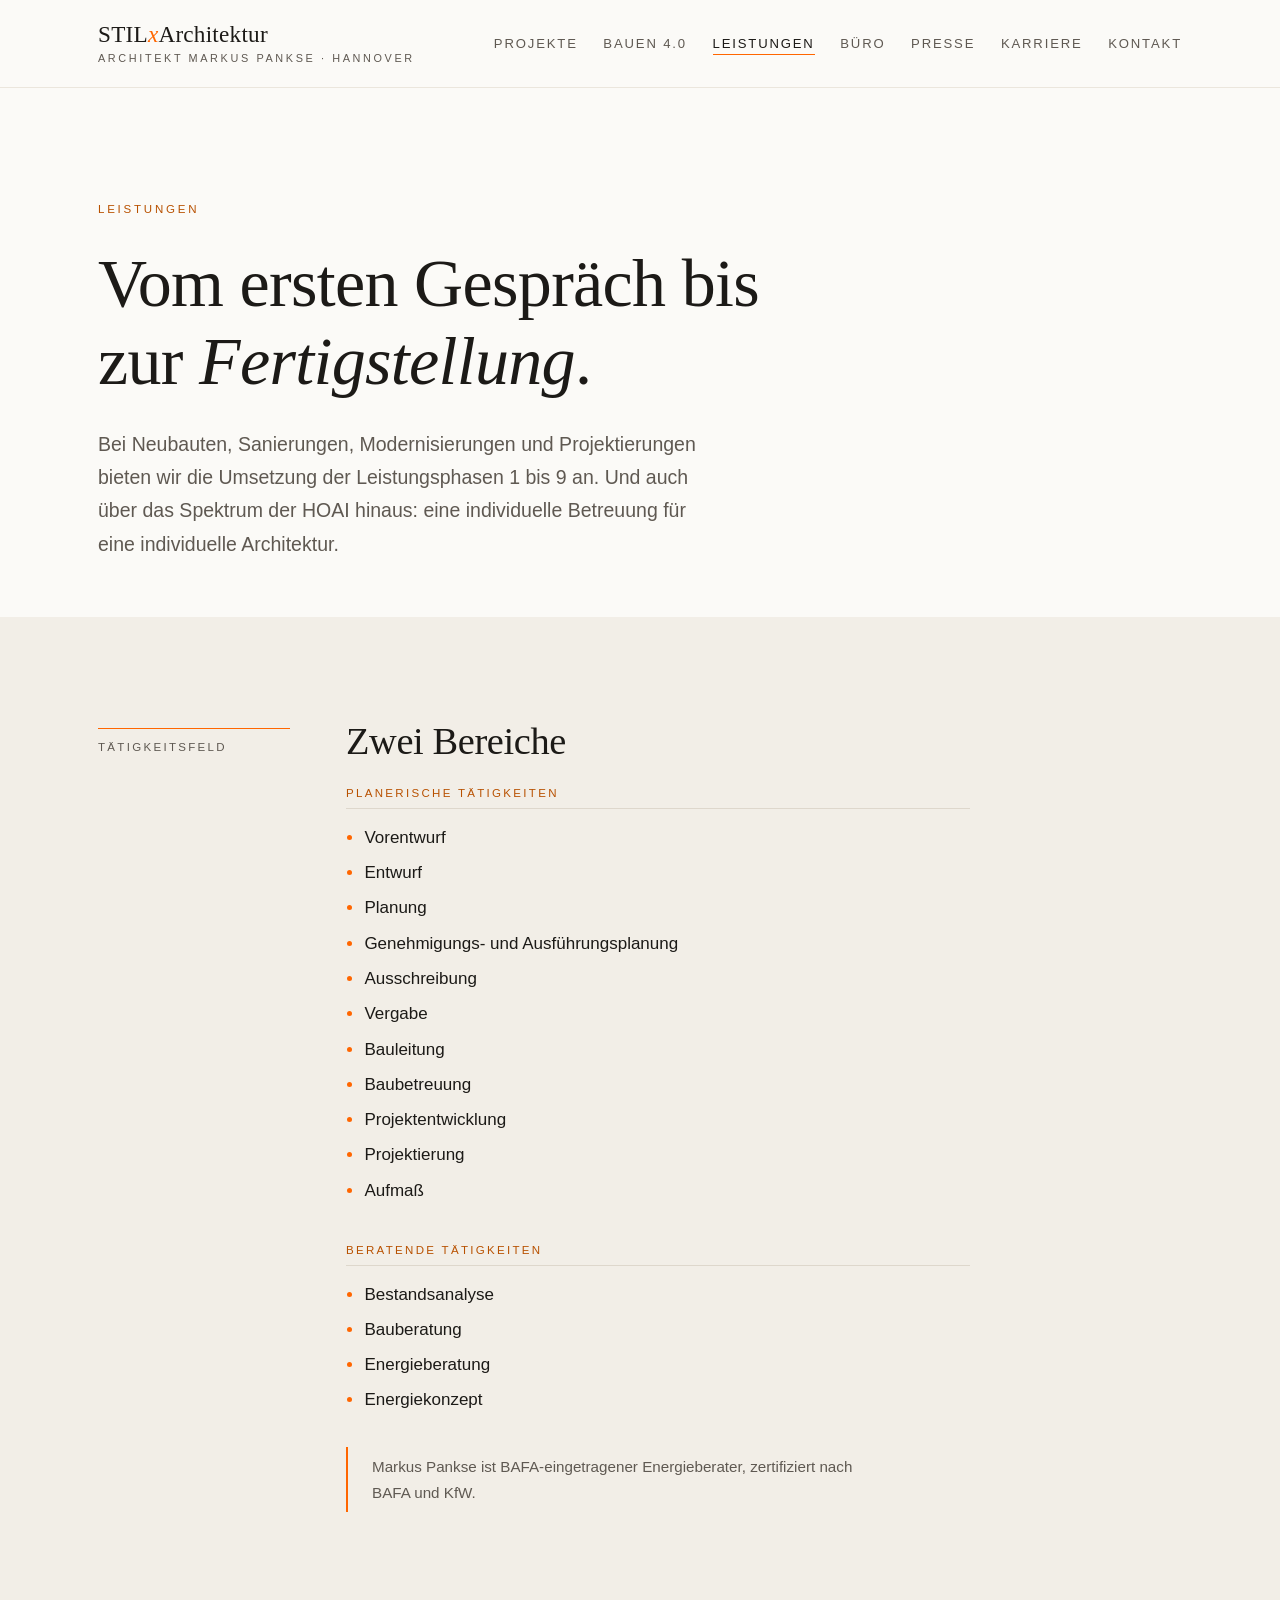
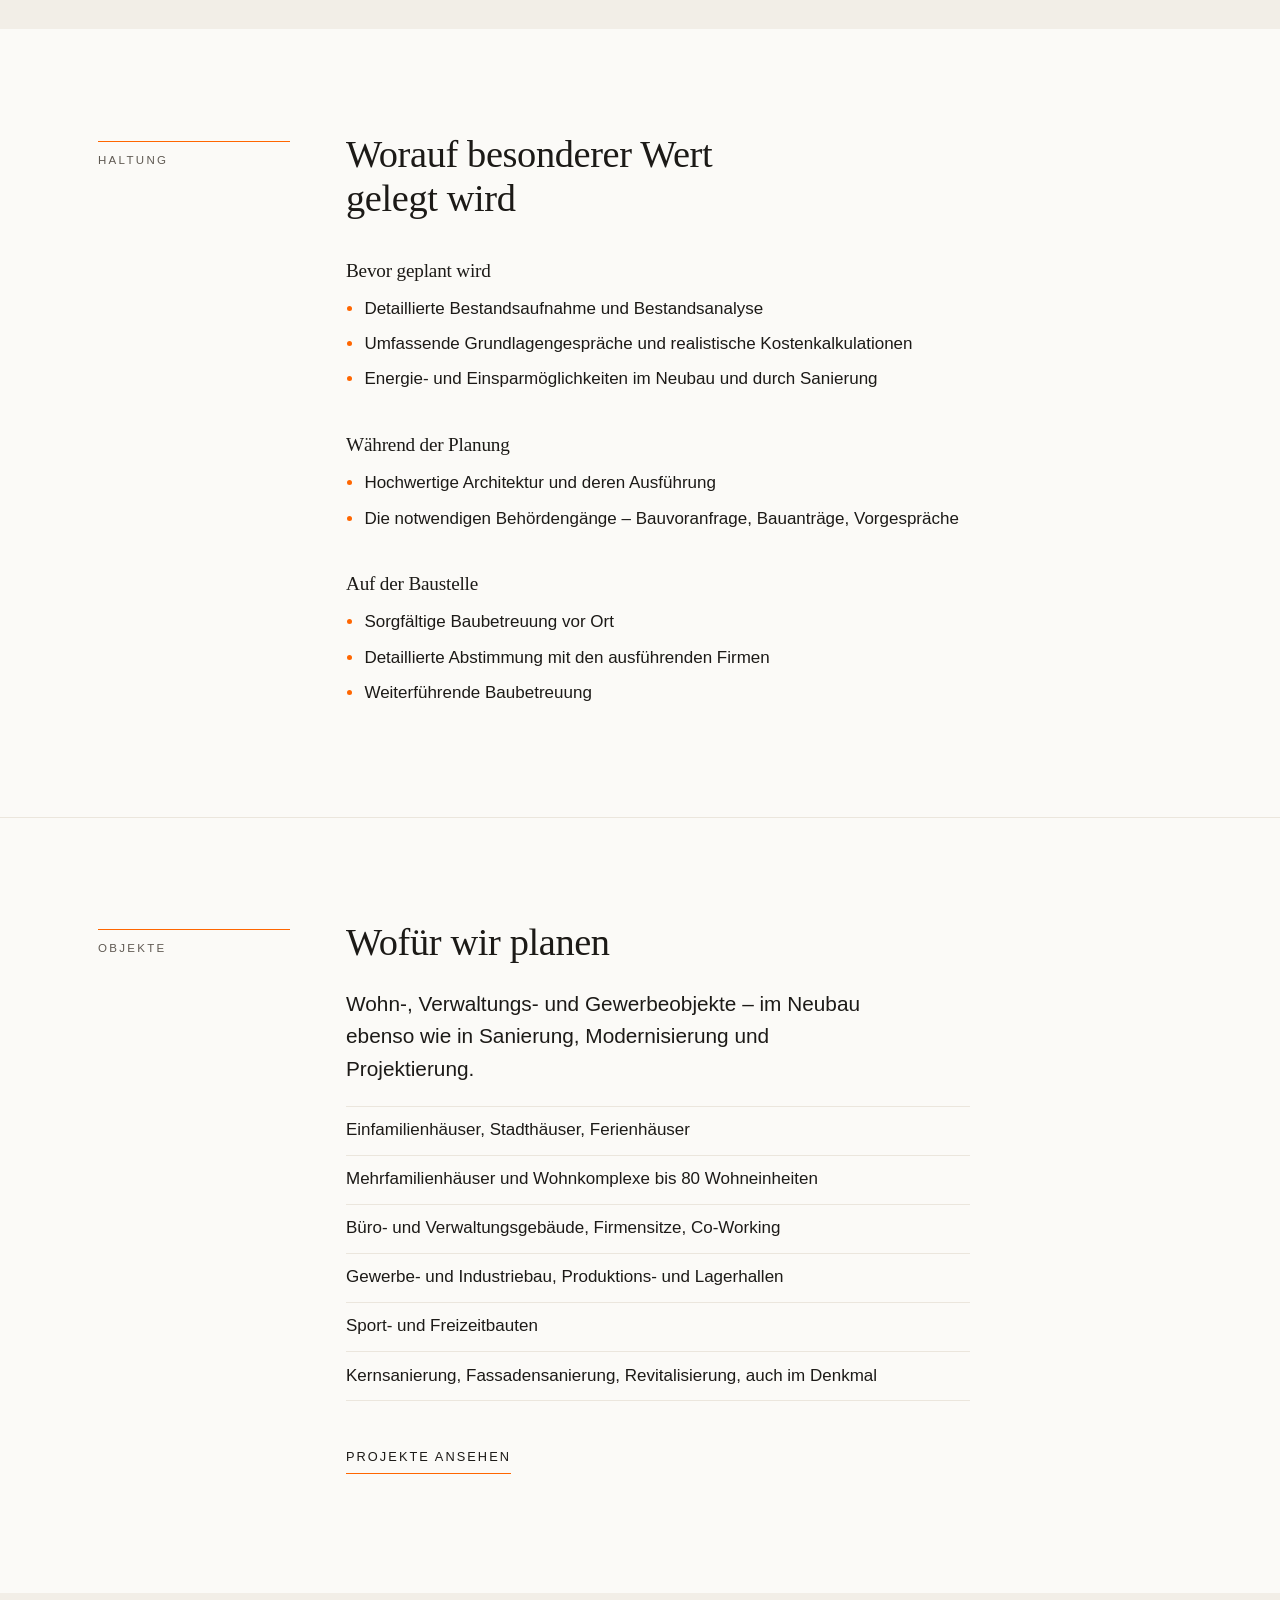
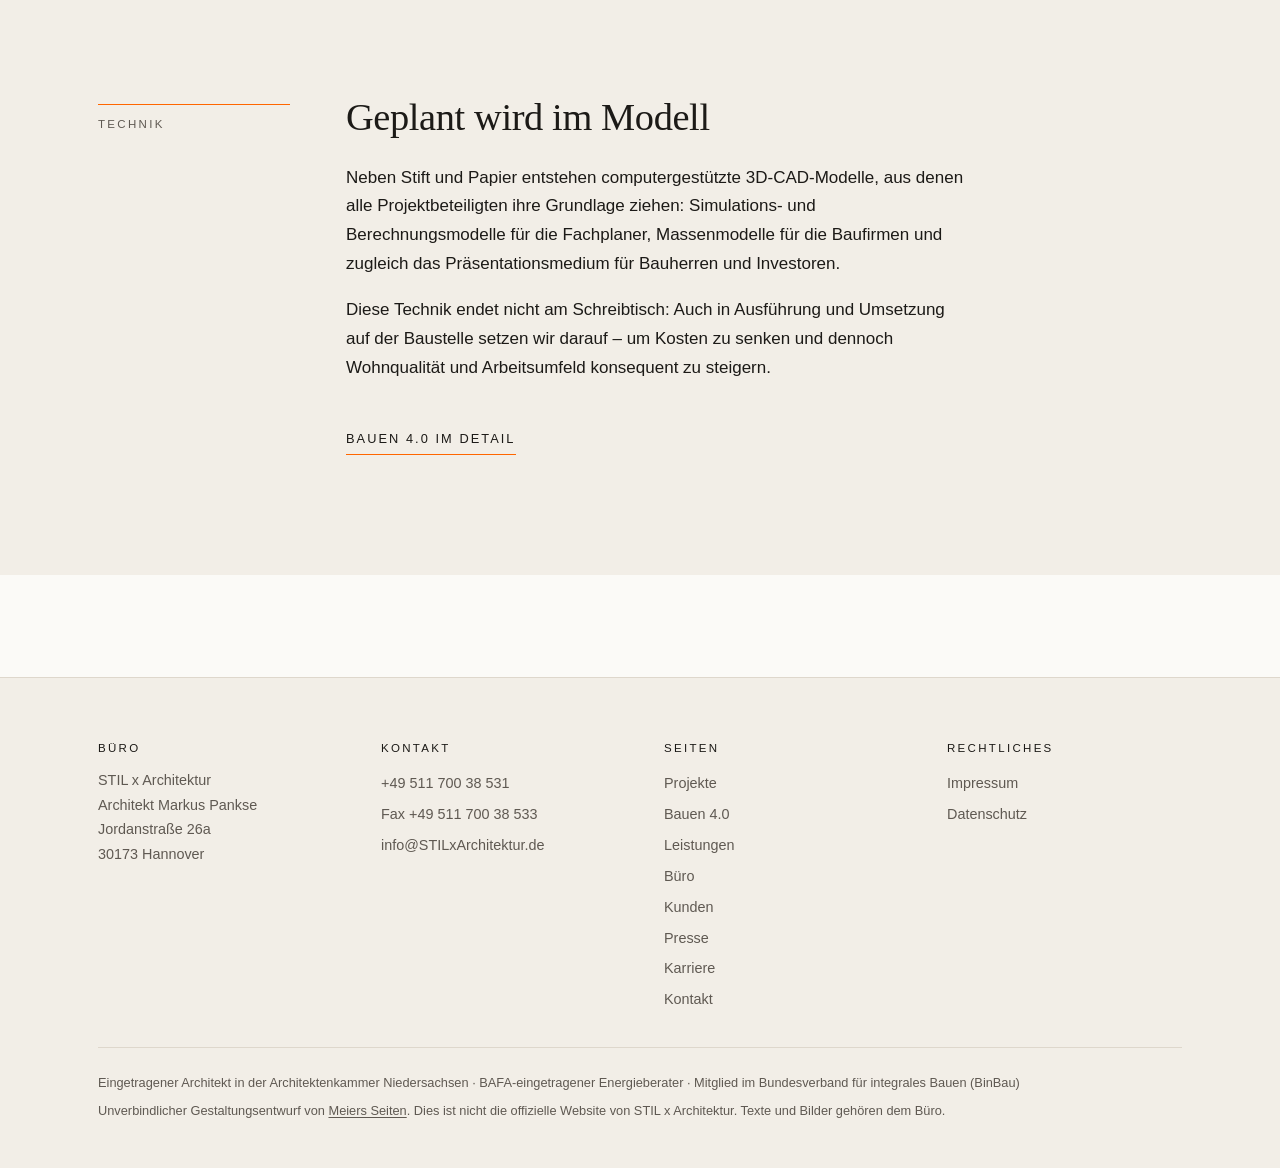
<file: leistungen.html>
<!DOCTYPE html>
<html lang="de" class="kein-js">
<head>
<meta charset="utf-8">
<meta name="viewport" content="width=device-width, initial-scale=1">
<title>Leistungen – STIL x Architektur</title>
<meta name="description" content="Leistungsphasen 1 bis 9 für Neubau, Sanierung, Modernisierung und Projektierung. Planerische und beratende Tätigkeiten von STIL x Architektur in Hannover.">
<meta name="robots" content="noindex, nofollow">
<link rel="icon" href="data:image/svg+xml,%3Csvg xmlns='http://www.w3.org/2000/svg' viewBox='0 0 64 64'%3E%3Crect width='64' height='64' fill='%23fbfaf7'/%3E%3Ctext x='32' y='47' font-family='Georgia,serif' font-style='italic' font-size='46' fill='%23ff6600' text-anchor='middle'%3Ex%3C/text%3E%3C/svg%3E">
<link rel="stylesheet" href="css/style.css">
</head>
<body>

<a class="sprunglink" href="#inhalt">Zum Inhalt springen</a>

<header class="kopf">
  <div class="mitte kopf__innen">
    <a class="marke" href="index.html">
      STIL<span class="marke__x">x</span>Architektur
      <span class="marke__zusatz">Architekt Markus Pankse · Hannover</span>
    </a>
    <button class="menueknopf" type="button" aria-expanded="false" aria-controls="hauptmenue">
      <span class="menueknopf__balken" aria-hidden="true"></span> Menü
    </button>
    <nav class="hauptmenue" id="hauptmenue" aria-label="Hauptmenü">
      <ul class="hauptmenue__liste">
        <li><a class="hauptmenue__link" href="projekte.html">Projekte</a></li>
        <li><a class="hauptmenue__link" href="bauen40.html">Bauen 4.0</a></li>
        <li><a class="hauptmenue__link" href="leistungen.html" aria-current="page">Leistungen</a></li>
        <li><a class="hauptmenue__link" href="buero.html">Büro</a></li>
        <li><a class="hauptmenue__link" href="presse.html">Presse</a></li>
        <li><a class="hauptmenue__link" href="karriere.html">Karriere</a></li>
        <li><a class="hauptmenue__link" href="kontakt.html">Kontakt</a></li>
      </ul>
    </nav>
  </div>
</header>

<main id="inhalt">

  <section class="auftakt">
    <div class="mitte">
      <span class="augenmass">Leistungen</span>
      <h1 class="grosstitel">Vom ersten Gespräch bis zur <em>Fertigstellung</em>.</h1>
      <p class="auftakt__text">
        Bei Neubauten, Sanierungen, Modernisierungen und Projektierungen bieten
        wir die Umsetzung der Leistungsphasen 1 bis 9 an. Und auch über das
        Spektrum der HOAI hinaus: eine individuelle Betreuung für eine
        individuelle Architektur.
      </p>
    </div>
  </section>

  <section class="band band--tief">
    <div class="mitte">
      <div class="satz">
        <p class="satz__marginalie">Tätigkeitsfeld</p>
        <div class="satz__inhalt">
          <h2 class="titel">Zwei Bereiche</h2>
          <div class="spalten spalten--zwei">
            <div>
              <h3 class="rubrik">Planerische Tätigkeiten</h3>
              <ul class="punktliste">
                <li>Vorentwurf</li>
                <li>Entwurf</li>
                <li>Planung</li>
                <li>Genehmigungs- und Ausführungsplanung</li>
                <li>Ausschreibung</li>
                <li>Vergabe</li>
                <li>Bauleitung</li>
                <li>Baubetreuung</li>
                <li>Projektentwicklung</li>
                <li>Projektierung</li>
                <li>Aufmaß</li>
              </ul>
            </div>
            <div>
              <h3 class="rubrik">Beratende Tätigkeiten</h3>
              <ul class="punktliste">
                <li>Bestandsanalyse</li>
                <li>Bauberatung</li>
                <li>Energieberatung</li>
                <li>Energiekonzept</li>
              </ul>
              <p class="merkkasten abstand-oben">
                Markus Pankse ist BAFA-eingetragener Energieberater,
                zertifiziert nach BAFA und KfW.
              </p>
            </div>
          </div>
        </div>
      </div>
    </div>
  </section>

  <section class="band">
    <div class="mitte">
      <div class="satz">
        <p class="satz__marginalie">Haltung</p>
        <div class="satz__inhalt">
          <h2 class="titel">Worauf besonderer Wert gelegt wird</h2>

          <h3 class="zwischentitel">Bevor geplant wird</h3>
          <ul class="punktliste">
            <li>Detaillierte Bestandsaufnahme und Bestandsanalyse</li>
            <li>Umfassende Grundlagengespräche und realistische Kostenkalkulationen</li>
            <li>Energie- und Einsparmöglichkeiten im Neubau und durch Sanierung</li>
          </ul>

          <h3 class="zwischentitel">Während der Planung</h3>
          <ul class="punktliste">
            <li>Hochwertige Architektur und deren Ausführung</li>
            <li>Die notwendigen Behördengänge – Bauvoranfrage, Bauanträge, Vorgespräche</li>
          </ul>

          <h3 class="zwischentitel">Auf der Baustelle</h3>
          <ul class="punktliste">
            <li>Sorgfältige Baubetreuung vor Ort</li>
            <li>Detaillierte Abstimmung mit den ausführenden Firmen</li>
            <li>Weiterführende Baubetreuung</li>
          </ul>
        </div>
      </div>
    </div>
  </section>

  <section class="band band--linie">
    <div class="mitte">
      <div class="satz">
        <p class="satz__marginalie">Objekte</p>
        <div class="satz__inhalt">
          <h2 class="titel">Wofür wir planen</h2>
          <p class="vorspann">
            Wohn-, Verwaltungs- und Gewerbeobjekte – im Neubau ebenso wie in
            Sanierung, Modernisierung und Projektierung.
          </p>
          <ul class="liste">
            <li>Einfamilienhäuser, Stadthäuser, Ferienhäuser</li>
            <li>Mehrfamilienhäuser und Wohnkomplexe bis 80 Wohneinheiten</li>
            <li>Büro- und Verwaltungsgebäude, Firmensitze, Co-Working</li>
            <li>Gewerbe- und Industriebau, Produktions- und Lagerhallen</li>
            <li>Sport- und Freizeitbauten</li>
            <li>Kernsanierung, Fassadensanierung, Revitalisierung, auch im Denkmal</li>
          </ul>
          <p><a class="weiterlesen" href="projekte.html">Projekte ansehen</a></p>
        </div>
      </div>
    </div>
  </section>

  <section class="band band--tief">
    <div class="mitte">
      <div class="satz">
        <p class="satz__marginalie">Technik</p>
        <div class="satz__inhalt">
          <h2 class="titel">Geplant wird im Modell</h2>
          <p>
            Neben Stift und Papier entstehen computergestützte 3D-CAD-Modelle,
            aus denen alle Projektbeteiligten ihre Grundlage ziehen:
            Simulations- und Berechnungsmodelle für die Fachplaner,
            Massenmodelle für die Baufirmen und zugleich das
            Präsentationsmedium für Bauherren und Investoren.
          </p>
          <p>
            Diese Technik endet nicht am Schreibtisch: Auch in Ausführung und
            Umsetzung auf der Baustelle setzen wir darauf – um Kosten zu senken
            und dennoch Wohnqualität und Arbeitsumfeld konsequent zu steigern.
          </p>
          <p><a class="weiterlesen" href="bauen40.html">Bauen 4.0 im Detail</a></p>
        </div>
      </div>
    </div>
  </section>
</main>

<footer class="fuss">
  <div class="mitte">
    <div class="fuss__oben">
      <div>
        <h2>Büro</h2>
        <address>
          STIL x Architektur<br>
          Architekt Markus Pankse<br>
          Jordanstraße 26a<br>
          30173 Hannover
        </address>
      </div>
      <div>
        <h2>Kontakt</h2>
        <ul class="fuss__liste">
          <li><a href="tel:+4951170038531">+49 511 700 38 531</a></li>
          <li>Fax +49 511 700 38 533</li>
          <li><a href="mailto:info@STILxArchitektur.de">info@STILxArchitektur.de</a></li>
        </ul>
      </div>
      <div>
        <h2>Seiten</h2>
        <ul class="fuss__liste">
          <li><a href="projekte.html">Projekte</a></li>
          <li><a href="bauen40.html">Bauen 4.0</a></li>
          <li><a href="leistungen.html">Leistungen</a></li>
          <li><a href="buero.html">Büro</a></li>
          <li><a href="kunden.html">Kunden</a></li>
          <li><a href="presse.html">Presse</a></li>
          <li><a href="karriere.html">Karriere</a></li>
          <li><a href="kontakt.html">Kontakt</a></li>
        </ul>
      </div>
      <div>
        <h2>Rechtliches</h2>
        <ul class="fuss__liste">
          <li><a href="impressum.html">Impressum</a></li>
          <li><a href="datenschutz.html">Datenschutz</a></li>
        </ul>
      </div>
    </div>
    <div class="fuss__unten">
      <p>
        Eingetragener Architekt in der Architektenkammer Niedersachsen ·
        BAFA-eingetragener Energieberater · Mitglied im Bundesverband für
        integrales Bauen (BinBau)
      </p>
      <p>
        Unverbindlicher Gestaltungsentwurf von
        <a href="https://meiersseiten.de" rel="noopener noreferrer" target="_blank">Meiers Seiten</a>.
        Dies ist nicht die offizielle Website von STIL x Architektur. Texte und
        Bilder gehören dem Büro.
      </p>
    </div>
  </div>
</footer>

<script src="js/script.js"></script>
</body>
</html>
</file>
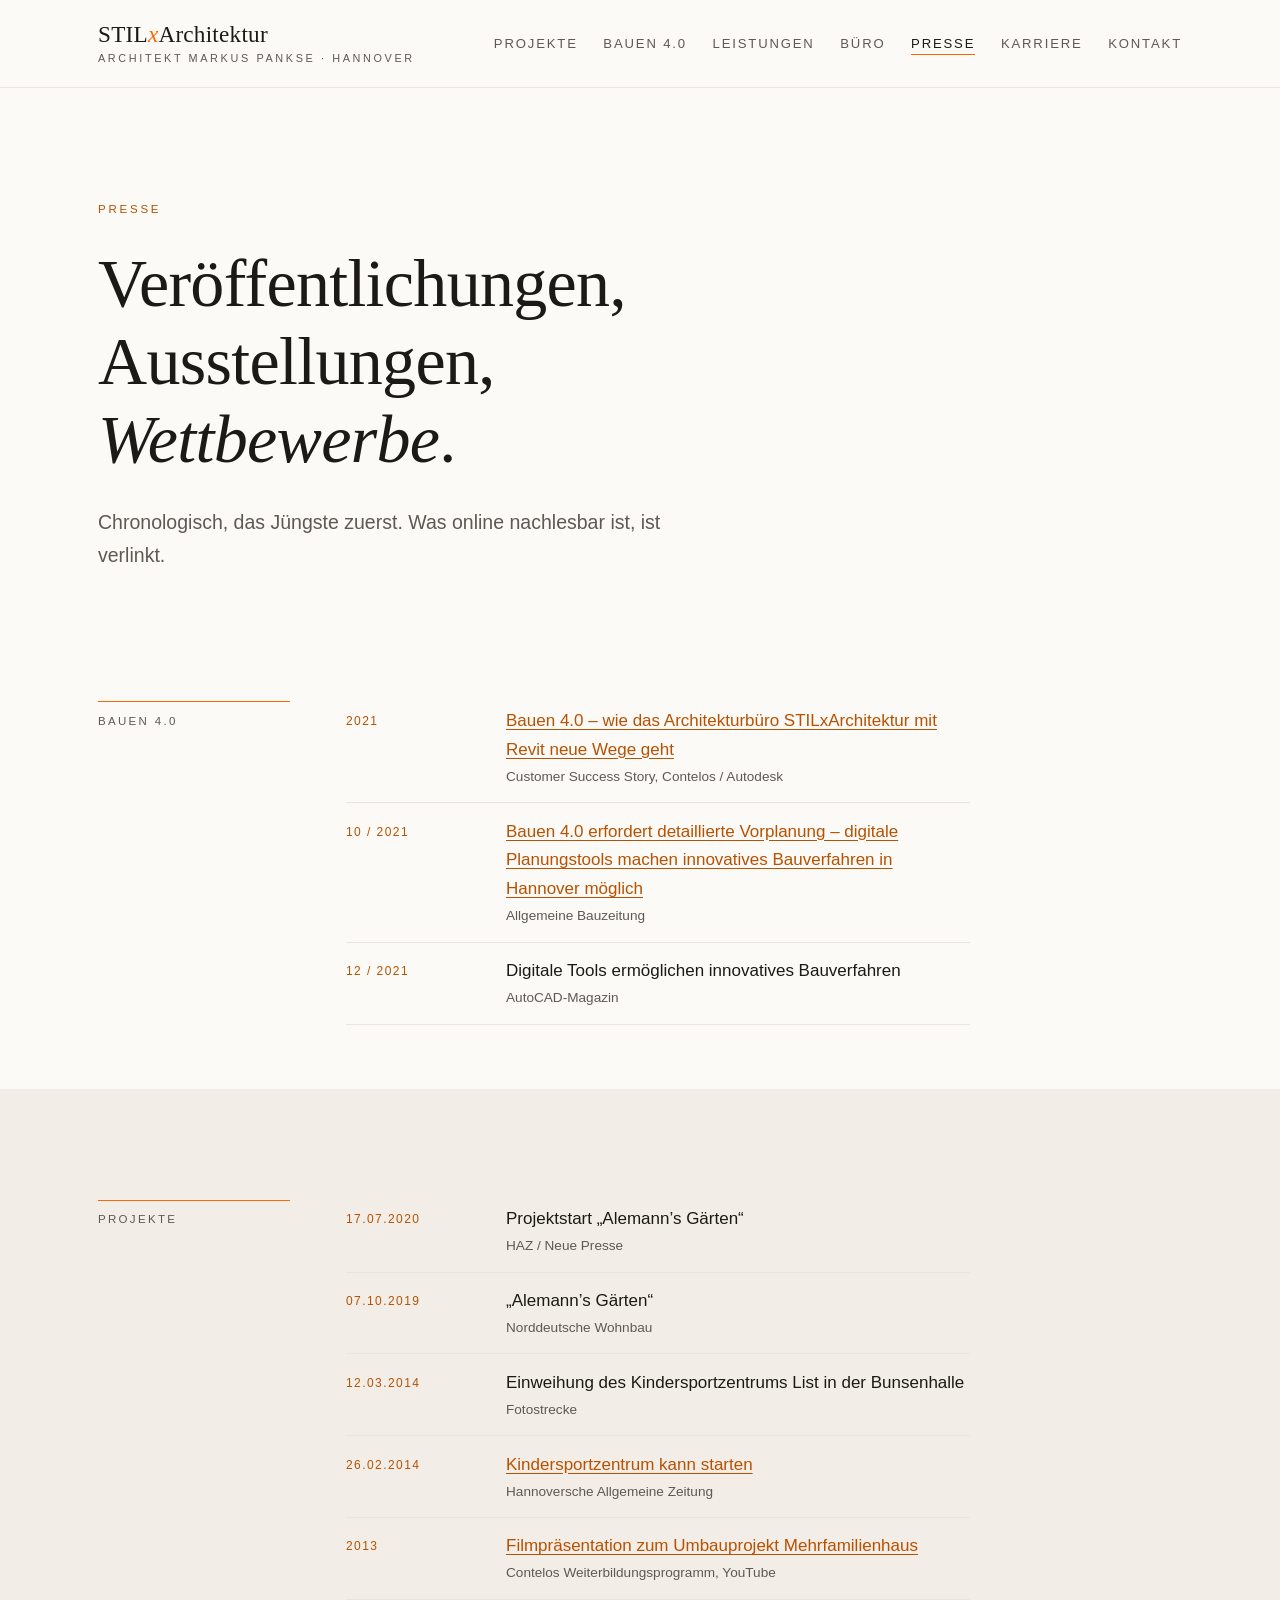
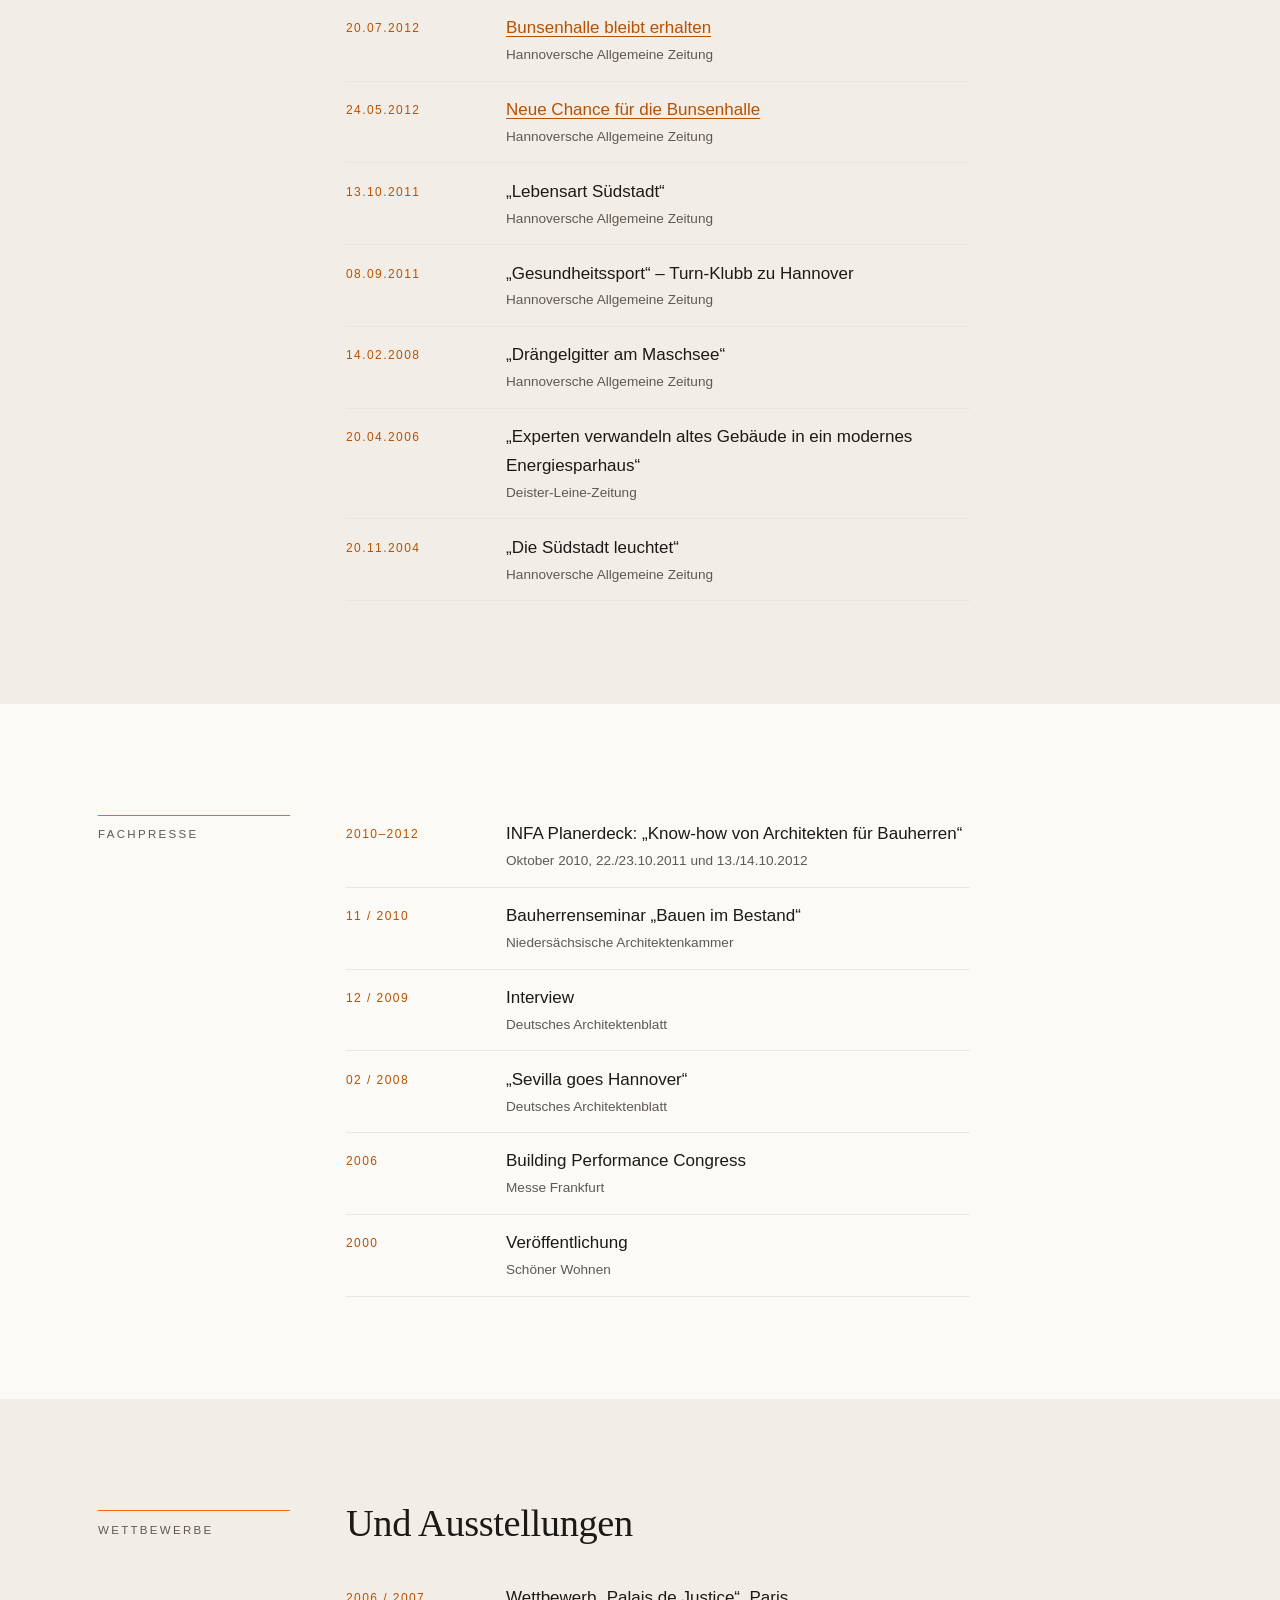
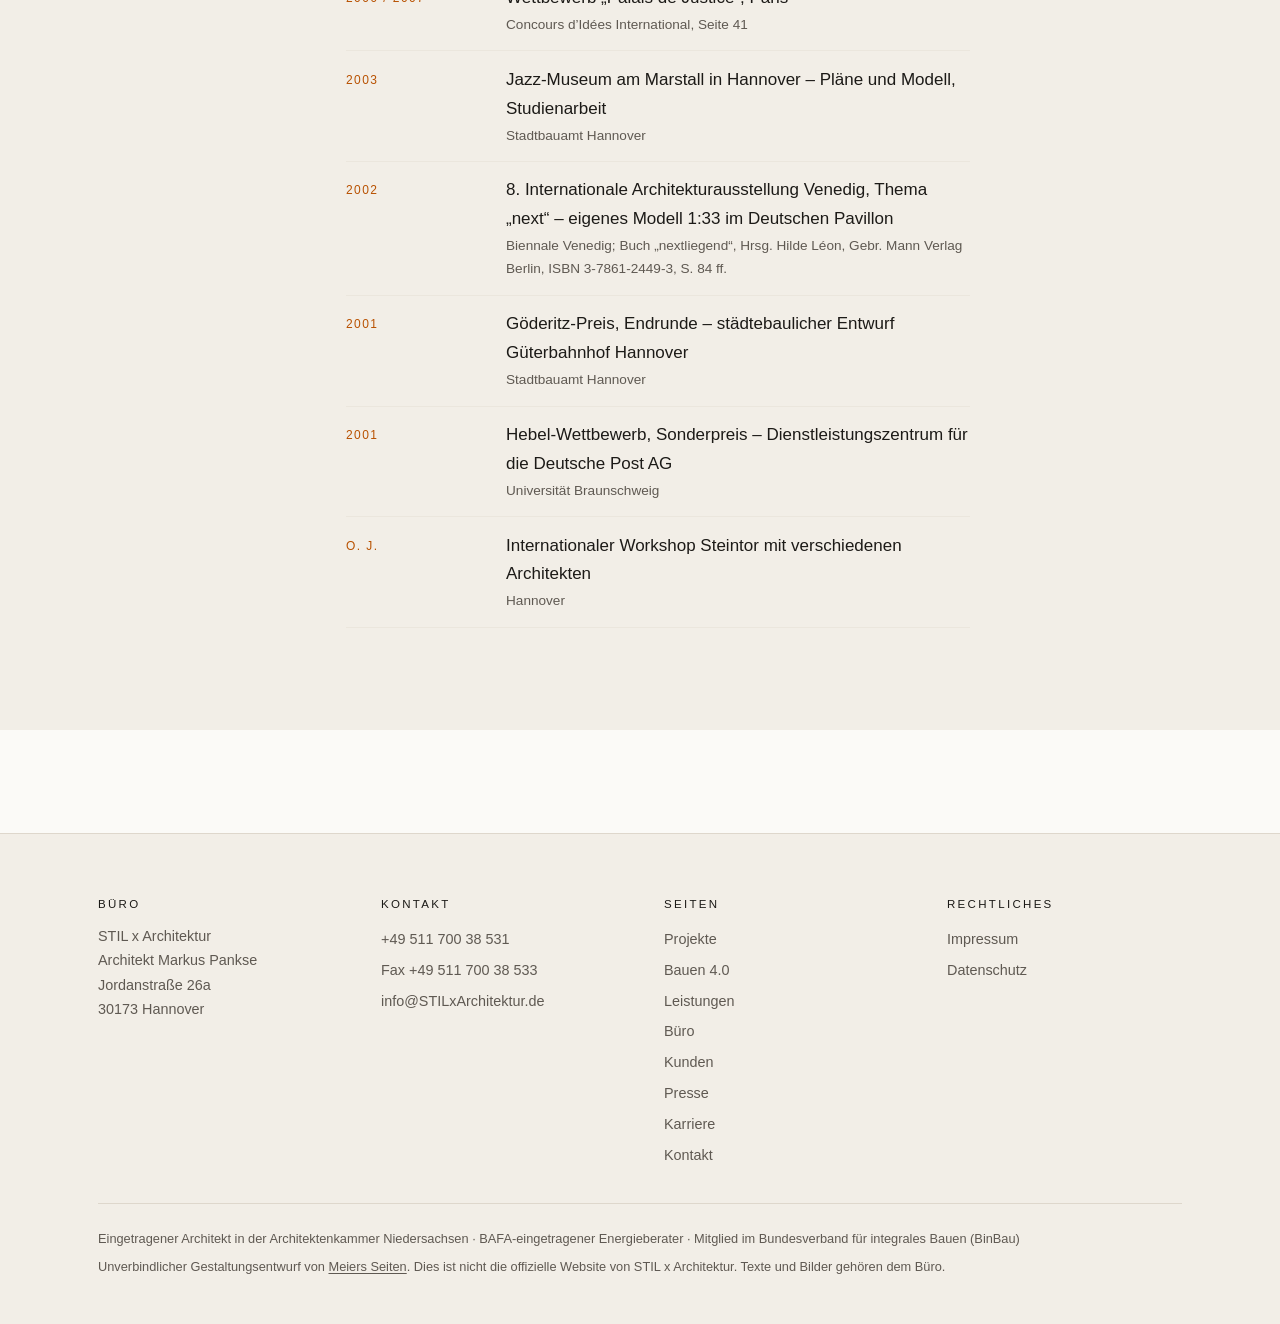
<file: presse.html>
<!DOCTYPE html>
<html lang="de" class="kein-js">
<head>
<meta charset="utf-8">
<meta name="viewport" content="width=device-width, initial-scale=1">
<title>Presse – STIL x Architektur</title>
<meta name="description" content="Veröffentlichungen, Ausstellungen und Wettbewerbe von STIL x Architektur und Markus Pankse – von der Biennale Venedig 2002 bis zu Bauen 4.0 in der Allgemeinen Bauzeitung.">
<meta name="robots" content="noindex, nofollow">
<link rel="icon" href="data:image/svg+xml,%3Csvg xmlns='http://www.w3.org/2000/svg' viewBox='0 0 64 64'%3E%3Crect width='64' height='64' fill='%23fbfaf7'/%3E%3Ctext x='32' y='47' font-family='Georgia,serif' font-style='italic' font-size='46' fill='%23ff6600' text-anchor='middle'%3Ex%3C/text%3E%3C/svg%3E">
<link rel="stylesheet" href="css/style.css">
</head>
<body>

<a class="sprunglink" href="#inhalt">Zum Inhalt springen</a>

<header class="kopf">
  <div class="mitte kopf__innen">
    <a class="marke" href="index.html">
      STIL<span class="marke__x">x</span>Architektur
      <span class="marke__zusatz">Architekt Markus Pankse · Hannover</span>
    </a>
    <button class="menueknopf" type="button" aria-expanded="false" aria-controls="hauptmenue">
      <span class="menueknopf__balken" aria-hidden="true"></span> Menü
    </button>
    <nav class="hauptmenue" id="hauptmenue" aria-label="Hauptmenü">
      <ul class="hauptmenue__liste">
        <li><a class="hauptmenue__link" href="projekte.html">Projekte</a></li>
        <li><a class="hauptmenue__link" href="bauen40.html">Bauen 4.0</a></li>
        <li><a class="hauptmenue__link" href="leistungen.html">Leistungen</a></li>
        <li><a class="hauptmenue__link" href="buero.html">Büro</a></li>
        <li><a class="hauptmenue__link" href="presse.html" aria-current="page">Presse</a></li>
        <li><a class="hauptmenue__link" href="karriere.html">Karriere</a></li>
        <li><a class="hauptmenue__link" href="kontakt.html">Kontakt</a></li>
      </ul>
    </nav>
  </div>
</header>

<main id="inhalt">

  <section class="auftakt">
    <div class="mitte">
      <span class="augenmass">Presse</span>
      <h1 class="grosstitel">Veröffentlichungen, Ausstellungen, <em>Wettbewerbe</em>.</h1>
      <p class="auftakt__text">
        Chronologisch, das Jüngste zuerst. Was online nachlesbar ist, ist
        verlinkt.
      </p>
    </div>
  </section>

  <section class="band band--eng">
    <div class="mitte">
      <div class="satz">
        <p class="satz__marginalie">Bauen 4.0</p>
        <div class="satz__inhalt">
          <ul class="presseliste">
            <li>
              <span class="presseliste__datum">2021</span>
              <span>
                <a href="https://www.contelos.de/customer-success/bauen-4-0-wie-das-architekturbuero-stilxarchitektur-mit-revit-neue-wege-geht" rel="noopener noreferrer" target="_blank">Bauen 4.0 – wie das Architekturbüro STILxArchitektur mit Revit neue Wege geht</a>
                <span class="presseliste__quelle">Customer Success Story, Contelos / Autodesk</span>
              </span>
            </li>
            <li>
              <span class="presseliste__datum">10 / 2021</span>
              <span>
                <a href="https://allgemeinebauzeitung.de/abz/bauen-40-erfordert-detaillierte-vorplanung-digitale-planungstools-machen-innovatives-bauverfahren-in-hannover-moeglich-45530.html" rel="noopener noreferrer" target="_blank">Bauen 4.0 erfordert detaillierte Vorplanung – digitale Planungstools machen innovatives Bauverfahren in Hannover möglich</a>
                <span class="presseliste__quelle">Allgemeine Bauzeitung</span>
              </span>
            </li>
            <li>
              <span class="presseliste__datum">12 / 2021</span>
              <span>
                Digitale Tools ermöglichen innovatives Bauverfahren
                <span class="presseliste__quelle">AutoCAD-Magazin</span>
              </span>
            </li>
          </ul>
        </div>
      </div>
    </div>
  </section>

  <section class="band band--tief">
    <div class="mitte">
      <div class="satz">
        <p class="satz__marginalie">Projekte</p>
        <div class="satz__inhalt">
          <ul class="presseliste">
            <li>
              <span class="presseliste__datum">17.07.2020</span>
              <span>
                Projektstart „Alemann’s Gärten“
                <span class="presseliste__quelle">HAZ / Neue Presse</span>
              </span>
            </li>
            <li>
              <span class="presseliste__datum">07.10.2019</span>
              <span>
                „Alemann’s Gärten“
                <span class="presseliste__quelle">Norddeutsche Wohnbau</span>
              </span>
            </li>
            <li>
              <span class="presseliste__datum">12.03.2014</span>
              <span>
                Einweihung des Kindersportzentrums List in der Bunsenhalle
                <span class="presseliste__quelle">Fotostrecke</span>
              </span>
            </li>
            <li>
              <span class="presseliste__datum">26.02.2014</span>
              <span>
                <a href="https://www.haz.de/Hannover/Aus-den-Stadtteilen/Ost/Offizielle-Eroeffnung-des-Kindersportzentrums-List-in-der-Bunsenhalle" rel="noopener noreferrer" target="_blank">Kindersportzentrum kann starten</a>
                <span class="presseliste__quelle">Hannoversche Allgemeine Zeitung</span>
              </span>
            </li>
            <li>
              <span class="presseliste__datum">2013</span>
              <span>
                <a href="https://www.youtube.com/watch?v=szqZX0nQ6FQ" rel="noopener noreferrer" target="_blank">Filmpräsentation zum Umbauprojekt Mehrfamilienhaus</a>
                <span class="presseliste__quelle">Contelos Weiterbildungsprogramm, YouTube</span>
              </span>
            </li>
            <li>
              <span class="presseliste__datum">20.07.2012</span>
              <span>
                <a href="https://www.haz.de/Hannover/Aus-den-Stadtteilen/Ost/Bunsenhalle-bleibt-erhalten" rel="noopener noreferrer" target="_blank">Bunsenhalle bleibt erhalten</a>
                <span class="presseliste__quelle">Hannoversche Allgemeine Zeitung</span>
              </span>
            </li>
            <li>
              <span class="presseliste__datum">24.05.2012</span>
              <span>
                <a href="https://www.haz.de/Hannover/Aus-den-Stadtteilen/Ost/Neue-Chance-fuer-die-Bunsenhalle" rel="noopener noreferrer" target="_blank">Neue Chance für die Bunsenhalle</a>
                <span class="presseliste__quelle">Hannoversche Allgemeine Zeitung</span>
              </span>
            </li>
            <li>
              <span class="presseliste__datum">13.10.2011</span>
              <span>
                „Lebensart Südstadt“
                <span class="presseliste__quelle">Hannoversche Allgemeine Zeitung</span>
              </span>
            </li>
            <li>
              <span class="presseliste__datum">08.09.2011</span>
              <span>
                „Gesundheitssport“ – Turn-Klubb zu Hannover
                <span class="presseliste__quelle">Hannoversche Allgemeine Zeitung</span>
              </span>
            </li>
            <li>
              <span class="presseliste__datum">14.02.2008</span>
              <span>
                „Drängelgitter am Maschsee“
                <span class="presseliste__quelle">Hannoversche Allgemeine Zeitung</span>
              </span>
            </li>
            <li>
              <span class="presseliste__datum">20.04.2006</span>
              <span>
                „Experten verwandeln altes Gebäude in ein modernes Energiesparhaus“
                <span class="presseliste__quelle">Deister-Leine-Zeitung</span>
              </span>
            </li>
            <li>
              <span class="presseliste__datum">20.11.2004</span>
              <span>
                „Die Südstadt leuchtet“
                <span class="presseliste__quelle">Hannoversche Allgemeine Zeitung</span>
              </span>
            </li>
          </ul>
        </div>
      </div>
    </div>
  </section>

  <section class="band">
    <div class="mitte">
      <div class="satz">
        <p class="satz__marginalie">Fachpresse</p>
        <div class="satz__inhalt">
          <ul class="presseliste">
            <li>
              <span class="presseliste__datum">2010–2012</span>
              <span>
                INFA Planerdeck: „Know-how von Architekten für Bauherren“
                <span class="presseliste__quelle">Oktober 2010, 22./23.10.2011 und 13./14.10.2012</span>
              </span>
            </li>
            <li>
              <span class="presseliste__datum">11 / 2010</span>
              <span>
                Bauherrenseminar „Bauen im Bestand“
                <span class="presseliste__quelle">Niedersächsische Architektenkammer</span>
              </span>
            </li>
            <li>
              <span class="presseliste__datum">12 / 2009</span>
              <span>
                Interview
                <span class="presseliste__quelle">Deutsches Architektenblatt</span>
              </span>
            </li>
            <li>
              <span class="presseliste__datum">02 / 2008</span>
              <span>
                „Sevilla goes Hannover“
                <span class="presseliste__quelle">Deutsches Architektenblatt</span>
              </span>
            </li>
            <li>
              <span class="presseliste__datum">2006</span>
              <span>
                Building Performance Congress
                <span class="presseliste__quelle">Messe Frankfurt</span>
              </span>
            </li>
            <li>
              <span class="presseliste__datum">2000</span>
              <span>
                Veröffentlichung
                <span class="presseliste__quelle">Schöner Wohnen</span>
              </span>
            </li>
          </ul>
        </div>
      </div>
    </div>
  </section>

  <section class="band band--tief">
    <div class="mitte">
      <div class="satz">
        <p class="satz__marginalie">Wettbewerbe</p>
        <div class="satz__inhalt">
          <h2 class="titel">Und Ausstellungen</h2>
          <ul class="presseliste">
            <li>
              <span class="presseliste__datum">2006 / 2007</span>
              <span>
                Wettbewerb „Palais de Justice“, Paris
                <span class="presseliste__quelle">Concours d’Idées International, Seite 41</span>
              </span>
            </li>
            <li>
              <span class="presseliste__datum">2003</span>
              <span>
                Jazz-Museum am Marstall in Hannover – Pläne und Modell, Studienarbeit
                <span class="presseliste__quelle">Stadtbauamt Hannover</span>
              </span>
            </li>
            <li>
              <span class="presseliste__datum">2002</span>
              <span>
                8. Internationale Architekturausstellung Venedig, Thema „next“ – eigenes Modell 1:33 im Deutschen Pavillon
                <span class="presseliste__quelle">Biennale Venedig; Buch „nextliegend“, Hrsg. Hilde Léon, Gebr. Mann Verlag Berlin, ISBN 3-7861-2449-3, S. 84 ff.</span>
              </span>
            </li>
            <li>
              <span class="presseliste__datum">2001</span>
              <span>
                Göderitz-Preis, Endrunde – städtebaulicher Entwurf Güterbahnhof Hannover
                <span class="presseliste__quelle">Stadtbauamt Hannover</span>
              </span>
            </li>
            <li>
              <span class="presseliste__datum">2001</span>
              <span>
                Hebel-Wettbewerb, Sonderpreis – Dienstleistungszentrum für die Deutsche Post AG
                <span class="presseliste__quelle">Universität Braunschweig</span>
              </span>
            </li>
            <li>
              <span class="presseliste__datum">o. J.</span>
              <span>
                Internationaler Workshop Steintor mit verschiedenen Architekten
                <span class="presseliste__quelle">Hannover</span>
              </span>
            </li>
          </ul>
        </div>
      </div>
    </div>
  </section>
</main>

<footer class="fuss">
  <div class="mitte">
    <div class="fuss__oben">
      <div>
        <h2>Büro</h2>
        <address>
          STIL x Architektur<br>
          Architekt Markus Pankse<br>
          Jordanstraße 26a<br>
          30173 Hannover
        </address>
      </div>
      <div>
        <h2>Kontakt</h2>
        <ul class="fuss__liste">
          <li><a href="tel:+4951170038531">+49 511 700 38 531</a></li>
          <li>Fax +49 511 700 38 533</li>
          <li><a href="mailto:info@STILxArchitektur.de">info@STILxArchitektur.de</a></li>
        </ul>
      </div>
      <div>
        <h2>Seiten</h2>
        <ul class="fuss__liste">
          <li><a href="projekte.html">Projekte</a></li>
          <li><a href="bauen40.html">Bauen 4.0</a></li>
          <li><a href="leistungen.html">Leistungen</a></li>
          <li><a href="buero.html">Büro</a></li>
          <li><a href="kunden.html">Kunden</a></li>
          <li><a href="presse.html">Presse</a></li>
          <li><a href="karriere.html">Karriere</a></li>
          <li><a href="kontakt.html">Kontakt</a></li>
        </ul>
      </div>
      <div>
        <h2>Rechtliches</h2>
        <ul class="fuss__liste">
          <li><a href="impressum.html">Impressum</a></li>
          <li><a href="datenschutz.html">Datenschutz</a></li>
        </ul>
      </div>
    </div>
    <div class="fuss__unten">
      <p>
        Eingetragener Architekt in der Architektenkammer Niedersachsen ·
        BAFA-eingetragener Energieberater · Mitglied im Bundesverband für
        integrales Bauen (BinBau)
      </p>
      <p>
        Unverbindlicher Gestaltungsentwurf von
        <a href="https://meiersseiten.de" rel="noopener noreferrer" target="_blank">Meiers Seiten</a>.
        Dies ist nicht die offizielle Website von STIL x Architektur. Texte und
        Bilder gehören dem Büro.
      </p>
    </div>
  </div>
</footer>

<script src="js/script.js"></script>
</body>
</html>
</file>
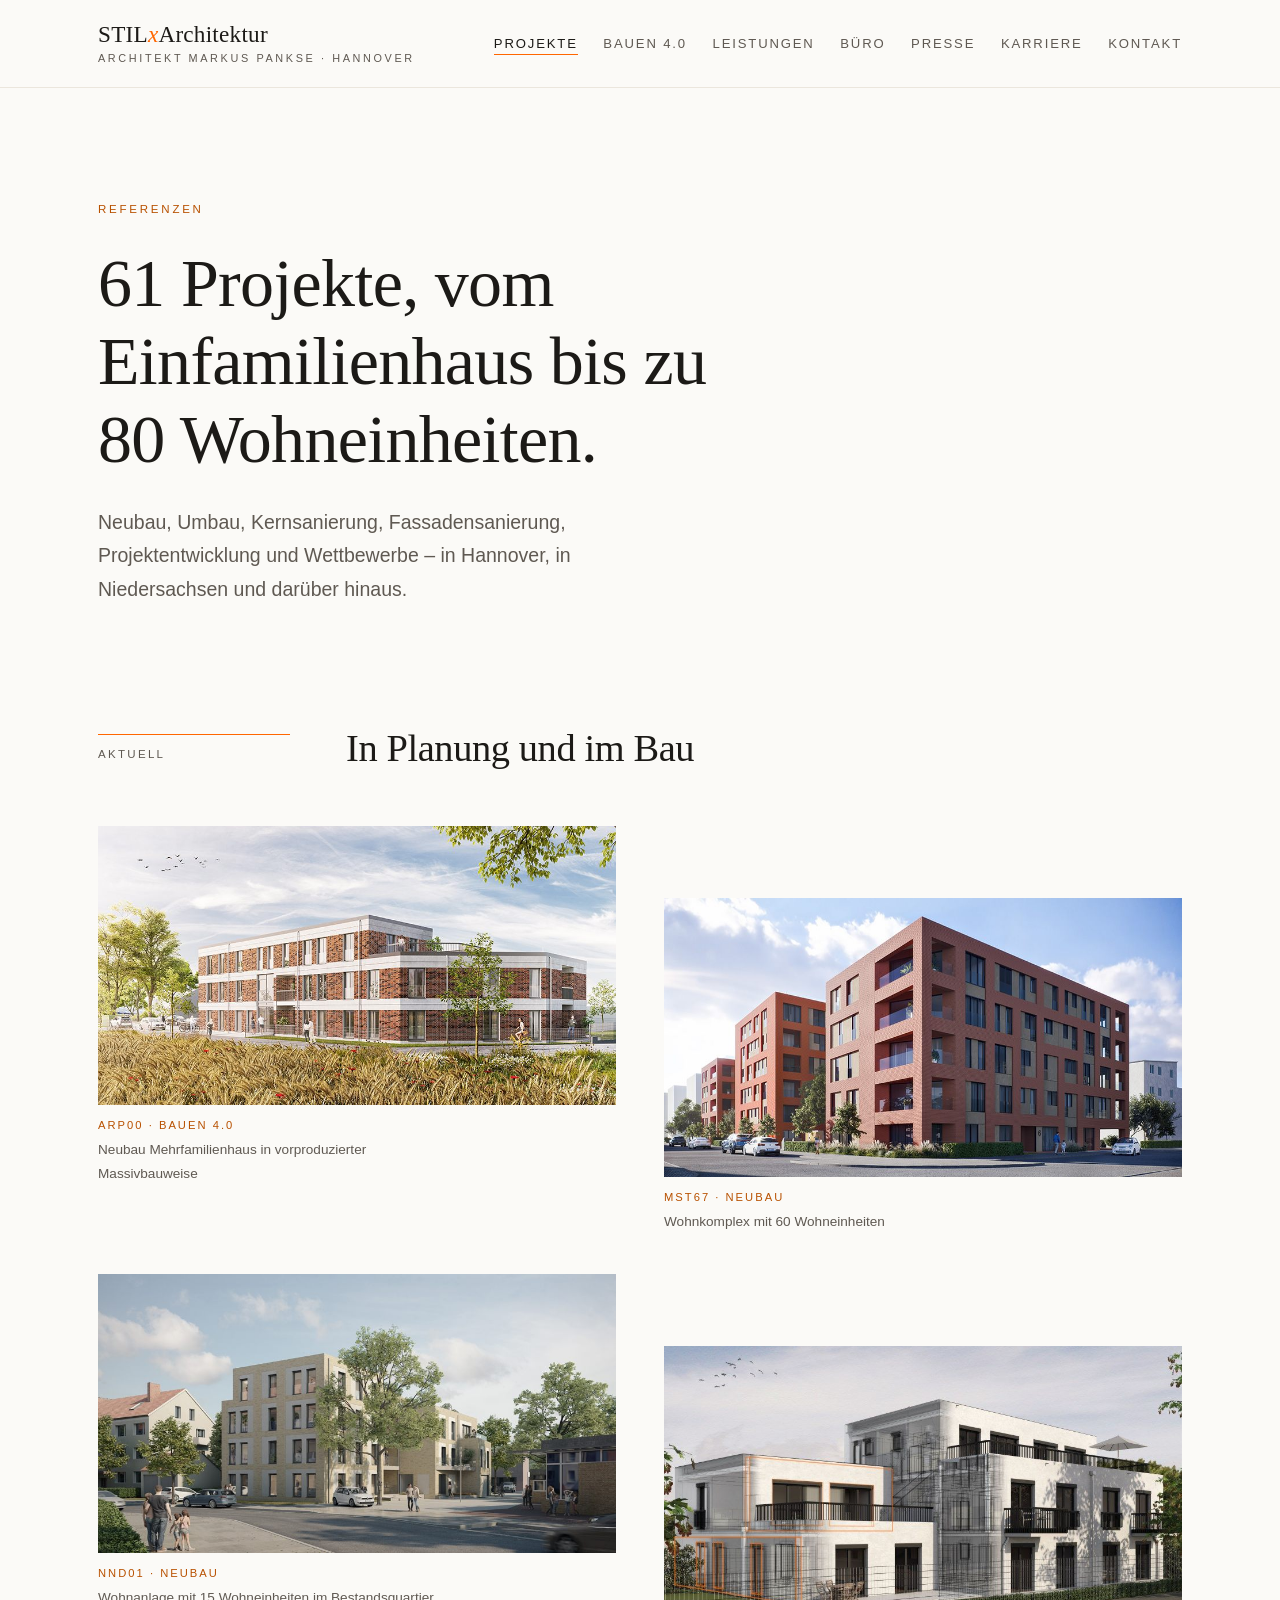
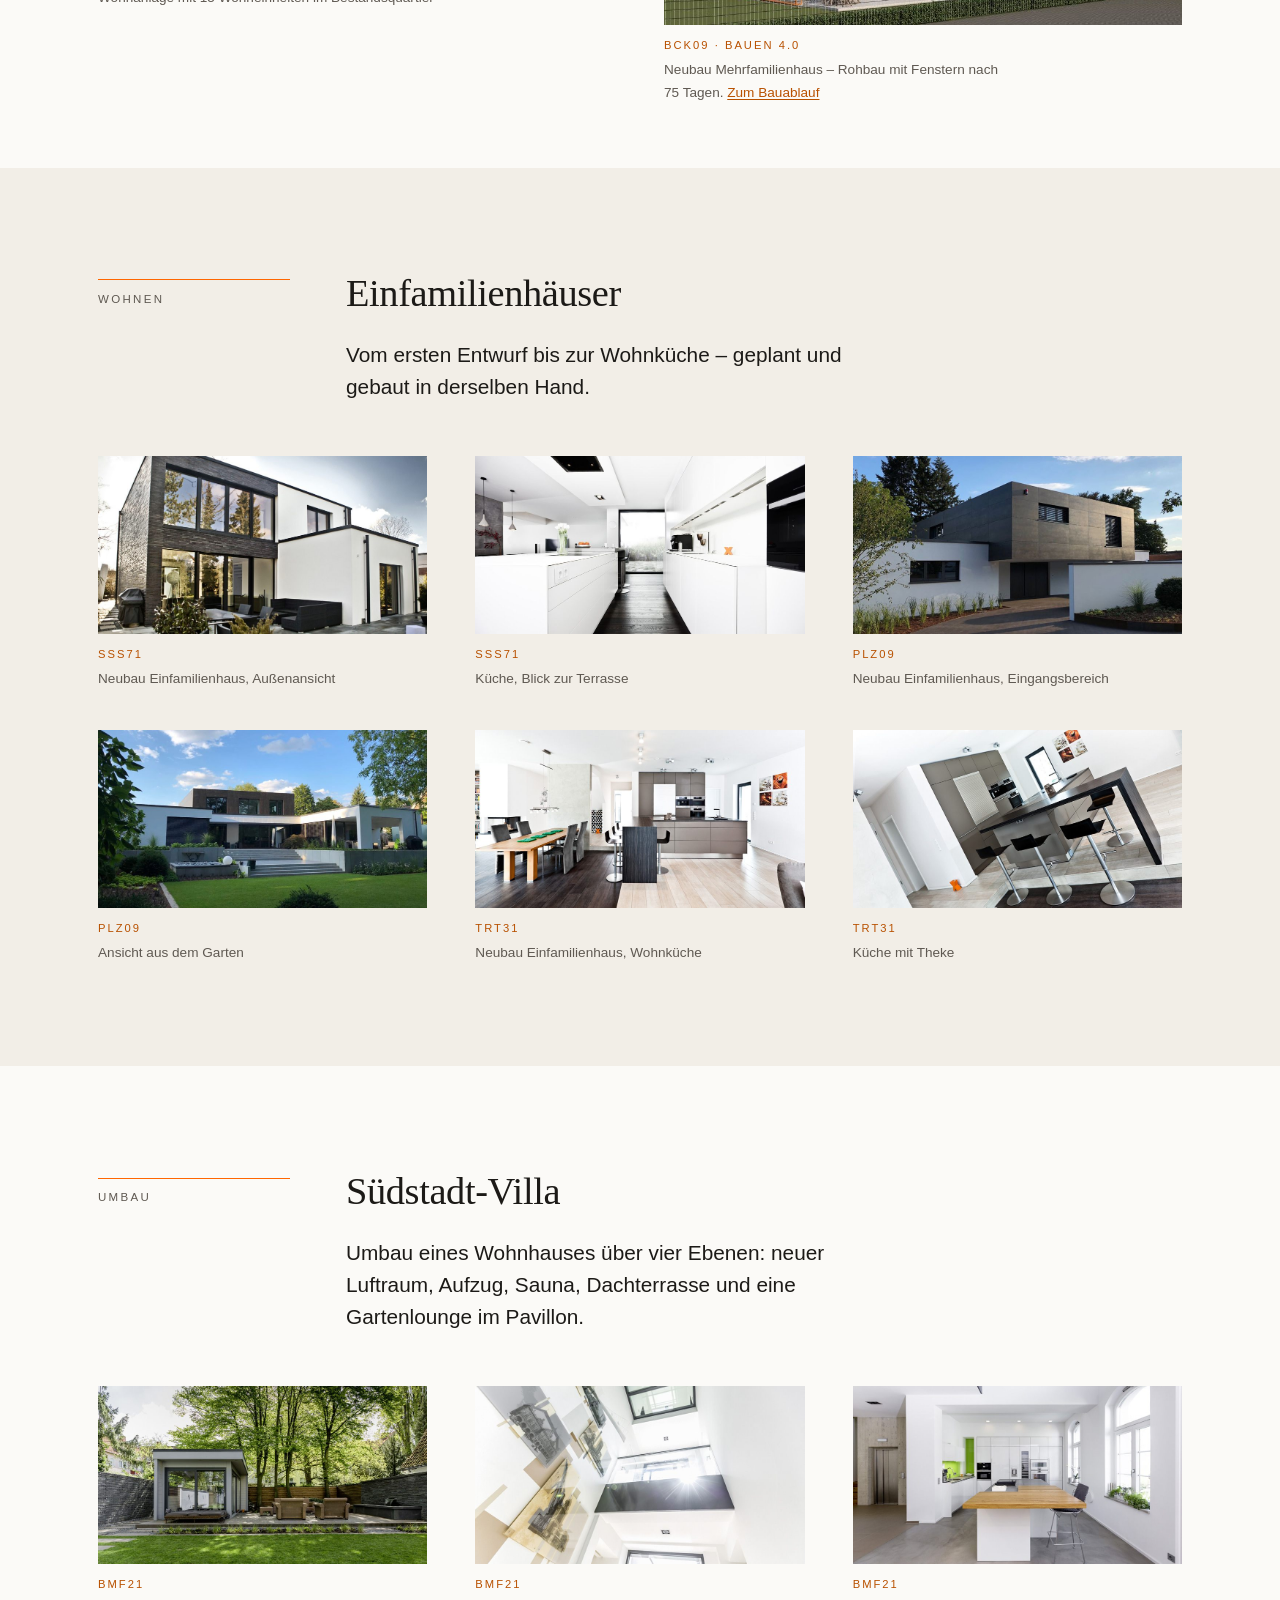
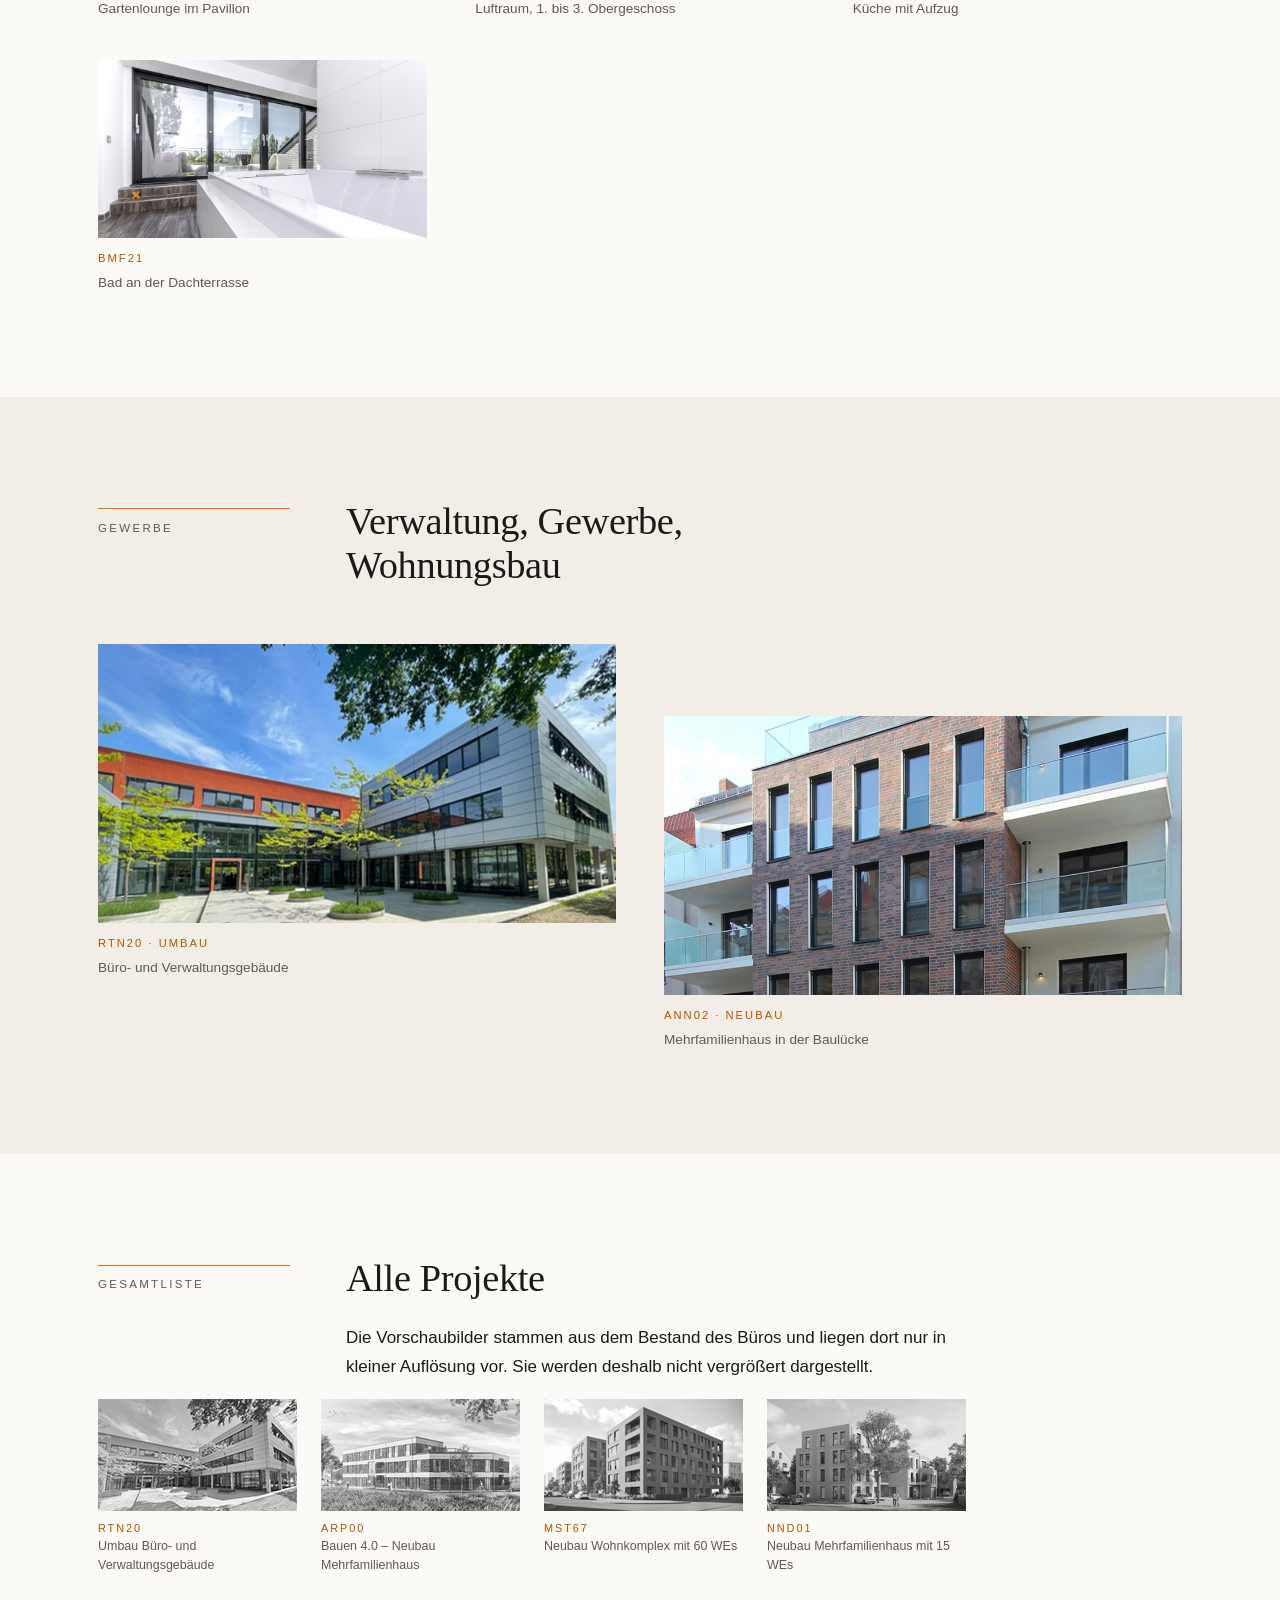
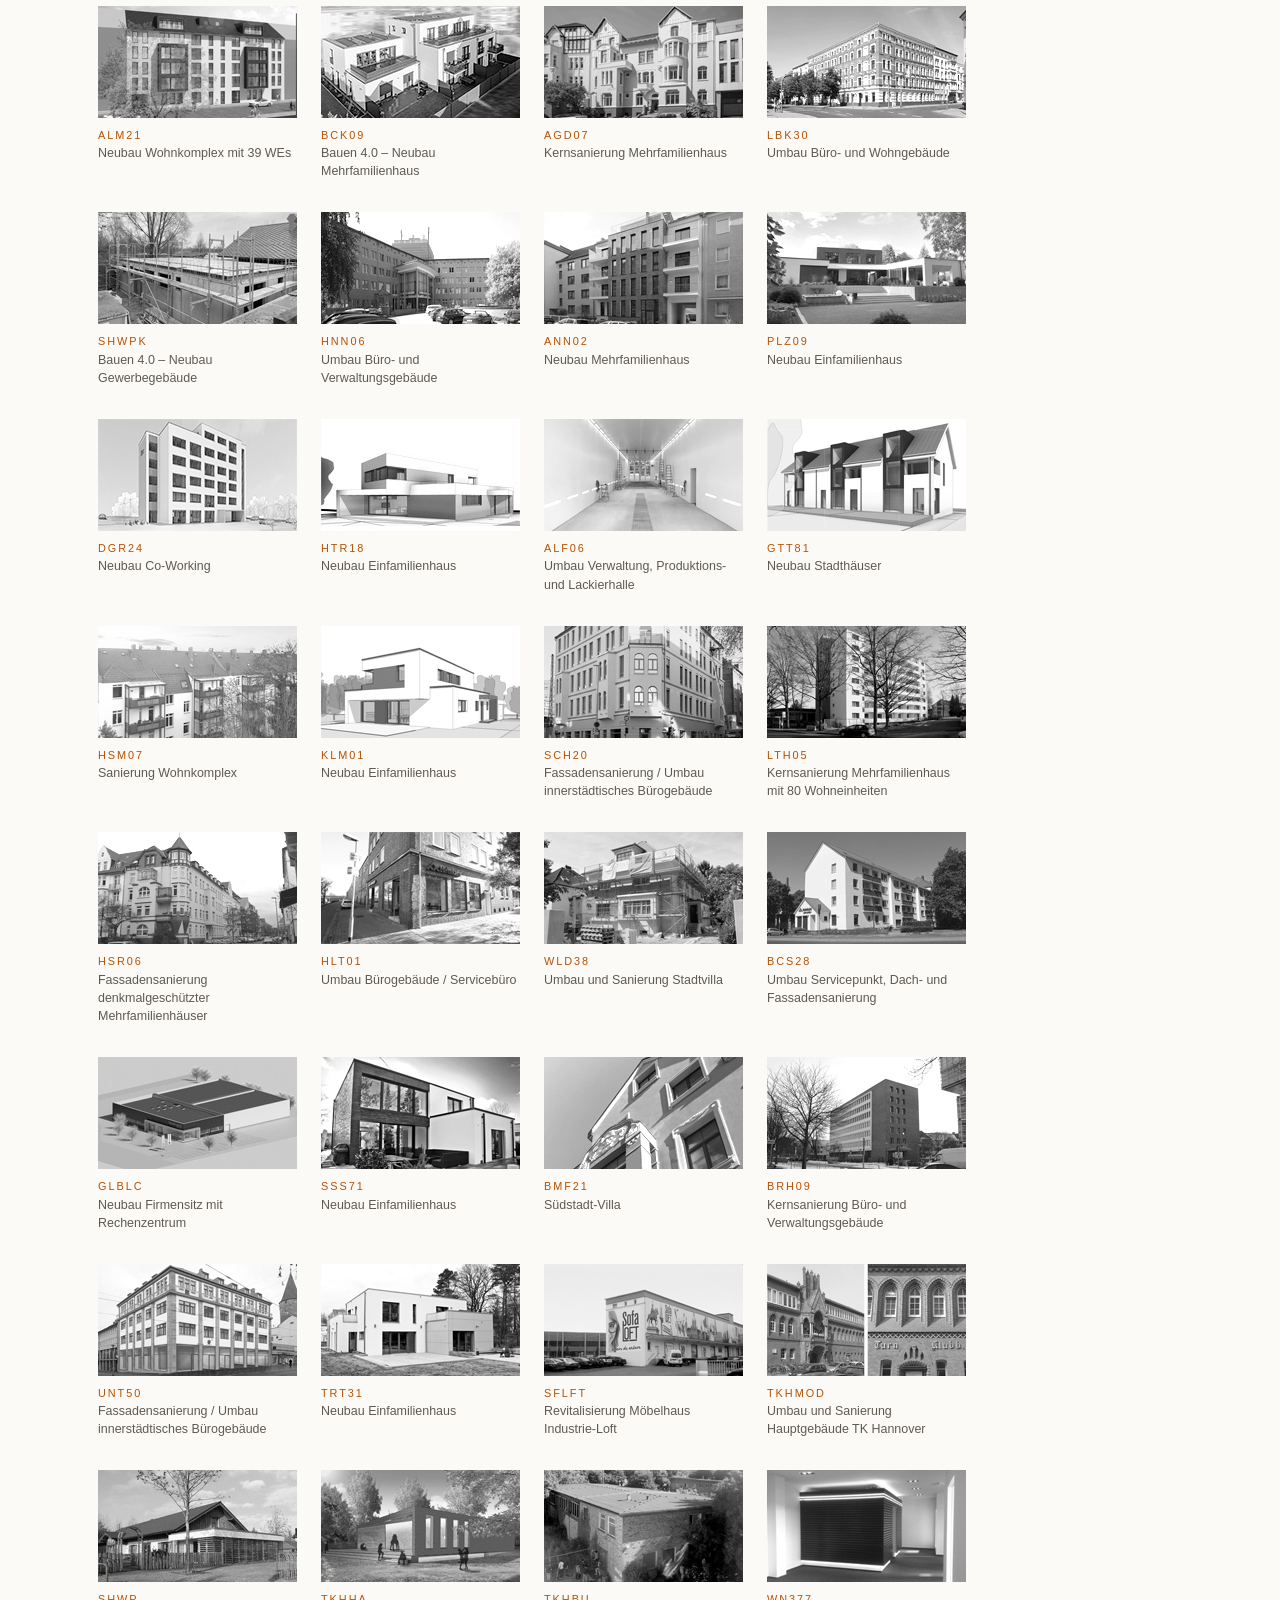
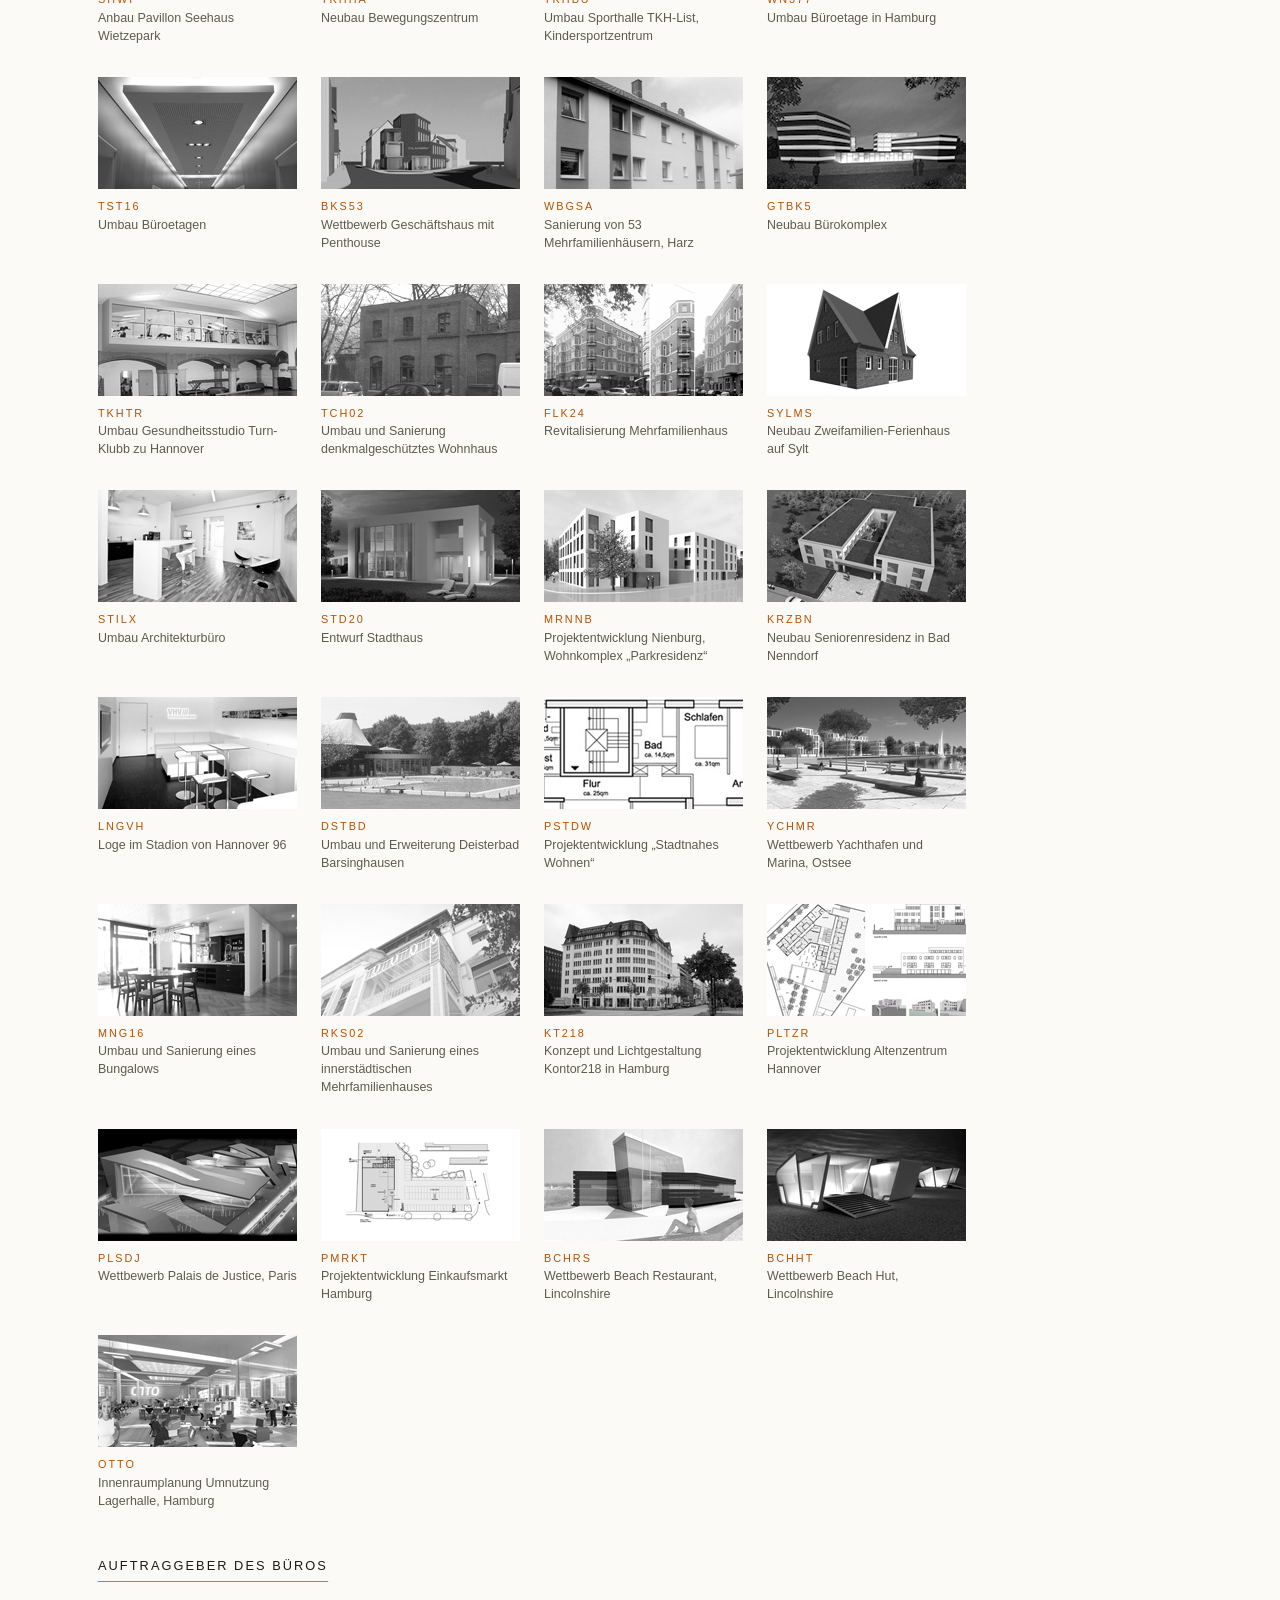
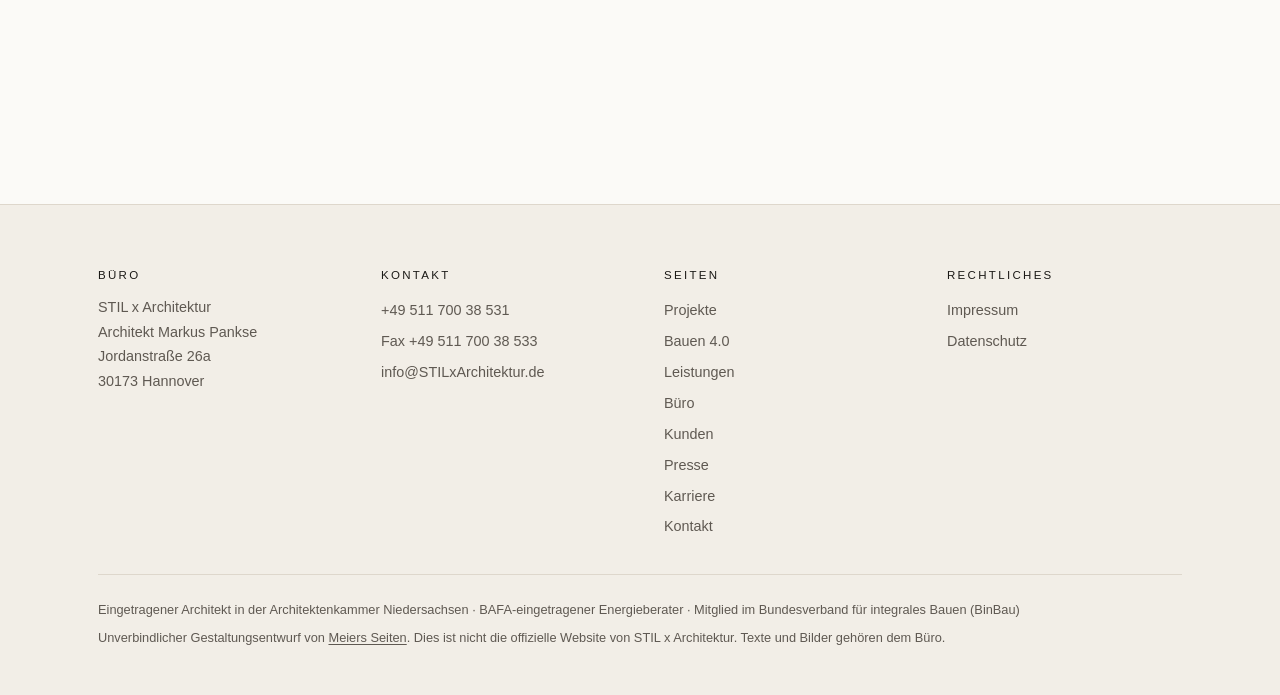
<file: projekte.html>
<!DOCTYPE html>
<html lang="de" class="kein-js">
<head>
<meta charset="utf-8">
<meta name="viewport" content="width=device-width, initial-scale=1">
<title>Projekte – STIL x Architektur</title>
<meta name="description" content="Über 60 Projekte von STIL x Architektur in Hannover: Einfamilienhäuser, Mehrfamilienhäuser, Wohnkomplexe, Verwaltungs- und Gewerbebauten, Sanierungen und Wettbewerbe.">
<meta name="robots" content="noindex, nofollow">
<link rel="icon" href="data:image/svg+xml,%3Csvg xmlns='http://www.w3.org/2000/svg' viewBox='0 0 64 64'%3E%3Crect width='64' height='64' fill='%23fbfaf7'/%3E%3Ctext x='32' y='47' font-family='Georgia,serif' font-style='italic' font-size='46' fill='%23ff6600' text-anchor='middle'%3Ex%3C/text%3E%3C/svg%3E">
<link rel="stylesheet" href="css/style.css">
</head>
<body>

<a class="sprunglink" href="#inhalt">Zum Inhalt springen</a>

<header class="kopf">
  <div class="mitte kopf__innen">
    <a class="marke" href="index.html">
      STIL<span class="marke__x">x</span>Architektur
      <span class="marke__zusatz">Architekt Markus Pankse · Hannover</span>
    </a>
    <button class="menueknopf" type="button" aria-expanded="false" aria-controls="hauptmenue">
      <span class="menueknopf__balken" aria-hidden="true"></span> Menü
    </button>
    <nav class="hauptmenue" id="hauptmenue" aria-label="Hauptmenü">
      <ul class="hauptmenue__liste">
        <li><a class="hauptmenue__link" href="projekte.html" aria-current="page">Projekte</a></li>
        <li><a class="hauptmenue__link" href="bauen40.html">Bauen 4.0</a></li>
        <li><a class="hauptmenue__link" href="leistungen.html">Leistungen</a></li>
        <li><a class="hauptmenue__link" href="buero.html">Büro</a></li>
        <li><a class="hauptmenue__link" href="presse.html">Presse</a></li>
        <li><a class="hauptmenue__link" href="karriere.html">Karriere</a></li>
        <li><a class="hauptmenue__link" href="kontakt.html">Kontakt</a></li>
      </ul>
    </nav>
  </div>
</header>

<main id="inhalt">

  <section class="auftakt">
    <div class="mitte">
      <span class="augenmass">Referenzen</span>
      <h1 class="grosstitel">61 Projekte, vom Einfamilienhaus bis zu 80 Wohneinheiten.</h1>
      <p class="auftakt__text">
        Neubau, Umbau, Kernsanierung, Fassadensanierung, Projektentwicklung und
        Wettbewerbe – in Hannover, in Niedersachsen und darüber hinaus.
      </p>
    </div>
  </section>

  <section class="band band--eng">
    <div class="mitte">
      <div class="satz">
        <p class="satz__marginalie">Aktuell</p>
        <div class="satz__inhalt">
          <h2 class="titel">In Planung und im Bau</h2>
        </div>
      </div>

      <div class="versatz abstand-oben">

        <figure class="tafel">
          <img src="bilder/bauen40-mehrfamilienhaus-arp00.jpg" width="900" height="485"
               alt="Visualisierung eines dreigeschossigen Mehrfamilienhauses mit Klinkerfassade und umlaufenden Betonbändern, davor ein Kornfeld">
          <figcaption>
            <span class="tafel__nummer">ARP00 · Bauen 4.0</span>
            Neubau Mehrfamilienhaus in vorproduzierter Massivbauweise
          </figcaption>
        </figure>

        <figure class="tafel">
          <img src="bilder/wohnkomplex-mst67.jpg" width="900" height="485" loading="lazy"
               alt="Visualisierung eines mehrgeschossigen Wohnkomplexes mit rotem Klinker und Loggien">
          <figcaption>
            <span class="tafel__nummer">MST67 · Neubau</span>
            Wohnkomplex mit 60 Wohneinheiten
          </figcaption>
        </figure>

        <figure class="tafel">
          <img src="bilder/mehrfamilienhaus-nnd01.jpg" width="900" height="485" loading="lazy"
               alt="Visualisierung eines viergeschossigen Mehrfamilienhauses aus hellem Klinker in einem gewachsenen Wohnquartier">
          <figcaption>
            <span class="tafel__nummer">NND01 · Neubau</span>
            Wohnanlage mit 15 Wohneinheiten im Bestandsquartier
          </figcaption>
        </figure>

        <figure class="tafel">
          <img src="bilder/bauen40-bck09-visualisierung.jpg" width="900" height="485" loading="lazy"
               alt="Visualisierung eines Mehrfamilienhauses, zur Hälfte fertig gerendert, zur anderen Hälfte als graues Drahtmodell">
          <figcaption>
            <span class="tafel__nummer">BCK09 · Bauen 4.0</span>
            Neubau Mehrfamilienhaus – Rohbau mit Fenstern nach 75 Tagen.
            <a href="bauen40.html">Zum Bauablauf</a>
          </figcaption>
        </figure>

      </div>
    </div>
  </section>

  <section class="band band--tief">
    <div class="mitte">
      <div class="satz">
        <p class="satz__marginalie">Wohnen</p>
        <div class="satz__inhalt">
          <h2 class="titel">Einfamilienhäuser</h2>
          <p class="vorspann">
            Vom ersten Entwurf bis zur Wohnküche – geplant und gebaut in
            derselben Hand.
          </p>
        </div>
      </div>

      <div class="reihe abstand-oben">

        <figure class="tafel">
          <img src="bilder/einfamilienhaus-sss71-aussen.jpg" width="900" height="485" loading="lazy"
               alt="Zweigeschossiges Einfamilienhaus mit dunkler Klinkerfassade, großen Fensterflächen und weiß verputztem Anbau">
          <figcaption>
            <span class="tafel__nummer">SSS71</span>
            Neubau Einfamilienhaus, Außenansicht
          </figcaption>
        </figure>

        <figure class="tafel">
          <img src="bilder/einfamilienhaus-sss71-kueche.jpg" width="900" height="485" loading="lazy"
               alt="Weiße grifflose Küche mit langer Kochinsel, dunklem Dielenboden und raumhoher Fensterfront zum Garten">
          <figcaption>
            <span class="tafel__nummer">SSS71</span>
            Küche, Blick zur Terrasse
          </figcaption>
        </figure>

        <figure class="tafel">
          <img src="bilder/einfamilienhaus-plz09-eingang.jpg" width="900" height="485" loading="lazy"
               alt="Einfamilienhaus von der Straße: ein auskragender grauer Obergeschosskubus über weiß verputztem Erdgeschoss, davor die Zufahrt">
          <figcaption>
            <span class="tafel__nummer">PLZ09</span>
            Neubau Einfamilienhaus, Eingangsbereich
          </figcaption>
        </figure>

        <figure class="tafel">
          <img src="bilder/einfamilienhaus-plz09-garten.jpg" width="900" height="485" loading="lazy"
               alt="Dasselbe Haus vom Garten aus gesehen, mit Cortenstahl-Aufsatz und breiter Terrassentreppe">
          <figcaption>
            <span class="tafel__nummer">PLZ09</span>
            Ansicht aus dem Garten
          </figcaption>
        </figure>

        <figure class="tafel">
          <img src="bilder/einfamilienhaus-trt31-wohnkueche.jpg" width="900" height="485" loading="lazy"
               alt="Offene Wohnküche mit langem Holztisch, Kochinsel und zwei unterschiedlichen Bodenbelägen">
          <figcaption>
            <span class="tafel__nummer">TRT31</span>
            Neubau Einfamilienhaus, Wohnküche
          </figcaption>
        </figure>

        <figure class="tafel">
          <img src="bilder/einfamilienhaus-trt31-kueche.jpg" width="900" height="485" loading="lazy"
               alt="Küche mit bronzefarbenen Fronten und einer Theke mit dunkler Holzeinfassung, davor drei Barhocker">
          <figcaption>
            <span class="tafel__nummer">TRT31</span>
            Küche mit Theke
          </figcaption>
        </figure>

      </div>
    </div>
  </section>

  <section class="band">
    <div class="mitte">
      <div class="satz">
        <p class="satz__marginalie">Umbau</p>
        <div class="satz__inhalt">
          <h2 class="titel">Südstadt-Villa</h2>
          <p class="vorspann">
            Umbau eines Wohnhauses über vier Ebenen: neuer Luftraum, Aufzug,
            Sauna, Dachterrasse und eine Gartenlounge im Pavillon.
          </p>
        </div>
      </div>

      <div class="reihe abstand-oben">

        <figure class="tafel">
          <img src="bilder/suedstadtvilla-gartenlounge.jpg" width="900" height="485" loading="lazy"
               alt="Gartenpavillon mit raumhoher Verglasung, davor eine Sitzgruppe auf Natursteinplatten, eingefasst von einer Gabionenwand">
          <figcaption>
            <span class="tafel__nummer">BMF21</span>
            Gartenlounge im Pavillon
          </figcaption>
        </figure>

        <figure class="tafel">
          <img src="bilder/suedstadtvilla-luftraum.jpg" width="900" height="485" loading="lazy"
               alt="Blick nach oben durch einen Luftraum über drei Geschosse mit Glasbrüstung und Oberlicht">
          <figcaption>
            <span class="tafel__nummer">BMF21</span>
            Luftraum, 1. bis 3. Obergeschoss
          </figcaption>
        </figure>

        <figure class="tafel">
          <img src="bilder/suedstadtvilla-kueche.jpg" width="900" height="485" loading="lazy"
               alt="Weiße Küche mit langer Eichenholz-Theke in einem Altbau mit Rundbogenfenstern, links der Aufzug">
          <figcaption>
            <span class="tafel__nummer">BMF21</span>
            Küche mit Aufzug
          </figcaption>
        </figure>

        <figure class="tafel">
          <img src="bilder/suedstadtvilla-dachterrasse.jpg" width="900" height="485" loading="lazy"
               alt="Freistehende Badewanne vor einer raumhohen Schiebetür, dahinter eine Dachterrasse mit Sesseln">
          <figcaption>
            <span class="tafel__nummer">BMF21</span>
            Bad an der Dachterrasse
          </figcaption>
        </figure>

      </div>
    </div>
  </section>

  <section class="band band--tief">
    <div class="mitte">
      <div class="satz">
        <p class="satz__marginalie">Gewerbe</p>
        <div class="satz__inhalt">
          <h2 class="titel">Verwaltung, Gewerbe, Wohnungsbau</h2>
        </div>
      </div>

      <div class="versatz abstand-oben">

        <figure class="tafel">
          <img src="bilder/umbau-verwaltungsgebaeude-rtn20.jpg" width="900" height="485" loading="lazy"
               alt="Büro- und Verwaltungsgebäude mit oranger und silberner Fassade, davor ein begrünter Vorplatz">
          <figcaption>
            <span class="tafel__nummer">RTN20 · Umbau</span>
            Büro- und Verwaltungsgebäude
          </figcaption>
        </figure>

        <figure class="tafel">
          <img src="bilder/mehrfamilienhaus-ann02.jpg" width="900" height="485" loading="lazy"
               alt="Fertiggestelltes Mehrfamilienhaus mit rotbunter Klinkerfassade und Balkonen mit Glasbrüstung zwischen weiß verputzten Nachbarhäusern">
          <figcaption>
            <span class="tafel__nummer">ANN02 · Neubau</span>
            Mehrfamilienhaus in der Baulücke
          </figcaption>
        </figure>

      </div>
    </div>
  </section>

  <section class="band">
    <div class="mitte">
      <div class="satz">
        <p class="satz__marginalie">Gesamtliste</p>
        <div class="satz__inhalt">
          <h2 class="titel">Alle Projekte</h2>
          <p>
            Die Vorschaubilder stammen aus dem Bestand des Büros und liegen dort
            nur in kleiner Auflösung vor. Sie werden deshalb nicht vergrößert
            dargestellt.
          </p>
        </div>
      </div>

      <!-- TODO: Die Vorschaubilder tragen bewusst kein alt-Attribut, weil die
           Beschriftung unmittelbar daneben steht. Für den Livegang liefert das
           Büro je Projekt ein größeres Bild und einen Alt-Text. -->
      <ul class="uebersicht abstand-oben">
        <li><img src="bilder/projekte/RTN20.jpg" width="199" height="112" loading="lazy" alt=""><span class="uebersicht__kuerzel">RTN20</span><span class="uebersicht__text">Umbau Büro- und Verwaltungsgebäude</span></li>
        <li><img src="bilder/projekte/ARP00.jpg" width="199" height="112" loading="lazy" alt=""><span class="uebersicht__kuerzel">ARP00</span><span class="uebersicht__text">Bauen 4.0 – Neubau Mehrfamilienhaus</span></li>
        <li><img src="bilder/projekte/MST67.jpg" width="199" height="112" loading="lazy" alt=""><span class="uebersicht__kuerzel">MST67</span><span class="uebersicht__text">Neubau Wohnkomplex mit 60 WEs</span></li>
        <li><img src="bilder/projekte/NND01.jpg" width="199" height="112" loading="lazy" alt=""><span class="uebersicht__kuerzel">NND01</span><span class="uebersicht__text">Neubau Mehrfamilienhaus mit 15 WEs</span></li>
        <li><img src="bilder/projekte/ALM21.jpg" width="199" height="112" loading="lazy" alt=""><span class="uebersicht__kuerzel">ALM21</span><span class="uebersicht__text">Neubau Wohnkomplex mit 39 WEs</span></li>
        <li><img src="bilder/projekte/BCK09.jpg" width="199" height="112" loading="lazy" alt=""><span class="uebersicht__kuerzel">BCK09</span><span class="uebersicht__text">Bauen 4.0 – Neubau Mehrfamilienhaus</span></li>
        <li><img src="bilder/projekte/AGD07.jpg" width="199" height="112" loading="lazy" alt=""><span class="uebersicht__kuerzel">AGD07</span><span class="uebersicht__text">Kernsanierung Mehrfamilienhaus</span></li>
        <li><img src="bilder/projekte/LBK30.jpg" width="199" height="112" loading="lazy" alt=""><span class="uebersicht__kuerzel">LBK30</span><span class="uebersicht__text">Umbau Büro- und Wohngebäude</span></li>
        <li><img src="bilder/projekte/SHWPK.jpg" width="199" height="112" loading="lazy" alt=""><span class="uebersicht__kuerzel">SHWPK</span><span class="uebersicht__text">Bauen 4.0 – Neubau Gewerbegebäude</span></li>
        <li><img src="bilder/projekte/HNN06.jpg" width="199" height="112" loading="lazy" alt=""><span class="uebersicht__kuerzel">HNN06</span><span class="uebersicht__text">Umbau Büro- und Verwaltungsgebäude</span></li>
        <li><img src="bilder/projekte/ANN02.jpg" width="199" height="112" loading="lazy" alt=""><span class="uebersicht__kuerzel">ANN02</span><span class="uebersicht__text">Neubau Mehrfamilienhaus</span></li>
        <li><img src="bilder/projekte/PLZ09.jpg" width="199" height="112" loading="lazy" alt=""><span class="uebersicht__kuerzel">PLZ09</span><span class="uebersicht__text">Neubau Einfamilienhaus</span></li>
        <li><img src="bilder/projekte/DGR24.jpg" width="199" height="112" loading="lazy" alt=""><span class="uebersicht__kuerzel">DGR24</span><span class="uebersicht__text">Neubau Co-Working</span></li>
        <li><img src="bilder/projekte/HTR18.jpg" width="199" height="112" loading="lazy" alt=""><span class="uebersicht__kuerzel">HTR18</span><span class="uebersicht__text">Neubau Einfamilienhaus</span></li>
        <li><img src="bilder/projekte/ALF06.jpg" width="199" height="112" loading="lazy" alt=""><span class="uebersicht__kuerzel">ALF06</span><span class="uebersicht__text">Umbau Verwaltung, Produktions- und Lackierhalle</span></li>
        <li><img src="bilder/projekte/GTT81.jpg" width="199" height="112" loading="lazy" alt=""><span class="uebersicht__kuerzel">GTT81</span><span class="uebersicht__text">Neubau Stadthäuser</span></li>
        <li><img src="bilder/projekte/HSM07.jpg" width="199" height="112" loading="lazy" alt=""><span class="uebersicht__kuerzel">HSM07</span><span class="uebersicht__text">Sanierung Wohnkomplex</span></li>
        <li><img src="bilder/projekte/KLM01.jpg" width="199" height="112" loading="lazy" alt=""><span class="uebersicht__kuerzel">KLM01</span><span class="uebersicht__text">Neubau Einfamilienhaus</span></li>
        <li><img src="bilder/projekte/SCH20.jpg" width="199" height="112" loading="lazy" alt=""><span class="uebersicht__kuerzel">SCH20</span><span class="uebersicht__text">Fassadensanierung / Umbau innerstädtisches Bürogebäude</span></li>
        <li><img src="bilder/projekte/LTH05.jpg" width="199" height="112" loading="lazy" alt=""><span class="uebersicht__kuerzel">LTH05</span><span class="uebersicht__text">Kernsanierung Mehrfamilienhaus mit 80 Wohneinheiten</span></li>
        <li><img src="bilder/projekte/HSR06.jpg" width="199" height="112" loading="lazy" alt=""><span class="uebersicht__kuerzel">HSR06</span><span class="uebersicht__text">Fassadensanierung denkmalgeschützter Mehrfamilienhäuser</span></li>
        <li><img src="bilder/projekte/HLT01.jpg" width="199" height="112" loading="lazy" alt=""><span class="uebersicht__kuerzel">HLT01</span><span class="uebersicht__text">Umbau Bürogebäude / Servicebüro</span></li>
        <li><img src="bilder/projekte/WLD38.jpg" width="199" height="112" loading="lazy" alt=""><span class="uebersicht__kuerzel">WLD38</span><span class="uebersicht__text">Umbau und Sanierung Stadtvilla</span></li>
        <li><img src="bilder/projekte/BCS28.jpg" width="199" height="112" loading="lazy" alt=""><span class="uebersicht__kuerzel">BCS28</span><span class="uebersicht__text">Umbau Servicepunkt, Dach- und Fassadensanierung</span></li>
        <li><img src="bilder/projekte/GLBLC.jpg" width="199" height="112" loading="lazy" alt=""><span class="uebersicht__kuerzel">GLBLC</span><span class="uebersicht__text">Neubau Firmensitz mit Rechenzentrum</span></li>
        <li><img src="bilder/projekte/SSS71.jpg" width="199" height="112" loading="lazy" alt=""><span class="uebersicht__kuerzel">SSS71</span><span class="uebersicht__text">Neubau Einfamilienhaus</span></li>
        <li><img src="bilder/projekte/BMF21.jpg" width="199" height="112" loading="lazy" alt=""><span class="uebersicht__kuerzel">BMF21</span><span class="uebersicht__text">Südstadt-Villa</span></li>
        <li><img src="bilder/projekte/BRH09.jpg" width="199" height="112" loading="lazy" alt=""><span class="uebersicht__kuerzel">BRH09</span><span class="uebersicht__text">Kernsanierung Büro- und Verwaltungsgebäude</span></li>
        <li><img src="bilder/projekte/UNT50.jpg" width="199" height="112" loading="lazy" alt=""><span class="uebersicht__kuerzel">UNT50</span><span class="uebersicht__text">Fassadensanierung / Umbau innerstädtisches Bürogebäude</span></li>
        <li><img src="bilder/projekte/TRT31.jpg" width="199" height="112" loading="lazy" alt=""><span class="uebersicht__kuerzel">TRT31</span><span class="uebersicht__text">Neubau Einfamilienhaus</span></li>
        <li><img src="bilder/projekte/SFLFT.jpg" width="199" height="112" loading="lazy" alt=""><span class="uebersicht__kuerzel">SFLFT</span><span class="uebersicht__text">Revitalisierung Möbelhaus Industrie-Loft</span></li>
        <li><img src="bilder/projekte/TKHMOD.jpg" width="199" height="112" loading="lazy" alt=""><span class="uebersicht__kuerzel">TKHMOD</span><span class="uebersicht__text">Umbau und Sanierung Hauptgebäude TK Hannover</span></li>
        <li><img src="bilder/projekte/SHWP.jpg" width="199" height="112" loading="lazy" alt=""><span class="uebersicht__kuerzel">SHWP</span><span class="uebersicht__text">Anbau Pavillon Seehaus Wietzepark</span></li>
        <li><img src="bilder/projekte/TKHHA.jpg" width="199" height="112" loading="lazy" alt=""><span class="uebersicht__kuerzel">TKHHA</span><span class="uebersicht__text">Neubau Bewegungszentrum</span></li>
        <li><img src="bilder/projekte/TKHBU.jpg" width="199" height="112" loading="lazy" alt=""><span class="uebersicht__kuerzel">TKHBU</span><span class="uebersicht__text">Umbau Sporthalle TKH-List, Kindersportzentrum</span></li>
        <li><img src="bilder/projekte/WN377.jpg" width="199" height="112" loading="lazy" alt=""><span class="uebersicht__kuerzel">WN377</span><span class="uebersicht__text">Umbau Büroetage in Hamburg</span></li>
        <li><img src="bilder/projekte/TST16.jpg" width="199" height="112" loading="lazy" alt=""><span class="uebersicht__kuerzel">TST16</span><span class="uebersicht__text">Umbau Büroetagen</span></li>
        <li><img src="bilder/projekte/BKS53.jpg" width="199" height="112" loading="lazy" alt=""><span class="uebersicht__kuerzel">BKS53</span><span class="uebersicht__text">Wettbewerb Geschäftshaus mit Penthouse</span></li>
        <li><img src="bilder/projekte/WBGSA.jpg" width="199" height="112" loading="lazy" alt=""><span class="uebersicht__kuerzel">WBGSA</span><span class="uebersicht__text">Sanierung von 53 Mehrfamilienhäusern, Harz</span></li>
        <li><img src="bilder/projekte/GTBK5.jpg" width="199" height="112" loading="lazy" alt=""><span class="uebersicht__kuerzel">GTBK5</span><span class="uebersicht__text">Neubau Bürokomplex</span></li>
        <li><img src="bilder/projekte/TKHTR.jpg" width="199" height="112" loading="lazy" alt=""><span class="uebersicht__kuerzel">TKHTR</span><span class="uebersicht__text">Umbau Gesundheitsstudio Turn-Klubb zu Hannover</span></li>
        <li><img src="bilder/projekte/TCH02.jpg" width="199" height="112" loading="lazy" alt=""><span class="uebersicht__kuerzel">TCH02</span><span class="uebersicht__text">Umbau und Sanierung denkmalgeschütztes Wohnhaus</span></li>
        <li><img src="bilder/projekte/FLK24.jpg" width="199" height="112" loading="lazy" alt=""><span class="uebersicht__kuerzel">FLK24</span><span class="uebersicht__text">Revitalisierung Mehrfamilienhaus</span></li>
        <li><img src="bilder/projekte/SYLMS.jpg" width="199" height="112" loading="lazy" alt=""><span class="uebersicht__kuerzel">SYLMS</span><span class="uebersicht__text">Neubau Zweifamilien-Ferienhaus auf Sylt</span></li>
        <li><img src="bilder/projekte/STILX.jpg" width="199" height="112" loading="lazy" alt=""><span class="uebersicht__kuerzel">STILX</span><span class="uebersicht__text">Umbau Architekturbüro</span></li>
        <li><img src="bilder/projekte/STD20.jpg" width="199" height="112" loading="lazy" alt=""><span class="uebersicht__kuerzel">STD20</span><span class="uebersicht__text">Entwurf Stadthaus</span></li>
        <li><img src="bilder/projekte/MRNNB.jpg" width="199" height="112" loading="lazy" alt=""><span class="uebersicht__kuerzel">MRNNB</span><span class="uebersicht__text">Projektentwicklung Nienburg, Wohnkomplex „Parkresidenz“</span></li>
        <li><img src="bilder/projekte/KRZBN.jpg" width="199" height="112" loading="lazy" alt=""><span class="uebersicht__kuerzel">KRZBN</span><span class="uebersicht__text">Neubau Seniorenresidenz in Bad Nenndorf</span></li>
        <li><img src="bilder/projekte/LNGVH.jpg" width="199" height="112" loading="lazy" alt=""><span class="uebersicht__kuerzel">LNGVH</span><span class="uebersicht__text">Loge im Stadion von Hannover 96</span></li>
        <li><img src="bilder/projekte/DSTBD.jpg" width="199" height="112" loading="lazy" alt=""><span class="uebersicht__kuerzel">DSTBD</span><span class="uebersicht__text">Umbau und Erweiterung Deisterbad Barsinghausen</span></li>
        <li><img src="bilder/projekte/PSTDW.jpg" width="199" height="112" loading="lazy" alt=""><span class="uebersicht__kuerzel">PSTDW</span><span class="uebersicht__text">Projektentwicklung „Stadtnahes Wohnen“</span></li>
        <li><img src="bilder/projekte/YCHMR.jpg" width="199" height="112" loading="lazy" alt=""><span class="uebersicht__kuerzel">YCHMR</span><span class="uebersicht__text">Wettbewerb Yachthafen und Marina, Ostsee</span></li>
        <li><img src="bilder/projekte/MNG16.jpg" width="199" height="112" loading="lazy" alt=""><span class="uebersicht__kuerzel">MNG16</span><span class="uebersicht__text">Umbau und Sanierung eines Bungalows</span></li>
        <li><img src="bilder/projekte/RKS02.jpg" width="199" height="112" loading="lazy" alt=""><span class="uebersicht__kuerzel">RKS02</span><span class="uebersicht__text">Umbau und Sanierung eines innerstädtischen Mehrfamilienhauses</span></li>
        <li><img src="bilder/projekte/KT218.jpg" width="199" height="112" loading="lazy" alt=""><span class="uebersicht__kuerzel">KT218</span><span class="uebersicht__text">Konzept und Lichtgestaltung Kontor218 in Hamburg</span></li>
        <li><img src="bilder/projekte/PLTZR.jpg" width="199" height="112" loading="lazy" alt=""><span class="uebersicht__kuerzel">PLTZR</span><span class="uebersicht__text">Projektentwicklung Altenzentrum Hannover</span></li>
        <li><img src="bilder/projekte/PLSDJ.jpg" width="199" height="112" loading="lazy" alt=""><span class="uebersicht__kuerzel">PLSDJ</span><span class="uebersicht__text">Wettbewerb Palais de Justice, Paris</span></li>
        <li><img src="bilder/projekte/PMRKT.jpg" width="199" height="112" loading="lazy" alt=""><span class="uebersicht__kuerzel">PMRKT</span><span class="uebersicht__text">Projektentwicklung Einkaufsmarkt Hamburg</span></li>
        <li><img src="bilder/projekte/BCHRS.jpg" width="199" height="112" loading="lazy" alt=""><span class="uebersicht__kuerzel">BCHRS</span><span class="uebersicht__text">Wettbewerb Beach Restaurant, Lincolnshire</span></li>
        <li><img src="bilder/projekte/BCHHT.jpg" width="199" height="112" loading="lazy" alt=""><span class="uebersicht__kuerzel">BCHHT</span><span class="uebersicht__text">Wettbewerb Beach Hut, Lincolnshire</span></li>
        <li><img src="bilder/projekte/OTTO.jpg" width="199" height="112" loading="lazy" alt=""><span class="uebersicht__kuerzel">OTTO</span><span class="uebersicht__text">Innenraumplanung Umnutzung Lagerhalle, Hamburg</span></li>
      </ul>

      <p><a class="weiterlesen" href="kunden.html">Auftraggeber des Büros</a></p>
    </div>
  </section>
</main>

<footer class="fuss">
  <div class="mitte">
    <div class="fuss__oben">
      <div>
        <h2>Büro</h2>
        <address>
          STIL x Architektur<br>
          Architekt Markus Pankse<br>
          Jordanstraße 26a<br>
          30173 Hannover
        </address>
      </div>
      <div>
        <h2>Kontakt</h2>
        <ul class="fuss__liste">
          <li><a href="tel:+4951170038531">+49 511 700 38 531</a></li>
          <li>Fax +49 511 700 38 533</li>
          <li><a href="mailto:info@STILxArchitektur.de">info@STILxArchitektur.de</a></li>
        </ul>
      </div>
      <div>
        <h2>Seiten</h2>
        <ul class="fuss__liste">
          <li><a href="projekte.html">Projekte</a></li>
          <li><a href="bauen40.html">Bauen 4.0</a></li>
          <li><a href="leistungen.html">Leistungen</a></li>
          <li><a href="buero.html">Büro</a></li>
          <li><a href="kunden.html">Kunden</a></li>
          <li><a href="presse.html">Presse</a></li>
          <li><a href="karriere.html">Karriere</a></li>
          <li><a href="kontakt.html">Kontakt</a></li>
        </ul>
      </div>
      <div>
        <h2>Rechtliches</h2>
        <ul class="fuss__liste">
          <li><a href="impressum.html">Impressum</a></li>
          <li><a href="datenschutz.html">Datenschutz</a></li>
        </ul>
      </div>
    </div>
    <div class="fuss__unten">
      <p>
        Eingetragener Architekt in der Architektenkammer Niedersachsen ·
        BAFA-eingetragener Energieberater · Mitglied im Bundesverband für
        integrales Bauen (BinBau)
      </p>
      <p>
        Unverbindlicher Gestaltungsentwurf von
        <a href="https://meiersseiten.de" rel="noopener noreferrer" target="_blank">Meiers Seiten</a>.
        Dies ist nicht die offizielle Website von STIL x Architektur. Texte und
        Bilder gehören dem Büro.
      </p>
    </div>
  </div>
</footer>

<script src="js/script.js"></script>
</body>
</html>
</file>
<file: css/style.css>
/* ==========================================================================
   STIL x Architektur - Entwurf 3 "hell und typografisch"
   Weisse Seite, grosse Serifenschrift, viel Weissraum. Das Orange des Logos
   bleibt Akzent, tritt aber deutlich zurueck. Keine externen Schriften:
   Georgia beziehungsweise die jeweilige Systemserife.
   ========================================================================== */

:root {
  --papier:      #fbfaf7;   /* warmes Weiss als Seitengrund */
  --papier-tief: #f2eee7;   /* abgesetzte Baender */
  --tusche:      #1c1a17;   /* Text */
  --tusche-matt: #5f5952;   /* Nebentext, 6.4:1 auf --papier */
  --linie:       #ded7cc;
  --linie-fein:  #ebe6dd;
  --akzent:      #b85100;   /* Logo-Orange abgedunkelt, 4.7:1 auf --papier */
  --akzent-voll: #ff6600;   /* nur fuer Flaechen und Striche */
  --weiss:       #ffffff;

  --serife: Georgia, "Iowan Old Style", "Palatino Linotype", "Book Antiqua", "Times New Roman", serif;
  --grotesk: -apple-system, BlinkMacSystemFont, "Segoe UI", Roboto, "Helvetica Neue", Arial, sans-serif;

  --breite: 1180px;
  --schmal: 760px;
  --luft: clamp(3.5rem, 8vw, 7rem);
}

*, *::before, *::after { box-sizing: border-box; }

html { -webkit-text-size-adjust: 100%; }

body {
  margin: 0;
  background: var(--papier);
  color: var(--tusche);
  font-family: var(--grotesk);
  font-size: 1.0625rem;
  line-height: 1.7;
}

img { max-width: 100%; height: auto; display: block; }

a { color: var(--akzent); text-underline-offset: 0.18em; }
a:hover { color: var(--tusche); }

:focus-visible { outline: 2px solid var(--akzent); outline-offset: 3px; }

h1, h2, h3 {
  font-family: var(--serife);
  font-weight: 400;
  line-height: 1.15;
  letter-spacing: -0.01em;
  color: var(--tusche);
}

.mitte {
  width: 100%;
  max-width: var(--breite);
  margin: 0 auto;
  padding: 0 clamp(1.25rem, 4vw, 3rem);
}
.schmal { max-width: var(--schmal); }

.sprunglink {
  position: absolute;
  left: -9999px;
  top: 0;
  background: var(--tusche);
  color: var(--papier);
  padding: 0.7rem 1.1rem;
  z-index: 100;
}
.sprunglink:focus { left: 0; color: var(--papier); }

/* --- Kopf ---------------------------------------------------------------- */

.kopf {
  border-bottom: 1px solid var(--linie-fein);
  background: var(--papier);
}
.kopf__innen {
  display: flex;
  align-items: center;
  justify-content: space-between;
  gap: 1.5rem;
  padding-top: 1.4rem;
  padding-bottom: 1.4rem;
}

.marke {
  font-family: var(--serife);
  font-size: 1.45rem;
  letter-spacing: 0.01em;
  text-decoration: none;
  color: var(--tusche);
  /* darf schrumpfen - sonst schiebt die gesperrte Unterzeile die Seite
     auf schmalen Bildschirmen ueber den rechten Rand hinaus */
  flex: 0 1 auto;
  min-width: 0;
  line-height: 1.1;
}
.marke__x { color: var(--akzent-voll); font-style: italic; }
.marke__zusatz {
  display: block;
  font-family: var(--grotesk);
  font-size: 0.68rem;
  letter-spacing: 0.24em;
  text-transform: uppercase;
  color: var(--tusche-matt);
  margin-top: 0.3rem;
}

.menueknopf {
  display: none;
  align-items: center;
  gap: 0.55rem;
  border: 1px solid var(--linie);
  background: transparent;
  color: var(--tusche);
  font: inherit;
  font-size: 0.78rem;
  letter-spacing: 0.16em;
  text-transform: uppercase;
  padding: 0.6rem 0.9rem;
  cursor: pointer;
}
.menueknopf__balken,
.menueknopf__balken::before,
.menueknopf__balken::after {
  display: block;
  width: 17px;
  height: 1px;
  background: var(--tusche);
}
.menueknopf__balken { position: relative; }
.menueknopf__balken::before,
.menueknopf__balken::after { content: ""; position: absolute; left: 0; }
.menueknopf__balken::before { top: -5px; }
.menueknopf__balken::after  { top: 5px; }

.hauptmenue__liste {
  list-style: none;
  margin: 0;
  padding: 0;
  display: flex;
  flex-wrap: wrap;
  justify-content: flex-end;
  gap: 0.4rem 1.6rem;
}
.hauptmenue__link {
  text-decoration: none;
  color: var(--tusche-matt);
  font-size: 0.82rem;
  letter-spacing: 0.14em;
  text-transform: uppercase;
  padding-bottom: 0.2rem;
  border-bottom: 1px solid transparent;
}
.hauptmenue__link:hover { color: var(--tusche); border-bottom-color: var(--linie); }
.hauptmenue__link[aria-current="page"] {
  color: var(--tusche);
  border-bottom-color: var(--akzent-voll);
}

/* --- Auftakt ------------------------------------------------------------- */

.auftakt { padding: clamp(3.5rem, 9vw, 7rem) 0 clamp(2rem, 5vw, 3.5rem); }

.augenmass {
  display: block;
  font-family: var(--grotesk);
  font-size: 0.72rem;
  letter-spacing: 0.24em;
  text-transform: uppercase;
  color: var(--akzent);
  margin-bottom: 1.5rem;
}

.grosstitel {
  margin: 0;
  font-size: clamp(2.3rem, 6.2vw, 4.25rem);
  max-width: 20ch;
}
.grosstitel em { font-style: italic; }

.auftakt__text {
  margin: 1.75rem 0 0;
  max-width: 56ch;
  font-size: clamp(1.05rem, 1.6vw, 1.22rem);
  color: var(--tusche-matt);
}

/* --- Abschnitte ---------------------------------------------------------- */

.band { padding: var(--luft) 0; }
.band--tief { background: var(--papier-tief); }
.band--linie { border-top: 1px solid var(--linie-fein); }
.band--eng { padding: clamp(2.5rem, 5vw, 4rem) 0; }

/* Zweispaltiger Satz: links die Marginalie, rechts der Text. */
.satz {
  display: grid;
  grid-template-columns: 12rem 1fr;
  gap: 1rem 3.5rem;
  align-items: start;
}
.satz__marginalie {
  font-family: var(--grotesk);
  font-size: 0.72rem;
  letter-spacing: 0.2em;
  text-transform: uppercase;
  color: var(--tusche-matt);
  margin: 0.55rem 0 0;
  padding-top: 0.6rem;
  border-top: 1px solid var(--akzent-voll);
}
.satz__inhalt { max-width: 66ch; }
.satz__inhalt > :first-child { margin-top: 0; }

.titel {
  margin: 0 0 1.5rem;
  font-size: clamp(1.6rem, 3.4vw, 2.4rem);
  max-width: 24ch;
}
.zwischentitel {
  margin: 2.5rem 0 0.8rem;
  font-size: 1.2rem;
}

.vorspann {
  font-size: clamp(1.1rem, 1.7vw, 1.3rem);
  line-height: 1.55;
  max-width: 46ch;
}

.mager { color: var(--tusche-matt); }
.abstand-oben { margin-top: 2rem; }

/* --- Listen -------------------------------------------------------------- */

.liste { list-style: none; margin: 0; padding: 0; }
.liste li {
  padding: 0.6rem 0;
  border-bottom: 1px solid var(--linie-fein);
}
.liste li:first-child { border-top: 1px solid var(--linie-fein); }

.punktliste { margin: 0; padding-left: 1.15rem; }
.punktliste li { margin-bottom: 0.4rem; }
.punktliste li::marker { color: var(--akzent-voll); }

.spalten {
  display: grid;
  gap: 2rem 3.5rem;
  grid-template-columns: repeat(auto-fit, minmax(240px, 1fr));
}
.spalten--zwei { grid-template-columns: repeat(auto-fit, minmax(300px, 1fr)); }

.rubrik {
  margin: 0 0 0.9rem;
  font-family: var(--grotesk);
  font-size: 0.72rem;
  letter-spacing: 0.2em;
  text-transform: uppercase;
  color: var(--akzent);
  padding-bottom: 0.5rem;
  border-bottom: 1px solid var(--linie);
}

/* --- Bilder -------------------------------------------------------------- */

figure { margin: 0; }

.tafel img { width: 100%; }
.tafel figcaption {
  margin-top: 0.7rem;
  font-size: 0.85rem;
  color: var(--tusche-matt);
  max-width: 46ch;
}
.tafel__nummer {
  font-family: var(--grotesk);
  font-size: 0.7rem;
  letter-spacing: 0.18em;
  text-transform: uppercase;
  color: var(--akzent);
  display: block;
  margin-bottom: 0.2rem;
}

/* Versetztes Bilderpaar - die zweite Tafel sitzt tiefer. Immer genau zwei
   Spalten, damit der Versatz als Paar lesbar bleibt und nicht bei drei
   Spalten zufaellig wirkt. */
.versatz {
  display: grid;
  grid-template-columns: repeat(2, 1fr);
  gap: 2.5rem 3rem;
  align-items: start;
}
.versatz > :nth-child(even) { margin-top: clamp(0rem, 6vw, 4.5rem); }

.reihe {
  display: grid;
  grid-template-columns: repeat(auto-fit, minmax(280px, 1fr));
  gap: 2.5rem 3rem;
}

/* --- Projektuebersicht --------------------------------------------------- */

.uebersicht {
  list-style: none;
  margin: 0;
  padding: 0;
  display: grid;
  gap: 2rem 1.5rem;
  grid-template-columns: repeat(auto-fill, minmax(150px, 199px));
}
.uebersicht li { max-width: 199px; }
.uebersicht img {
  width: 100%;
  filter: none;
}
.uebersicht__kuerzel {
  display: block;
  margin-top: 0.5rem;
  font-size: 0.68rem;
  letter-spacing: 0.18em;
  color: var(--akzent);
}
.uebersicht__text {
  display: block;
  font-size: 0.78rem;
  line-height: 1.45;
  color: var(--tusche-matt);
}

/* --- Zahl ---------------------------------------------------------------- */

.zahl {
  font-family: var(--serife);
  font-size: clamp(4rem, 13vw, 8.5rem);
  line-height: 0.9;
  margin: 0;
  color: var(--tusche);
}
.zahl__einheit {
  display: block;
  font-family: var(--grotesk);
  font-size: 0.78rem;
  letter-spacing: 0.24em;
  text-transform: uppercase;
  color: var(--akzent);
  margin-top: 0.9rem;
}

.zitat {
  font-family: var(--serife);
  font-size: clamp(1.5rem, 3.6vw, 2.5rem);
  line-height: 1.3;
  margin: 0;
  max-width: 22ch;
}
.zitat__quelle {
  display: block;
  margin-top: 1rem;
  font-family: var(--grotesk);
  font-size: 0.8rem;
  letter-spacing: 0.14em;
  text-transform: uppercase;
  color: var(--tusche-matt);
}

/* --- Tabellenartige Angaben ---------------------------------------------- */

.angaben { margin: 0; }
.angaben__paar {
  display: grid;
  grid-template-columns: 8rem 1fr;
  gap: 1rem;
  padding: 0.65rem 0;
  border-bottom: 1px solid var(--linie-fein);
}
.angaben dt {
  font-size: 0.72rem;
  letter-spacing: 0.16em;
  text-transform: uppercase;
  color: var(--tusche-matt);
  padding-top: 0.3rem;
}
.angaben dd { margin: 0; }

address { font-style: normal; }

.werdegang { list-style: none; margin: 0; padding: 0; }
.werdegang li {
  display: grid;
  grid-template-columns: 10rem 1fr;
  gap: 0.2rem 2rem;
  padding: 0.9rem 0;
  border-bottom: 1px solid var(--linie-fein);
}
.werdegang__zeit {
  font-size: 0.78rem;
  letter-spacing: 0.1em;
  color: var(--akzent);
  white-space: nowrap;
  padding-top: 0.2rem;
}

.kundenliste {
  list-style: none;
  margin: 0;
  padding: 0;
  columns: 3 15rem;
  column-gap: 3rem;
}
.kundenliste li {
  break-inside: avoid;
  padding: 0.3rem 0;
  font-size: 0.92rem;
  color: var(--tusche-matt);
  border-bottom: 1px solid var(--linie-fein);
}

.presseliste { list-style: none; margin: 0; padding: 0; }
.presseliste li {
  display: grid;
  grid-template-columns: 8rem 1fr;
  gap: 0.2rem 2rem;
  padding: 0.9rem 0;
  border-bottom: 1px solid var(--linie-fein);
}
.presseliste__datum {
  font-size: 0.75rem;
  letter-spacing: 0.12em;
  text-transform: uppercase;
  color: var(--akzent);
  padding-top: 0.25rem;
}
.presseliste__quelle {
  display: block;
  font-size: 0.85rem;
  color: var(--tusche-matt);
}

/* --- Verweis auf die naechste Seite -------------------------------------- */

.weiterlesen {
  display: inline-block;
  margin-top: 1.75rem;
  font-family: var(--grotesk);
  font-size: 0.8rem;
  letter-spacing: 0.16em;
  text-transform: uppercase;
  text-decoration: none;
  color: var(--tusche);
  border-bottom: 1px solid var(--akzent-voll);
  padding-bottom: 0.3rem;
}
.weiterlesen:hover { color: var(--akzent); }

.merkkasten {
  border-left: 2px solid var(--akzent-voll);
  padding: 0.4rem 0 0.4rem 1.5rem;
  color: var(--tusche-matt);
  font-size: 0.95rem;
  max-width: 60ch;
}
.merkkasten p { margin: 0; }
.merkkasten p + p { margin-top: 0.7rem; }

/* --- Rechtstexte --------------------------------------------------------- */

.rechtstext { max-width: 68ch; }
.rechtstext h2 { margin-top: 2.5rem; font-size: 1.25rem; }
.rechtstext h3 { margin-top: 1.6rem; font-size: 1.05rem; }
.rechtstext ul { padding-left: 1.15rem; }

/* --- Fuss ---------------------------------------------------------------- */

.fuss {
  margin-top: var(--luft);
  border-top: 1px solid var(--linie);
  background: var(--papier-tief);
  padding: clamp(2.5rem, 5vw, 4rem) 0 2.5rem;
  font-size: 0.9rem;
  color: var(--tusche-matt);
}
.fuss__oben {
  display: grid;
  grid-template-columns: repeat(auto-fit, minmax(220px, 1fr));
  gap: 2rem 3rem;
  padding-bottom: 2rem;
  border-bottom: 1px solid var(--linie);
}
.fuss h2 {
  font-family: var(--grotesk);
  font-size: 0.72rem;
  letter-spacing: 0.2em;
  text-transform: uppercase;
  color: var(--tusche);
  margin: 0 0 0.8rem;
}
.fuss a { color: var(--tusche-matt); }
.fuss a:hover { color: var(--akzent); }
.fuss__liste { list-style: none; margin: 0; padding: 0; }
.fuss__liste li { padding: 0.2rem 0; }
.fuss__liste a { text-decoration: none; }
.fuss__unten {
  padding-top: 1.5rem;
  font-size: 0.8rem;
}
.fuss__unten p { margin: 0 0 0.4rem; }

/* --- Schmale Ansicht ----------------------------------------------------- */

@media (max-width: 940px) {
  .kopf__innen { flex-wrap: wrap; }
  .menueknopf { display: inline-flex; }
  .hauptmenue { flex-basis: 100%; display: none; }
  .hauptmenue[data-offen="ja"] { display: block; }
  .hauptmenue__liste {
    flex-direction: column;
    align-items: stretch;
    gap: 0;
    margin-top: 1rem;
    border-top: 1px solid var(--linie-fein);
  }
  .hauptmenue__link {
    display: block;
    padding: 0.85rem 0;
    border-bottom: 1px solid var(--linie-fein);
  }
  .satz { grid-template-columns: 1fr; gap: 0.5rem; }
  .satz__marginalie { max-width: 12rem; }
}

@media (max-width: 720px) {
  .marke { font-size: 1.2rem; }
  .marke__zusatz { font-size: 0.6rem; letter-spacing: 0.1em; }
  .werdegang li,
  .presseliste li { grid-template-columns: 1fr; }
  .angaben__paar { grid-template-columns: 1fr; gap: 0.1rem; }
  .kundenliste { columns: 1; }
  .versatz { grid-template-columns: 1fr; }
  .versatz > :nth-child(even) { margin-top: 0; }
}

.kein-js .hauptmenue { display: block; }
.kein-js .menueknopf { display: none; }

@media (prefers-reduced-motion: reduce) {
  * { animation-duration: 0.01ms !important; transition-duration: 0.01ms !important; }
}

@media print {
  .kopf, .sprunglink { display: none; }
  body { background: #fff; color: #000; }
}
</file>
